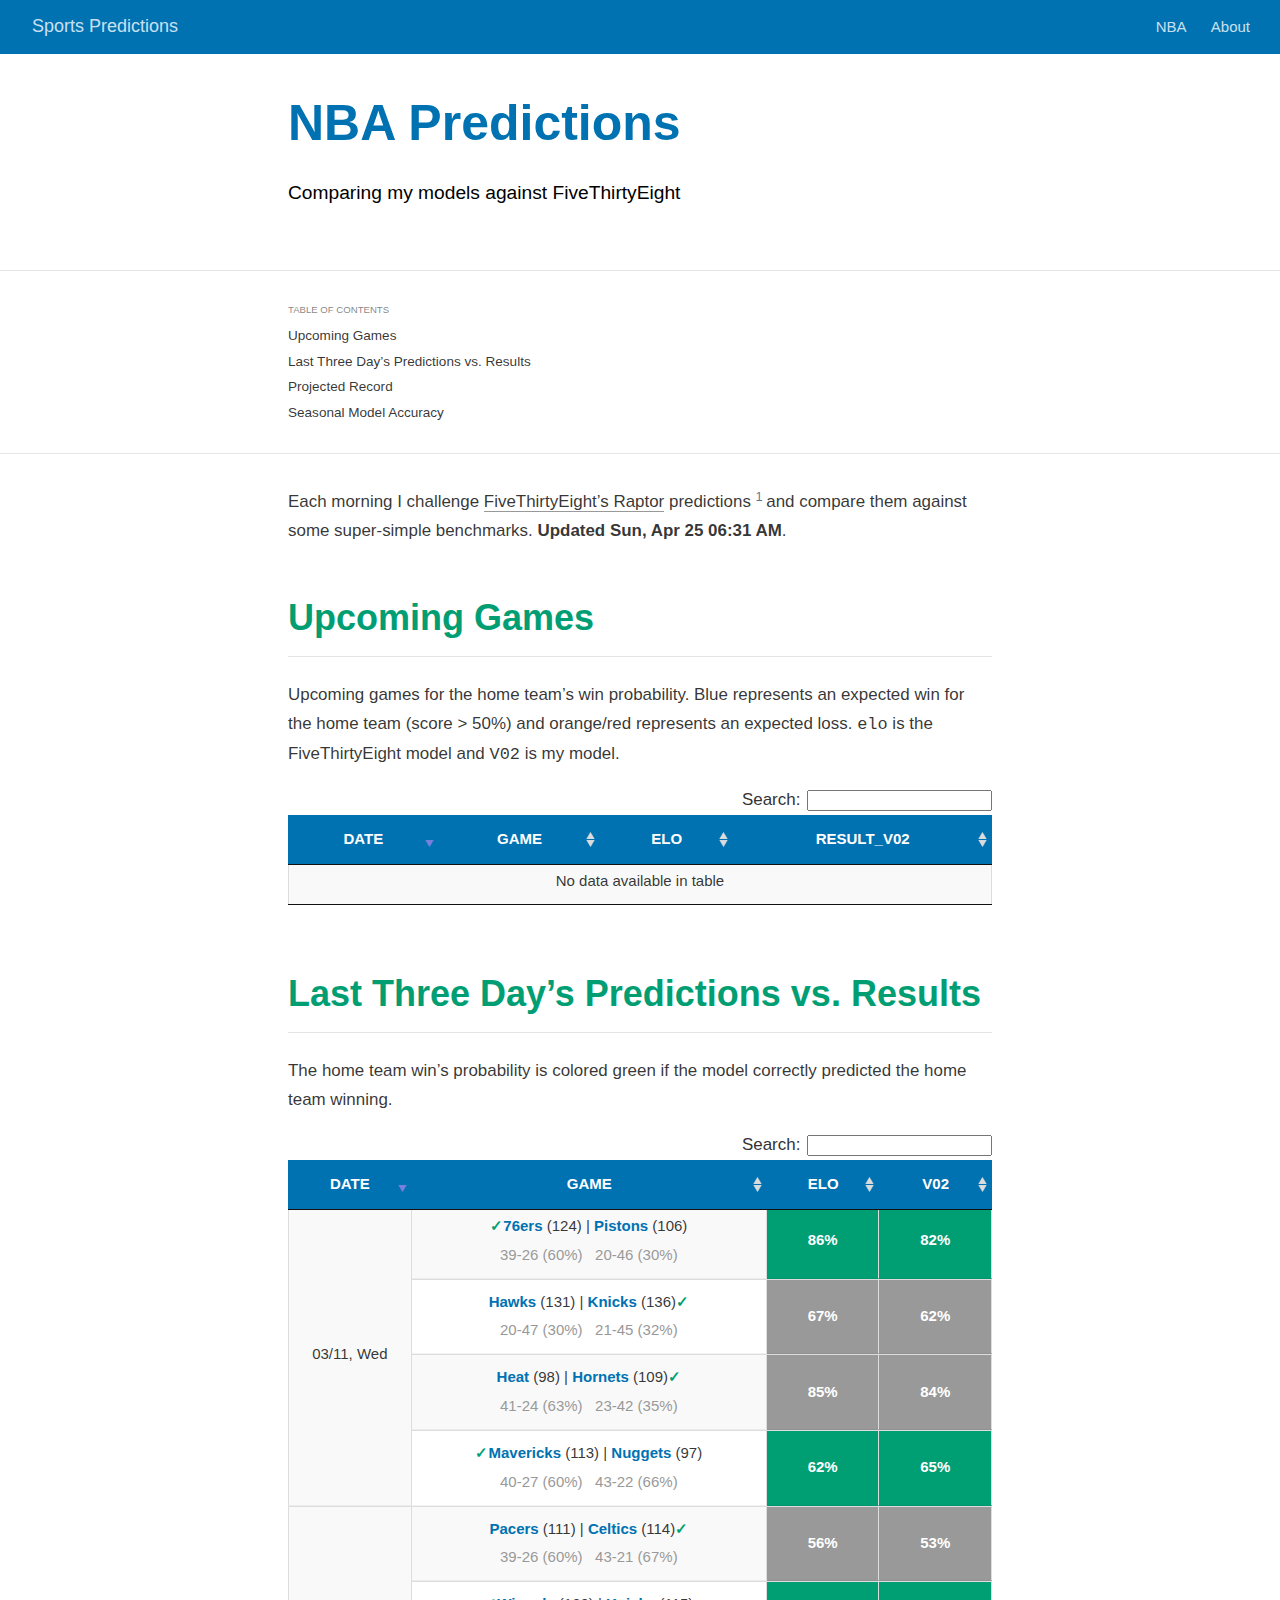
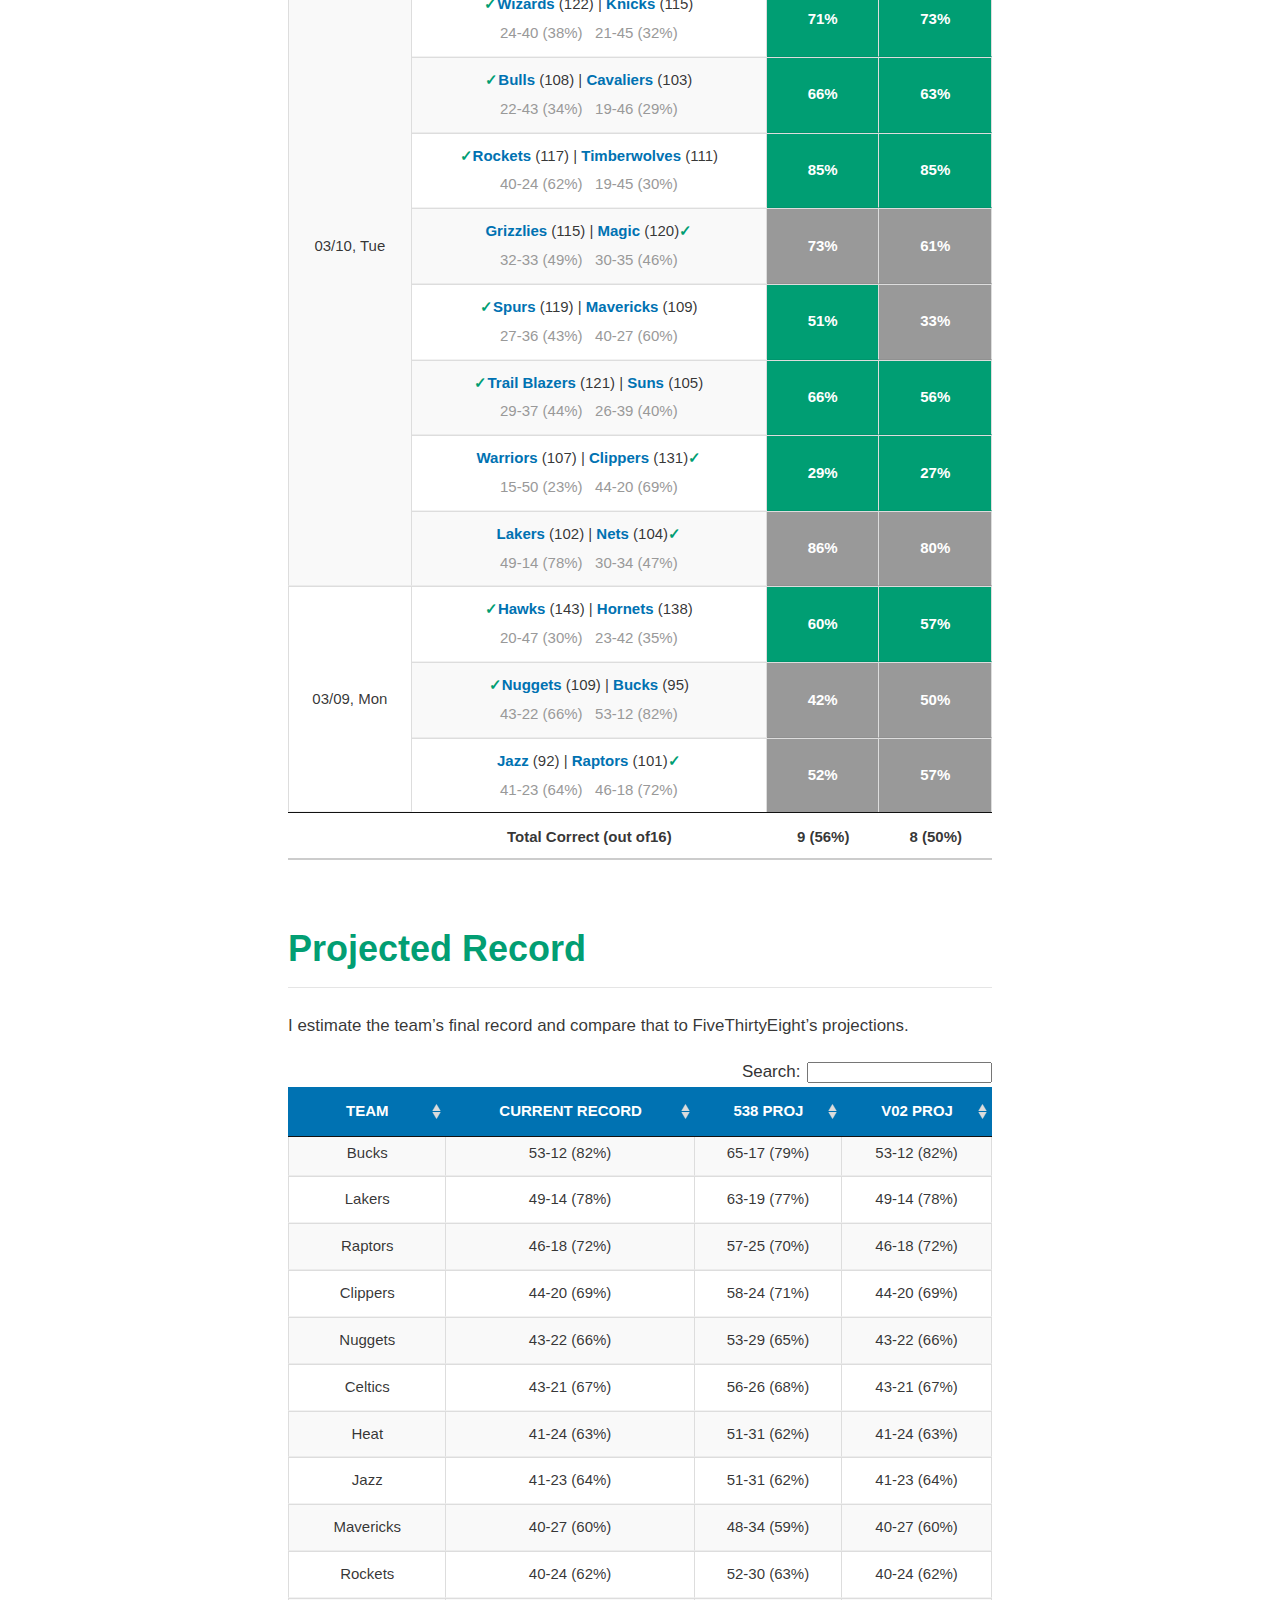
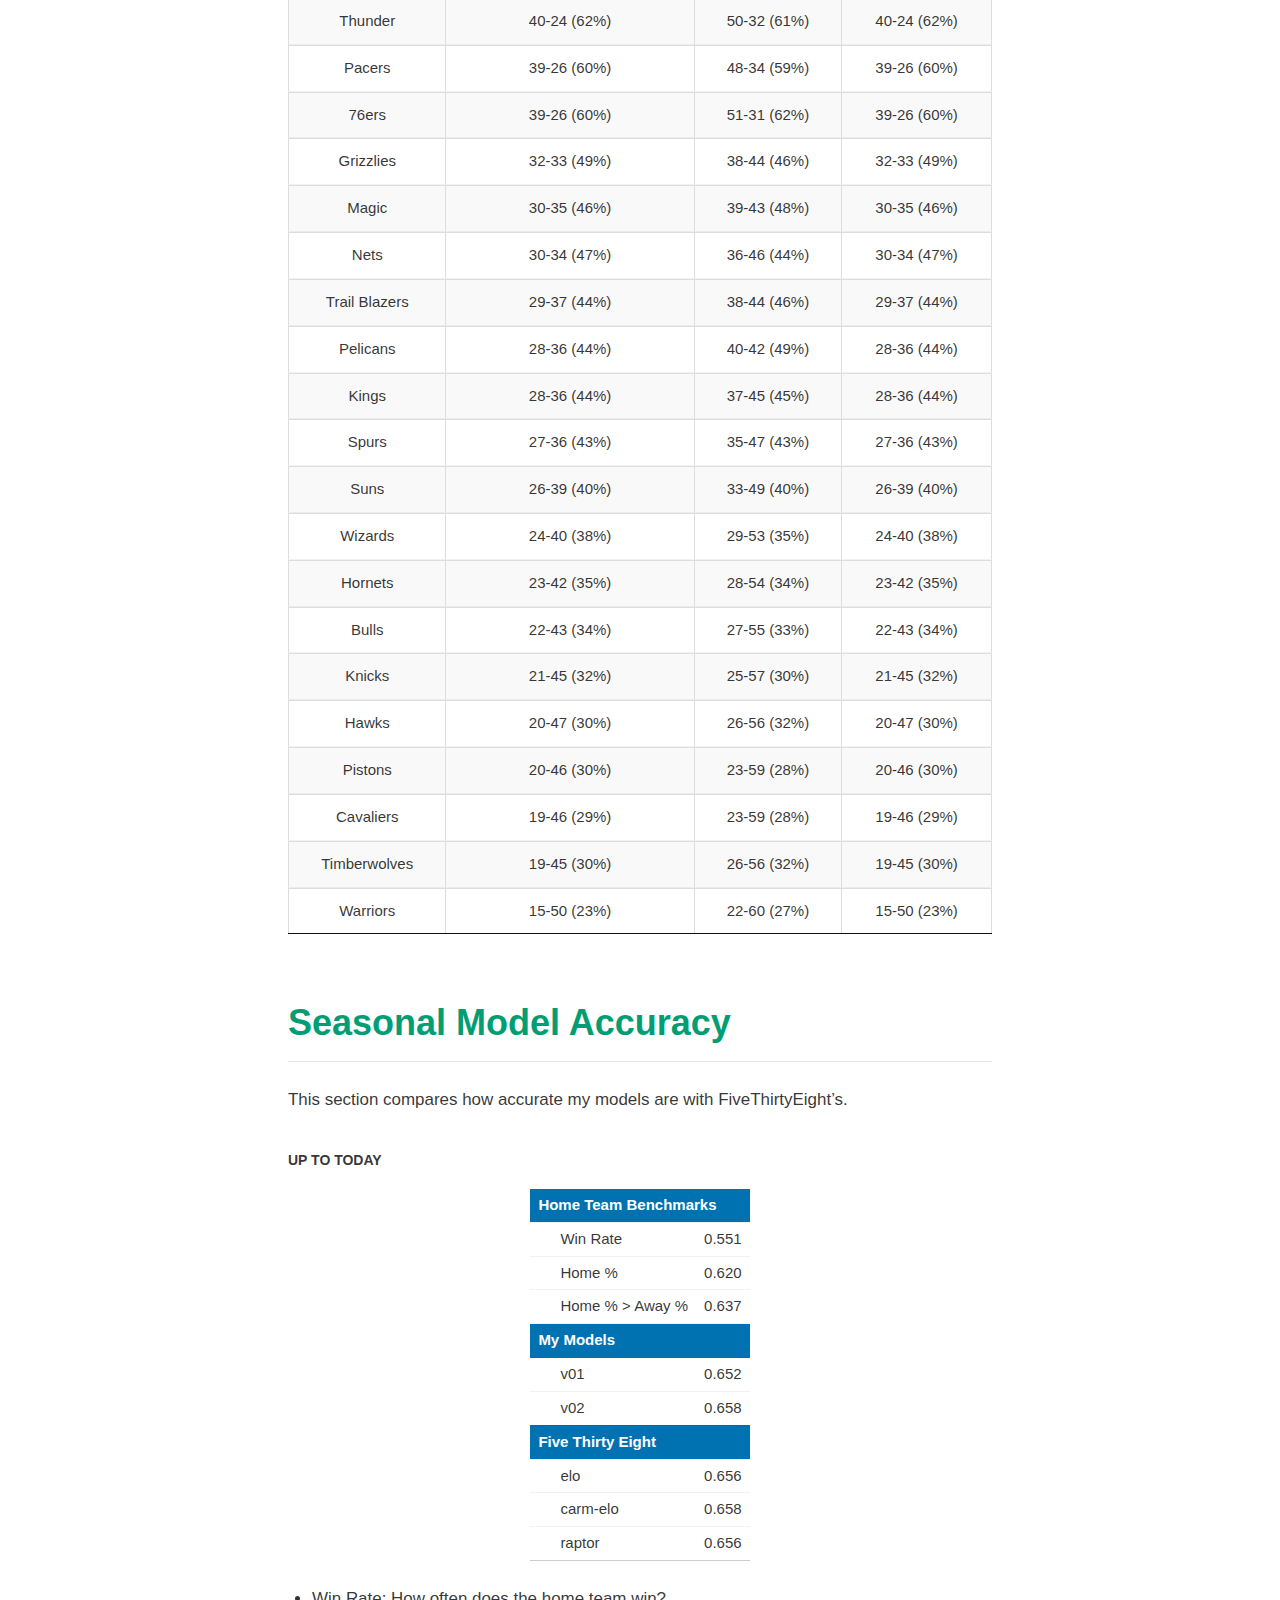
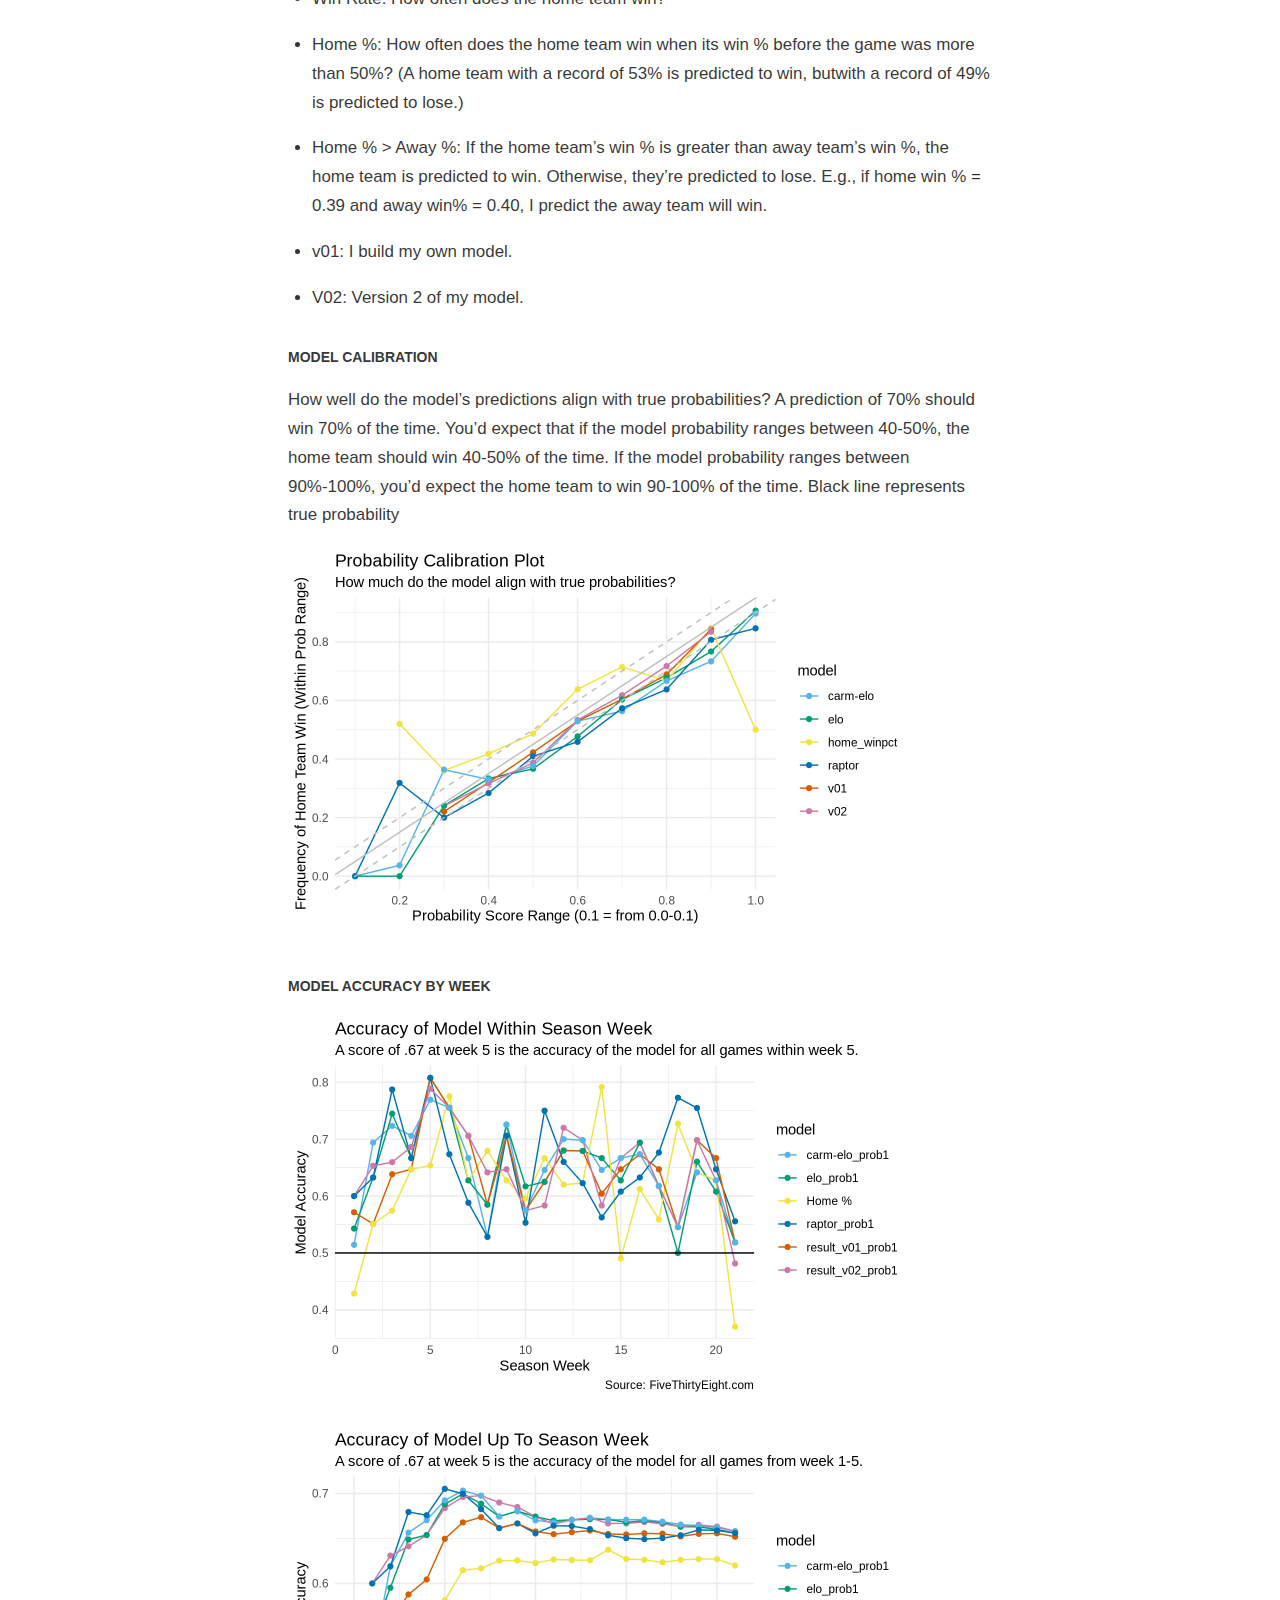
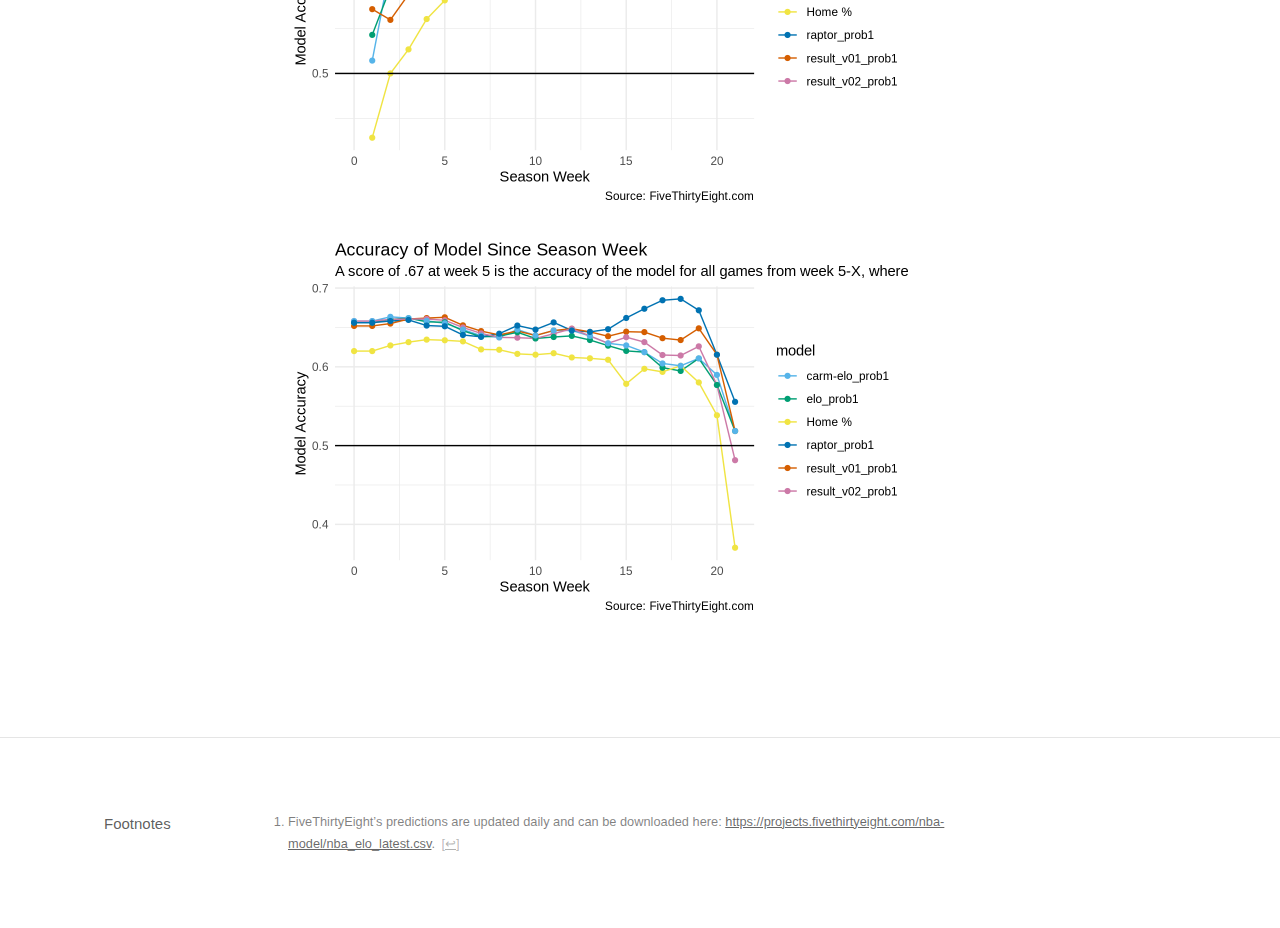
<file: docs/index.html>
<!DOCTYPE html>

<html xmlns="http://www.w3.org/1999/xhtml" lang="" xml:lang="">

<head>
  <meta charset="utf-8"/>
  <meta name="viewport" content="width=device-width, initial-scale=1"/>
  <meta http-equiv="X-UA-Compatible" content="IE=Edge,chrome=1"/>
  <meta name="generator" content="distill" />

  <style type="text/css">
  /* Hide doc at startup (prevent jankiness while JS renders/transforms) */
  body {
    visibility: hidden;
  }
  </style>

 <!--radix_placeholder_import_source-->
 <!--/radix_placeholder_import_source-->

  <!--radix_placeholder_meta_tags-->
  <title>Sports Predictions: NBA Predictions</title>
  
  <meta property="description" itemprop="description" content="Comparing my models against FiveThirtyEight"/>
  
  
  
  <!--  https://developers.facebook.com/docs/sharing/webmasters#markup -->
  <meta property="og:title" content="Sports Predictions: NBA Predictions"/>
  <meta property="og:type" content="article"/>
  <meta property="og:description" content="Comparing my models against FiveThirtyEight"/>
  <meta property="og:locale" content="en_US"/>
  <meta property="og:site_name" content="Sports Predictions"/>
  
  <!--  https://dev.twitter.com/cards/types/summary -->
  <meta property="twitter:card" content="summary"/>
  <meta property="twitter:title" content="Sports Predictions: NBA Predictions"/>
  <meta property="twitter:description" content="Comparing my models against FiveThirtyEight"/>
  
  <!--/radix_placeholder_meta_tags-->
  <!--radix_placeholder_rmarkdown_metadata-->
  
  <script type="text/json" id="radix-rmarkdown-metadata">
  {"type":"list","attributes":{"names":{"type":"character","attributes":{},"value":["title","description","site"]}},"value":[{"type":"character","attributes":{},"value":["NBA Predictions"]},{"type":"character","attributes":{},"value":["Comparing my models against FiveThirtyEight\n"]},{"type":"character","attributes":{},"value":["distill::distill_website"]}]}
  </script>
  <!--/radix_placeholder_rmarkdown_metadata-->
  <!--radix_placeholder_navigation_in_header-->
  
  <script type="application/javascript">
  
    window.headroom_prevent_pin = false;
  
    window.document.addEventListener("DOMContentLoaded", function (event) {
  
      // initialize headroom for banner
      var header = $('header').get(0);
      var headerHeight = header.offsetHeight;
      var headroom = new Headroom(header, {
        onPin : function() {
          if (window.headroom_prevent_pin) {
            window.headroom_prevent_pin = false;
            headroom.unpin();
          }
        }
      });
      headroom.init();
      if(window.location.hash)
        headroom.unpin();
      $(header).addClass('headroom--transition');
  
      // offset scroll location for banner on hash change
      // (see: https://github.com/WickyNilliams/headroom.js/issues/38)
      window.addEventListener("hashchange", function(event) {
        window.scrollTo(0, window.pageYOffset - (headerHeight + 25));
      });
  
      // responsive menu
      $('.distill-site-header').each(function(i, val) {
        var topnav = $(this);
        var toggle = topnav.find('.nav-toggle');
        toggle.on('click', function() {
          topnav.toggleClass('responsive');
        });
      });
  
      // nav dropdowns
      $('.nav-dropbtn').click(function(e) {
        $(this).next('.nav-dropdown-content').toggleClass('nav-dropdown-active');
        $(this).parent().siblings('.nav-dropdown')
           .children('.nav-dropdown-content').removeClass('nav-dropdown-active');
      });
      $("body").click(function(e){
        $('.nav-dropdown-content').removeClass('nav-dropdown-active');
      });
      $(".nav-dropdown").click(function(e){
        e.stopPropagation();
      });
    });
  </script>
  
  <style type="text/css">
  
  /* Theme (user-documented overrideables for nav appearance) */
  
  .distill-site-nav {
    color: rgba(255, 255, 255, 0.8);
    background-color: #455a64;
    font-size: 15px;
    font-weight: 300;
  }
  
  .distill-site-nav a {
    color: inherit;
    text-decoration: none;
  }
  
  .distill-site-nav a:hover {
    color: white;
  }
  
  @media print {
    .distill-site-nav {
      display: none;
    }
  }
  
  .distill-site-header {
  
  }
  
  .distill-site-footer {
  
  }
  
  
  /* Site Header */
  
  .distill-site-header {
    width: 100%;
    box-sizing: border-box;
    z-index: 3;
  }
  
  .distill-site-header .nav-left {
    display: inline-block;
    margin-left: 8px;
  }
  
  @media screen and (max-width: 768px) {
    .distill-site-header .nav-left {
      margin-left: 0;
    }
  }
  
  
  .distill-site-header .nav-right {
    float: right;
    margin-right: 8px;
  }
  
  .distill-site-header a,
  .distill-site-header .title {
    display: inline-block;
    text-align: center;
    padding: 14px 10px 14px 10px;
  }
  
  .distill-site-header .title {
    font-size: 18px;
  }
  
  .distill-site-header .logo {
    padding: 0;
  }
  
  .distill-site-header .logo img {
    display: none;
    max-height: 20px;
    width: auto;
    margin-bottom: -4px;
  }
  
  .distill-site-header .nav-image img {
    max-height: 18px;
    width: auto;
    display: inline-block;
    margin-bottom: -3px;
  }
  
  
  
  @media screen and (min-width: 1000px) {
    .distill-site-header .logo img {
      display: inline-block;
    }
    .distill-site-header .nav-left {
      margin-left: 20px;
    }
    .distill-site-header .nav-right {
      margin-right: 20px;
    }
    .distill-site-header .title {
      padding-left: 12px;
    }
  }
  
  
  .distill-site-header .nav-toggle {
    display: none;
  }
  
  .nav-dropdown {
    display: inline-block;
    position: relative;
  }
  
  .nav-dropdown .nav-dropbtn {
    border: none;
    outline: none;
    color: rgba(255, 255, 255, 0.8);
    padding: 16px 10px;
    background-color: transparent;
    font-family: inherit;
    font-size: inherit;
    font-weight: inherit;
    margin: 0;
    margin-top: 1px;
    z-index: 2;
  }
  
  .nav-dropdown-content {
    display: none;
    position: absolute;
    background-color: white;
    min-width: 200px;
    border: 1px solid rgba(0,0,0,0.15);
    border-radius: 4px;
    box-shadow: 0px 8px 16px 0px rgba(0,0,0,0.1);
    z-index: 1;
    margin-top: 2px;
    white-space: nowrap;
    padding-top: 4px;
    padding-bottom: 4px;
  }
  
  .nav-dropdown-content hr {
    margin-top: 4px;
    margin-bottom: 4px;
    border: none;
    border-bottom: 1px solid rgba(0, 0, 0, 0.1);
  }
  
  .nav-dropdown-active {
    display: block;
  }
  
  .nav-dropdown-content a, .nav-dropdown-content .nav-dropdown-header {
    color: black;
    padding: 6px 24px;
    text-decoration: none;
    display: block;
    text-align: left;
  }
  
  .nav-dropdown-content .nav-dropdown-header {
    display: block;
    padding: 5px 24px;
    padding-bottom: 0;
    text-transform: uppercase;
    font-size: 14px;
    color: #999999;
    white-space: nowrap;
  }
  
  .nav-dropdown:hover .nav-dropbtn {
    color: white;
  }
  
  .nav-dropdown-content a:hover {
    background-color: #ddd;
    color: black;
  }
  
  .nav-right .nav-dropdown-content {
    margin-left: -45%;
    right: 0;
  }
  
  @media screen and (max-width: 768px) {
    .distill-site-header a, .distill-site-header .nav-dropdown  {display: none;}
    .distill-site-header a.nav-toggle {
      float: right;
      display: block;
    }
    .distill-site-header .title {
      margin-left: 0;
    }
    .distill-site-header .nav-right {
      margin-right: 0;
    }
    .distill-site-header {
      overflow: hidden;
    }
    .nav-right .nav-dropdown-content {
      margin-left: 0;
    }
  }
  
  
  @media screen and (max-width: 768px) {
    .distill-site-header.responsive {position: relative;}
    .distill-site-header.responsive a.nav-toggle {
      position: absolute;
      right: 0;
      top: 0;
    }
    .distill-site-header.responsive a,
    .distill-site-header.responsive .nav-dropdown {
      display: block;
      text-align: left;
    }
    .distill-site-header.responsive .nav-left,
    .distill-site-header.responsive .nav-right {
      width: 100%;
    }
    .distill-site-header.responsive .nav-dropdown {float: none;}
    .distill-site-header.responsive .nav-dropdown-content {position: relative;}
    .distill-site-header.responsive .nav-dropdown .nav-dropbtn {
      display: block;
      width: 100%;
      text-align: left;
    }
  }
  
  /* Site Footer */
  
  .distill-site-footer {
    width: 100%;
    overflow: hidden;
    box-sizing: border-box;
    z-index: 3;
    margin-top: 30px;
    padding-top: 30px;
    padding-bottom: 30px;
    text-align: center;
  }
  
  /* Headroom */
  
  d-title {
    padding-top: 6rem;
  }
  
  @media print {
    d-title {
      padding-top: 4rem;
    }
  }
  
  .headroom {
    z-index: 1000;
    position: fixed;
    top: 0;
    left: 0;
    right: 0;
  }
  
  .headroom--transition {
    transition: all .4s ease-in-out;
  }
  
  .headroom--unpinned {
    top: -100px;
  }
  
  .headroom--pinned {
    top: 0;
  }
  
  </style>
  
  <link href="site_libs/font-awesome-5.1.0/css/all.css" rel="stylesheet"/>
  <link href="site_libs/font-awesome-5.1.0/css/v4-shims.css" rel="stylesheet"/>
  <script src="site_libs/headroom-0.9.4/headroom.min.js"></script>
  <!--/radix_placeholder_navigation_in_header-->
  <!--radix_placeholder_distill-->
  
  <style type="text/css">
  
  body {
    background-color: white;
  }
  
  .pandoc-table {
    width: 100%;
  }
  
  .pandoc-table>caption {
    margin-bottom: 10px;
  }
  
  .pandoc-table th:not([align]) {
    text-align: left;
  }
  
  .pagedtable-footer {
    font-size: 15px;
  }
  
  .html-widget {
    margin-bottom: 2.0em;
  }
  
  .l-screen-inset {
    padding-right: 16px;
  }
  
  .l-screen .caption {
    margin-left: 10px;
  }
  
  .shaded {
    background: rgb(247, 247, 247);
    padding-top: 20px;
    padding-bottom: 20px;
    border-top: 1px solid rgba(0, 0, 0, 0.1);
    border-bottom: 1px solid rgba(0, 0, 0, 0.1);
  }
  
  .shaded .html-widget {
    margin-bottom: 0;
    border: 1px solid rgba(0, 0, 0, 0.1);
  }
  
  .shaded .shaded-content {
    background: white;
  }
  
  .text-output {
    margin-top: 0;
    line-height: 1.5em;
  }
  
  .hidden {
    display: none !important;
  }
  
  d-article {
    padding-bottom: 30px;
  }
  
  d-appendix {
    padding-top: 30px;
  }
  
  d-article>p>img {
    width: 100%;
  }
  
  d-article iframe {
    border: 1px solid rgba(0, 0, 0, 0.1);
    margin-bottom: 2.0em;
    width: 100%;
  }
  
  figure img.external {
    background: white;
    border: 1px solid rgba(0, 0, 0, 0.1);
    box-shadow: 0 1px 8px rgba(0, 0, 0, 0.1);
    padding: 18px;
    box-sizing: border-box;
  }
  
  /* CSS for table of contents */
  
  .d-toc {
    color: rgba(0,0,0,0.8);
    font-size: 0.8em;
    line-height: 1em;
  }
  
  .d-toc-header {
    font-size: 0.6rem;
    font-weight: 400;
    color: rgba(0, 0, 0, 0.5);
    text-transform: uppercase;
    margin-top: 0;
    margin-bottom: 1.3em;
  }
  
  .d-toc a {
    border-bottom: none;
  }
  
  .d-toc ul {
    padding-left: 0;
  }
  
  .d-toc li>ul {
    padding-top: 0.8em;
    padding-left: 16px;
    margin-bottom: 0.6em;
  }
  
  .d-toc ul,
  .d-toc li {
    list-style-type: none;
  }
  
  .d-toc li {
    margin-bottom: 0.9em;
  }
  
  .d-toc-separator {
    margin-top: 20px;
    margin-bottom: 2em;
  }
  
  .d-article-with-toc {
    border-top: none;
    padding-top: 0;
  }
  
  
  
  /* Tweak code blocks (note that this CSS is repeated above in an injection
     into the d-code shadow dom) */
  
  d-code {
    overflow-x: auto !important;
  }
  
  pre.d-code code.d-code {
    padding-left: 10px;
    font-size: 12px;
    border-left: 2px solid rgba(0,0,0,0.1);
  }
  
  pre.text-output {
  
    font-size: 12px;
    color: black;
    background: none;
    font-family: Consolas, Monaco, 'Andale Mono', 'Ubuntu Mono', monospace;
    text-align: left;
    white-space: pre;
    word-spacing: normal;
    word-break: normal;
    word-wrap: normal;
    line-height: 1.5;
  
    -moz-tab-size: 4;
    -o-tab-size: 4;
    tab-size: 4;
  
    -webkit-hyphens: none;
    -moz-hyphens: none;
    -ms-hyphens: none;
    hyphens: none;
  }
  
  @media(min-width: 768px) {
  
  d-code {
    overflow-x: visible !important;
  }
  
  pre.d-code code.d-code  {
      padding-left: 18px;
      font-size: 14px;
  }
  pre.text-output {
    font-size: 14px;
  }
  }
  
  /* Figure */
  
  .figure {
    position: relative;
    margin-bottom: 2.5em;
    margin-top: 1.5em;
  }
  
  .figure img {
    width: 100%;
  }
  
  .figure .caption {
    color: rgba(0, 0, 0, 0.6);
    font-size: 12px;
    line-height: 1.5em;
  }
  
  .figure img.external {
    background: white;
    border: 1px solid rgba(0, 0, 0, 0.1);
    box-shadow: 0 1px 8px rgba(0, 0, 0, 0.1);
    padding: 18px;
    box-sizing: border-box;
  }
  
  .figure .caption a {
    color: rgba(0, 0, 0, 0.6);
  }
  
  .figure .caption b,
  .figure .caption strong, {
    font-weight: 600;
    color: rgba(0, 0, 0, 1.0);
  }
  
  
  
  /* Tweak 1000px media break to show more text */
  
  @media(min-width: 1000px) {
    .base-grid,
    distill-header,
    d-title,
    d-abstract,
    d-article,
    d-appendix,
    distill-appendix,
    d-byline,
    d-footnote-list,
    d-citation-list,
    distill-footer {
      grid-template-columns: [screen-start] 1fr [page-start kicker-start] 80px [middle-start] 50px [text-start kicker-end] 65px 65px 65px 65px 65px 65px 65px 65px [text-end gutter-start] 65px [middle-end] 65px [page-end gutter-end] 1fr [screen-end];
      grid-column-gap: 16px;
    }
  
    .grid {
      grid-column-gap: 16px;
    }
  
    d-article {
      font-size: 1.06rem;
      line-height: 1.7em;
    }
    figure .caption, .figure .caption, figure figcaption {
      font-size: 13px;
    }
  }
  
  @media(min-width: 1180px) {
    .base-grid,
    distill-header,
    d-title,
    d-abstract,
    d-article,
    d-appendix,
    distill-appendix,
    d-byline,
    d-footnote-list,
    d-citation-list,
    distill-footer {
      grid-template-columns: [screen-start] 1fr [page-start kicker-start] 60px [middle-start] 60px [text-start kicker-end] 60px 60px 60px 60px 60px 60px 60px 60px [text-end gutter-start] 60px [middle-end] 60px [page-end gutter-end] 1fr [screen-end];
      grid-column-gap: 32px;
    }
  
    .grid {
      grid-column-gap: 32px;
    }
  }
  
  
  /* Get the citation styles for the appendix (not auto-injected on render since
     we do our own rendering of the citation appendix) */
  
  d-appendix .citation-appendix,
  .d-appendix .citation-appendix {
    font-size: 11px;
    line-height: 15px;
    border-left: 1px solid rgba(0, 0, 0, 0.1);
    padding-left: 18px;
    border: 1px solid rgba(0,0,0,0.1);
    background: rgba(0, 0, 0, 0.02);
    padding: 10px 18px;
    border-radius: 3px;
    color: rgba(150, 150, 150, 1);
    overflow: hidden;
    margin-top: -12px;
    white-space: pre-wrap;
    word-wrap: break-word;
  }
  
  
  /* Social footer */
  
  .social_footer {
    margin-top: 30px;
    margin-bottom: 0;
    color: rgba(0,0,0,0.67);
  }
  
  .disqus-comments {
    margin-right: 30px;
  }
  
  .disqus-comment-count {
    border-bottom: 1px solid rgba(0, 0, 0, 0.4);
    cursor: pointer;
  }
  
  #disqus_thread {
    margin-top: 30px;
  }
  
  .article-sharing a {
    border-bottom: none;
    margin-right: 8px;
  }
  
  .article-sharing a:hover {
    border-bottom: none;
  }
  
  .sidebar-section.subscribe {
    font-size: 12px;
    line-height: 1.6em;
  }
  
  .subscribe p {
    margin-bottom: 0.5em;
  }
  
  
  .article-footer .subscribe {
    font-size: 15px;
    margin-top: 45px;
  }
  
  
  /* Improve display for browsers without grid (IE/Edge <= 15) */
  
  .downlevel {
    line-height: 1.6em;
    font-family: -apple-system, BlinkMacSystemFont, "Segoe UI", Roboto, Oxygen, Ubuntu, Cantarell, "Fira Sans", "Droid Sans", "Helvetica Neue", Arial, sans-serif;
    margin: 0;
  }
  
  .downlevel .d-title {
    padding-top: 6rem;
    padding-bottom: 1.5rem;
  }
  
  .downlevel .d-title h1 {
    font-size: 50px;
    font-weight: 700;
    line-height: 1.1em;
    margin: 0 0 0.5rem;
  }
  
  .downlevel .d-title p {
    font-weight: 300;
    font-size: 1.2rem;
    line-height: 1.55em;
    margin-top: 0;
  }
  
  .downlevel .d-byline {
    padding-top: 0.8em;
    padding-bottom: 0.8em;
    font-size: 0.8rem;
    line-height: 1.8em;
  }
  
  .downlevel .section-separator {
    border: none;
    border-top: 1px solid rgba(0, 0, 0, 0.1);
  }
  
  .downlevel .d-article {
    font-size: 1.06rem;
    line-height: 1.7em;
    padding-top: 1rem;
    padding-bottom: 2rem;
  }
  
  
  .downlevel .d-appendix {
    padding-left: 0;
    padding-right: 0;
    max-width: none;
    font-size: 0.8em;
    line-height: 1.7em;
    margin-bottom: 0;
    color: rgba(0,0,0,0.5);
    padding-top: 40px;
    padding-bottom: 48px;
  }
  
  .downlevel .footnotes ol {
    padding-left: 13px;
  }
  
  .downlevel .base-grid,
  .downlevel .distill-header,
  .downlevel .d-title,
  .downlevel .d-abstract,
  .downlevel .d-article,
  .downlevel .d-appendix,
  .downlevel .distill-appendix,
  .downlevel .d-byline,
  .downlevel .d-footnote-list,
  .downlevel .d-citation-list,
  .downlevel .distill-footer,
  .downlevel .appendix-bottom,
  .downlevel .posts-container {
    padding-left: 40px;
    padding-right: 40px;
  }
  
  @media(min-width: 768px) {
    .downlevel .base-grid,
    .downlevel .distill-header,
    .downlevel .d-title,
    .downlevel .d-abstract,
    .downlevel .d-article,
    .downlevel .d-appendix,
    .downlevel .distill-appendix,
    .downlevel .d-byline,
    .downlevel .d-footnote-list,
    .downlevel .d-citation-list,
    .downlevel .distill-footer,
    .downlevel .appendix-bottom,
    .downlevel .posts-container {
    padding-left: 150px;
    padding-right: 150px;
    max-width: 900px;
  }
  }
  
  .downlevel pre code {
    display: block;
    border-left: 2px solid rgba(0, 0, 0, .1);
    padding: 0 0 0 20px;
    font-size: 14px;
  }
  
  .downlevel code, .downlevel pre {
    color: black;
    background: none;
    font-family: Consolas, Monaco, 'Andale Mono', 'Ubuntu Mono', monospace;
    text-align: left;
    white-space: pre;
    word-spacing: normal;
    word-break: normal;
    word-wrap: normal;
    line-height: 1.5;
  
    -moz-tab-size: 4;
    -o-tab-size: 4;
    tab-size: 4;
  
    -webkit-hyphens: none;
    -moz-hyphens: none;
    -ms-hyphens: none;
    hyphens: none;
  }
  
  </style>
  
  <script type="application/javascript">
  
  function is_downlevel_browser() {
    if (bowser.isUnsupportedBrowser({ msie: "12", msedge: "16"},
                                   window.navigator.userAgent)) {
      return true;
    } else {
      return window.load_distill_framework === undefined;
    }
  }
  
  // show body when load is complete
  function on_load_complete() {
  
    // set body to visible
    document.body.style.visibility = 'visible';
  
    // force redraw for leaflet widgets
    if (window.HTMLWidgets) {
      var maps = window.HTMLWidgets.findAll(".leaflet");
      $.each(maps, function(i, el) {
        var map = this.getMap();
        map.invalidateSize();
        map.eachLayer(function(layer) {
          if (layer instanceof L.TileLayer)
            layer.redraw();
        });
      });
    }
  
    // trigger 'shown' so htmlwidgets resize
    $('d-article').trigger('shown');
  }
  
  function init_distill() {
  
    init_common();
  
    // create front matter
    var front_matter = $('<d-front-matter></d-front-matter>');
    $('#distill-front-matter').wrap(front_matter);
  
    // create d-title
    $('.d-title').changeElementType('d-title');
  
    // create d-byline
    var byline = $('<d-byline></d-byline>');
    $('.d-byline').replaceWith(byline);
  
    // create d-article
    var article = $('<d-article></d-article>');
    $('.d-article').wrap(article).children().unwrap();
  
    // move posts container into article
    $('.posts-container').appendTo($('d-article'));
  
    // create d-appendix
    $('.d-appendix').changeElementType('d-appendix');
  
    // create d-bibliography
    var bibliography = $('<d-bibliography></d-bibliography>');
    $('#distill-bibliography').wrap(bibliography);
  
    // flag indicating that we have appendix items
    var appendix = $('.appendix-bottom').children('h3').length > 0;
  
    // replace citations with <d-cite>
    $('.citation').each(function(i, val) {
      appendix = true;
      var cites = $(this).attr('data-cites').split(" ");
      var dt_cite = $('<d-cite></d-cite>');
      dt_cite.attr('key', cites.join());
      $(this).replaceWith(dt_cite);
    });
    // remove refs
    $('#refs').remove();
  
    // replace footnotes with <d-footnote>
    $('.footnote-ref').each(function(i, val) {
      appendix = true;
      var href = $(this).attr('href');
      var id = href.replace('#', '');
      var fn = $('#' + id);
      var fn_p = $('#' + id + '>p');
      fn_p.find('.footnote-back').remove();
      var text = fn_p.html();
      var dtfn = $('<d-footnote></d-footnote>');
      dtfn.html(text);
      $(this).replaceWith(dtfn);
    });
    // remove footnotes
    $('.footnotes').remove();
  
    $('h1.appendix, h2.appendix').each(function(i, val) {
      $(this).changeElementType('h3');
    });
    $('h3.appendix').each(function(i, val) {
      var id = $(this).attr('id');
      $('.d-toc a[href="#' + id + '"]').parent().remove();
      appendix = true;
      $(this).nextUntil($('h1, h2, h3')).addBack().appendTo($('d-appendix'));
    });
  
    // show d-appendix if we have appendix content
    $("d-appendix").css('display', appendix ? 'grid' : 'none');
  
    // replace code blocks with d-code
    $('pre>code').each(function(i, val) {
      var code = $(this);
      var pre = code.parent();
      var clz = "";
      var language = pre.attr('class');
      if (language) {
        // map unknown languages to "clike" (without this they just dissapear)
        if ($.inArray(language, ["bash", "clike", "css", "go", "html",
                                 "javascript", "js", "julia", "lua", "markdown",
                                 "markup", "mathml", "python", "svg", "xml"]) == -1)
          language = "clike";
        language = ' language="' + language + '"';
        var dt_code = $('<d-code block' + language + clz + '></d-code>');
        dt_code.text(code.text());
        pre.replaceWith(dt_code);
      } else {
        code.addClass('text-output').unwrap().changeElementType('pre');
      }
    });
  
    // localize layout chunks to just output
    $('.layout-chunk').each(function(i, val) {
  
      // capture layout
      var layout = $(this).attr('data-layout');
  
      // apply layout to markdown level block elements
      var elements = $(this).children().not('d-code, pre.text-output, script');
      elements.each(function(i, el) {
        var layout_div = $('<div class="' + layout + '"></div>');
        if (layout_div.hasClass('shaded')) {
          var shaded_content = $('<div class="shaded-content"></div>');
          $(this).wrap(shaded_content);
          $(this).parent().wrap(layout_div);
        } else {
          $(this).wrap(layout_div);
        }
      });
  
  
      // unwrap the layout-chunk div
      $(this).children().unwrap();
    });
  
    // load distill framework
    load_distill_framework();
  
    // wait for window.distillRunlevel == 4 to do post processing
    function distill_post_process() {
  
      if (!window.distillRunlevel || window.distillRunlevel < 4)
        return;
  
      // hide author/affiliations entirely if we have no authors
      var front_matter = JSON.parse($("#distill-front-matter").html());
      var have_authors = front_matter.authors && front_matter.authors.length > 0;
      if (!have_authors)
        $('d-byline').addClass('hidden');
  
      // table of contents
      if (have_authors) // adjust border if we are in authors
        $('.d-toc').parent().addClass('d-article-with-toc');
  
      // strip links that point to #
      $('.authors-affiliations').find('a[href="#"]').removeAttr('href');
  
      // hide elements of author/affiliations grid that have no value
      function hide_byline_column(caption) {
        $('d-byline').find('h3:contains("' + caption + '")').parent().css('visibility', 'hidden');
      }
  
      // affiliations
      var have_affiliations = false;
      for (var i = 0; i<front_matter.authors.length; ++i) {
        var author = front_matter.authors[i];
        if (author.affiliation !== "&nbsp;") {
          have_affiliations = true;
          break;
        }
      }
      if (!have_affiliations)
        $('d-byline').find('h3:contains("Affiliations")').css('visibility', 'hidden');
  
      // published date
      if (!front_matter.publishedDate)
        hide_byline_column("Published");
  
      // document object identifier
      var doi = $('d-byline').find('h3:contains("DOI")');
      var doi_p = doi.next().empty();
      if (!front_matter.doi) {
        // if we have a citation and valid citationText then link to that
        if ($('#citation').length > 0 && front_matter.citationText) {
          doi.html('Citation');
          $('<a href="#citation"></a>')
            .text(front_matter.citationText)
            .appendTo(doi_p);
        } else {
          hide_byline_column("DOI");
        }
      } else {
        $('<a></a>')
           .attr('href', "https://doi.org/" + front_matter.doi)
           .html(front_matter.doi)
           .appendTo(doi_p);
      }
  
       // change plural form of authors/affiliations
      if (front_matter.authors.length === 1) {
        var grid = $('.authors-affiliations');
        grid.children('h3:contains("Authors")').text('Author');
        grid.children('h3:contains("Affiliations")').text('Affiliation');
      }
  
      // inject pre code styles (can't do this with a global stylesheet b/c a shadow root is used)
      $('d-code').each(function(i, val) {
        var style = document.createElement('style');
        style.innerHTML = 'pre code { padding-left: 10px; font-size: 12px; border-left: 2px solid rgba(0,0,0,0.1); } ' +
                          '@media(min-width: 768px) { pre code { padding-left: 18px; font-size: 14px; } }';
        if (this.shadowRoot)
          this.shadowRoot.appendChild(style);
      });
  
      // move appendix-bottom entries to the bottom
      $('.appendix-bottom').appendTo('d-appendix').children().unwrap();
      $('.appendix-bottom').remove();
  
      // clear polling timer
      clearInterval(tid);
  
      // show body now that everything is ready
      on_load_complete();
    }
  
    var tid = setInterval(distill_post_process, 50);
    distill_post_process();
  
  }
  
  function init_downlevel() {
  
    init_common();
  
     // insert hr after d-title
    $('.d-title').after($('<hr class="section-separator"/>'));
  
    // check if we have authors
    var front_matter = JSON.parse($("#distill-front-matter").html());
    var have_authors = front_matter.authors && front_matter.authors.length > 0;
  
    // manage byline/border
    if (!have_authors)
      $('.d-byline').remove();
    $('.d-byline').after($('<hr class="section-separator"/>'));
    $('.d-byline a').remove();
  
    // remove toc
    $('.d-toc-header').remove();
    $('.d-toc').remove();
    $('.d-toc-separator').remove();
  
    // move appendix elements
    $('h1.appendix, h2.appendix').each(function(i, val) {
      $(this).changeElementType('h3');
    });
    $('h3.appendix').each(function(i, val) {
      $(this).nextUntil($('h1, h2, h3')).addBack().appendTo($('.d-appendix'));
    });
  
  
    // inject headers into references and footnotes
    var refs_header = $('<h3></h3>');
    refs_header.text('References');
    $('#refs').prepend(refs_header);
  
    var footnotes_header = $('<h3></h3');
    footnotes_header.text('Footnotes');
    $('.footnotes').children('hr').first().replaceWith(footnotes_header);
  
    // move appendix-bottom entries to the bottom
    $('.appendix-bottom').appendTo('.d-appendix').children().unwrap();
    $('.appendix-bottom').remove();
  
    // remove appendix if it's empty
    if ($('.d-appendix').children().length === 0)
      $('.d-appendix').remove();
  
    // prepend separator above appendix
    $('.d-appendix').before($('<hr class="section-separator" style="clear: both"/>'));
  
    // trim code
    $('pre>code').each(function(i, val) {
      $(this).html($.trim($(this).html()));
    });
  
    // move posts-container right before article
    $('.posts-container').insertBefore($('.d-article'));
  
    $('body').addClass('downlevel');
  
    on_load_complete();
  }
  
  
  function init_common() {
  
    // jquery plugin to change element types
    (function($) {
      $.fn.changeElementType = function(newType) {
        var attrs = {};
  
        $.each(this[0].attributes, function(idx, attr) {
          attrs[attr.nodeName] = attr.nodeValue;
        });
  
        this.replaceWith(function() {
          return $("<" + newType + "/>", attrs).append($(this).contents());
        });
      };
    })(jQuery);
  
    // prevent underline for linked images
    $('a > img').parent().css({'border-bottom' : 'none'});
  
    // mark non-body figures created by knitr chunks as 100% width
    $('.layout-chunk').each(function(i, val) {
      var figures = $(this).find('img, .html-widget');
      if ($(this).attr('data-layout') !== "l-body") {
        figures.css('width', '100%');
      } else {
        figures.css('max-width', '100%');
        figures.filter("[width]").each(function(i, val) {
          var fig = $(this);
          fig.css('width', fig.attr('width') + 'px');
        });
  
      }
    });
  
    // auto-append index.html to post-preview links in file: protocol
    // and in rstudio ide preview
    $('.post-preview').each(function(i, val) {
      if (window.location.protocol === "file:")
        $(this).attr('href', $(this).attr('href') + "index.html");
    });
  
    // get rid of index.html references in header
    if (window.location.protocol !== "file:") {
      $('.distill-site-header a[href]').each(function(i,val) {
        $(this).attr('href', $(this).attr('href').replace("index.html", "./"));
      });
    }
  
    // add class to pandoc style tables
    $('tr.header').parent('thead').parent('table').addClass('pandoc-table');
    $('.kable-table').children('table').addClass('pandoc-table');
  
    // add figcaption style to table captions
    $('caption').parent('table').addClass("figcaption");
  
    // initialize posts list
    if (window.init_posts_list)
      window.init_posts_list();
  
    // implmement disqus comment link
    $('.disqus-comment-count').click(function() {
      window.headroom_prevent_pin = true;
      $('#disqus_thread').toggleClass('hidden');
      if (!$('#disqus_thread').hasClass('hidden')) {
        var offset = $(this).offset();
        $(window).resize();
        $('html, body').animate({
          scrollTop: offset.top - 35
        });
      }
    });
  }
  
  document.addEventListener('DOMContentLoaded', function() {
    if (is_downlevel_browser())
      init_downlevel();
    else
      window.addEventListener('WebComponentsReady', init_distill);
  });
  
  </script>
  
  <!--/radix_placeholder_distill-->
  <script src="site_libs/htmlwidgets-1.5.1/htmlwidgets.js"></script>
  <script src="site_libs/jquery-1.12.4/jquery.min.js"></script>
  <link href="site_libs/datatables-css-0.0.0/datatables-crosstalk.css" rel="stylesheet" />
  <script src="site_libs/datatables-binding-0.11/datatables.js"></script>
  <link href="site_libs/dt-core-1.10.19/css/jquery.dataTables.min.css" rel="stylesheet" />
  <link href="site_libs/dt-core-1.10.19/css/jquery.dataTables.extra.css" rel="stylesheet" />
  <script src="site_libs/dt-core-1.10.19/js/jquery.dataTables.min.js"></script>
  <link href="site_libs/crosstalk-1.0.0/css/crosstalk.css" rel="stylesheet" />
  <script src="site_libs/crosstalk-1.0.0/js/crosstalk.min.js"></script>
  <script src="site_libs/RowsGroup-2.0.0/dataTables.rowsGroup.js"></script>
  <script src="site_libs/kePrint-0.0.1/kePrint.js"></script>
  <script src="site_libs/bowser-1.9.3/bowser.min.js"></script>
  <script src="site_libs/webcomponents-2.0.0/webcomponents.js"></script>
  <script src="site_libs/distill-2.2.21/template.v2.js"></script>
  <!--radix_placeholder_site_in_header-->
  <style type="text/css">
  .distill-site-nav {
    color: rgba(255, 255, 255, 0.8);
    background-color: #0072B2;
    font-size: 15px;
    font-weight: 300;
  }
  
  .distill-site-nav a {
    color: inherit;
    text-decoration: none;
  }
  
  .distill-site-nav a:hover {
    color: white;
  }
  
  .distill-site-header {
  }
  
  .distill-site-footer {
  }
  
  @media print {
    .distill-site-nav {
      display: none;
    }
  }
  
  h1 {
    color: #0072B2;
  }
  
  h2 {
    color: #029E73;
  }
  </style>
  <!--/radix_placeholder_site_in_header-->

  <link rel="stylesheet" href="styles.css" type="text/css"/>

</head>

<body>

<!--radix_placeholder_front_matter-->

<script id="distill-front-matter" type="text/json">
{"title":"NBA Predictions","description":"Comparing my models against FiveThirtyEight","authors":[]}
</script>

<!--/radix_placeholder_front_matter-->
<!--radix_placeholder_navigation_before_body-->
<header class="header header--fixed" role="banner">
<nav class="distill-site-nav distill-site-header">
<div class="nav-left">
<a href="index.html" class="title">Sports Predictions</a>
</div>
<div class="nav-right">
<a href="index.html">NBA</a>
<a href="about.html">About</a>
<a href="javascript:void(0);" class="nav-toggle">&#9776;</a>
</div>
</nav>
</header>
<!--/radix_placeholder_navigation_before_body-->
<!--radix_placeholder_site_before_body-->
<!--/radix_placeholder_site_before_body-->

<div class="d-title">
<h1>NBA Predictions</h1>
<p><p>Comparing my models against FiveThirtyEight</p></p>
</div>


<div class="d-article">
<h3 class="d-toc-header">Table of Contents</h3>
<nav class="d-toc" id="TOC">
<ul>
<li><a href="#upcoming-games">Upcoming Games</a></li>
<li><a href="#last-three-days-predictions-vs.-results">Last Three Day’s Predictions vs. Results</a></li>
<li><a href="#projected-record">Projected Record</a></li>
<li><a href="#seasonal-model-accuracy">Seasonal Model Accuracy</a></li>
</ul>
</nav>
<hr class="d-toc-separator"/>
<p>Each morning I challenge <a href="https://projects.fivethirtyeight.com/2020-nba-predictions/games/">FiveThirtyEight’s Raptor</a> predictions<a href="#fn1" class="footnote-ref" id="fnref1" role="doc-noteref"><sup>1</sup></a> and compare them against some super-simple benchmarks. <strong>Updated Sun, Apr 25 06:31 AM</strong>.</p>
<h2 id="upcoming-games">Upcoming Games</h2>
<p>Upcoming games for the home team’s win probability. Blue represents an expected win for the home team (score &gt; 50%) and orange/red represents an expected loss. <code>elo</code> is the FiveThirtyEight model and <code>V02</code> is my model.</p>
<div class="layout-chunk" data-layout="l-body">
<div id="htmlwidget-3c172b76da5a12639a39" style="width:100%;height:auto;" class="datatables html-widget"></div>
<script type="application/json" data-for="htmlwidget-3c172b76da5a12639a39">{"x":{"filter":"none","data":[[],[],[],[]],"container":"<table class=\"cell-border stripe\">\n  <thead>\n    <tr>\n      <th>DATE<\/th>\n      <th>GAME<\/th>\n      <th>ELO<\/th>\n      <th>RESULT_V02<\/th>\n    <\/tr>\n  <\/thead>\n<\/table>","options":{"initComplete":"function(settings, json) {\n$(this.api().table().header()).css({'font-size': '10pt', 'background-color': '#0072B2', 'color': '#fff'});\n}","pageLength":100,"dom":"ft","rowsGroup":[0],"columnDefs":[{"className":"dt-center","targets":[0,1,2,3]}],"order":[],"autoWidth":false,"orderClasses":false,"rowCallback":"function(row, data) {\nDTWidget.formatPercentage(this, row, data, 2, 0, 3, \",\", \".\");\nDTWidget.formatPercentage(this, row, data, 3, 0, 3, \",\", \".\");\nvar value=data[2]; $(this.api().cell(row, 2).node()).css({'font-weight':'bold','color':'white','background-color':isNaN(parseFloat(value)) ? '' : value <= 0.4 ? \"#D55E00\" : value <= 0.5 ? \"#E69F00\" : value <= 0.6 ? \"#56B4E9\" : \"#0072B2\"});\nvar value=data[3]; $(this.api().cell(row, 3).node()).css({'font-weight':'bold','color':'white','background-color':isNaN(parseFloat(value)) ? '' : value <= 0.4 ? \"#D55E00\" : value <= 0.5 ? \"#E69F00\" : value <= 0.6 ? \"#56B4E9\" : \"#0072B2\"});\n}"}},"evals":["options.initComplete","options.rowCallback"],"jsHooks":[]}</script>
</div>
<h2 id="last-three-days-predictions-vs.-results">Last Three Day’s Predictions vs. Results</h2>
<p>The home team win’s probability is colored green if the model correctly predicted the home team winning.</p>
<div class="layout-chunk" data-layout="l-body">
<div id="htmlwidget-e46ffc229bf741ca4bd9" style="width:100%;height:auto;" class="datatables html-widget"></div>
<script type="application/json" data-for="htmlwidget-e46ffc229bf741ca4bd9">{"x":{"filter":"none","class":"cell-border stripe","data":[["03/11, Wed","03/11, Wed","03/11, Wed","03/11, Wed","03/10, Tue","03/10, Tue","03/10, Tue","03/10, Tue","03/10, Tue","03/10, Tue","03/10, Tue","03/10, Tue","03/10, Tue","03/09, Mon","03/09, Mon","03/09, Mon"],["<font color=\"#009E73\"><strong>✓<\/strong><\/font><span style=\"font-weight:bold;color:#0072B2\">76ers<\/span> (124) | <span style=\"font-weight:bold;color:#0072B2\">Pistons<\/span> (106) <br><span style=\"color:#999999\">39-26 (60%)<\/span>&nbsp;&nbsp;&nbsp;<span style=\"color:#999999\">20-46 (30%)<\/span>"," <span style=\"font-weight:bold;color:#0072B2\">Hawks<\/span> (131) | <span style=\"font-weight:bold;color:#0072B2\">Knicks<\/span> (136)<font color=\"#009E73\"><strong>✓<\/strong><\/font><br><span style=\"color:#999999\">20-47 (30%)<\/span>&nbsp;&nbsp;&nbsp;<span style=\"color:#999999\">21-45 (32%)<\/span>"," <span style=\"font-weight:bold;color:#0072B2\">Heat<\/span> (98) | <span style=\"font-weight:bold;color:#0072B2\">Hornets<\/span> (109)<font color=\"#009E73\"><strong>✓<\/strong><\/font><br><span style=\"color:#999999\">41-24 (63%)<\/span>&nbsp;&nbsp;&nbsp;<span style=\"color:#999999\">23-42 (35%)<\/span>","<font color=\"#009E73\"><strong>✓<\/strong><\/font><span style=\"font-weight:bold;color:#0072B2\">Mavericks<\/span> (113) | <span style=\"font-weight:bold;color:#0072B2\">Nuggets<\/span> (97) <br><span style=\"color:#999999\">40-27 (60%)<\/span>&nbsp;&nbsp;&nbsp;<span style=\"color:#999999\">43-22 (66%)<\/span>"," <span style=\"font-weight:bold;color:#0072B2\">Pacers<\/span> (111) | <span style=\"font-weight:bold;color:#0072B2\">Celtics<\/span> (114)<font color=\"#009E73\"><strong>✓<\/strong><\/font><br><span style=\"color:#999999\">39-26 (60%)<\/span>&nbsp;&nbsp;&nbsp;<span style=\"color:#999999\">43-21 (67%)<\/span>","<font color=\"#009E73\"><strong>✓<\/strong><\/font><span style=\"font-weight:bold;color:#0072B2\">Wizards<\/span> (122) | <span style=\"font-weight:bold;color:#0072B2\">Knicks<\/span> (115) <br><span style=\"color:#999999\">24-40 (38%)<\/span>&nbsp;&nbsp;&nbsp;<span style=\"color:#999999\">21-45 (32%)<\/span>","<font color=\"#009E73\"><strong>✓<\/strong><\/font><span style=\"font-weight:bold;color:#0072B2\">Bulls<\/span> (108) | <span style=\"font-weight:bold;color:#0072B2\">Cavaliers<\/span> (103) <br><span style=\"color:#999999\">22-43 (34%)<\/span>&nbsp;&nbsp;&nbsp;<span style=\"color:#999999\">19-46 (29%)<\/span>","<font color=\"#009E73\"><strong>✓<\/strong><\/font><span style=\"font-weight:bold;color:#0072B2\">Rockets<\/span> (117) | <span style=\"font-weight:bold;color:#0072B2\">Timberwolves<\/span> (111) <br><span style=\"color:#999999\">40-24 (62%)<\/span>&nbsp;&nbsp;&nbsp;<span style=\"color:#999999\">19-45 (30%)<\/span>"," <span style=\"font-weight:bold;color:#0072B2\">Grizzlies<\/span> (115) | <span style=\"font-weight:bold;color:#0072B2\">Magic<\/span> (120)<font color=\"#009E73\"><strong>✓<\/strong><\/font><br><span style=\"color:#999999\">32-33 (49%)<\/span>&nbsp;&nbsp;&nbsp;<span style=\"color:#999999\">30-35 (46%)<\/span>","<font color=\"#009E73\"><strong>✓<\/strong><\/font><span style=\"font-weight:bold;color:#0072B2\">Spurs<\/span> (119) | <span style=\"font-weight:bold;color:#0072B2\">Mavericks<\/span> (109) <br><span style=\"color:#999999\">27-36 (43%)<\/span>&nbsp;&nbsp;&nbsp;<span style=\"color:#999999\">40-27 (60%)<\/span>","<font color=\"#009E73\"><strong>✓<\/strong><\/font><span style=\"font-weight:bold;color:#0072B2\">Trail Blazers<\/span> (121) | <span style=\"font-weight:bold;color:#0072B2\">Suns<\/span> (105) <br><span style=\"color:#999999\">29-37 (44%)<\/span>&nbsp;&nbsp;&nbsp;<span style=\"color:#999999\">26-39 (40%)<\/span>"," <span style=\"font-weight:bold;color:#0072B2\">Warriors<\/span> (107) | <span style=\"font-weight:bold;color:#0072B2\">Clippers<\/span> (131)<font color=\"#009E73\"><strong>✓<\/strong><\/font><br><span style=\"color:#999999\">15-50 (23%)<\/span>&nbsp;&nbsp;&nbsp;<span style=\"color:#999999\">44-20 (69%)<\/span>"," <span style=\"font-weight:bold;color:#0072B2\">Lakers<\/span> (102) | <span style=\"font-weight:bold;color:#0072B2\">Nets<\/span> (104)<font color=\"#009E73\"><strong>✓<\/strong><\/font><br><span style=\"color:#999999\">49-14 (78%)<\/span>&nbsp;&nbsp;&nbsp;<span style=\"color:#999999\">30-34 (47%)<\/span>","<font color=\"#009E73\"><strong>✓<\/strong><\/font><span style=\"font-weight:bold;color:#0072B2\">Hawks<\/span> (143) | <span style=\"font-weight:bold;color:#0072B2\">Hornets<\/span> (138) <br><span style=\"color:#999999\">20-47 (30%)<\/span>&nbsp;&nbsp;&nbsp;<span style=\"color:#999999\">23-42 (35%)<\/span>","<font color=\"#009E73\"><strong>✓<\/strong><\/font><span style=\"font-weight:bold;color:#0072B2\">Nuggets<\/span> (109) | <span style=\"font-weight:bold;color:#0072B2\">Bucks<\/span> (95) <br><span style=\"color:#999999\">43-22 (66%)<\/span>&nbsp;&nbsp;&nbsp;<span style=\"color:#999999\">53-12 (82%)<\/span>"," <span style=\"font-weight:bold;color:#0072B2\">Jazz<\/span> (92) | <span style=\"font-weight:bold;color:#0072B2\">Raptors<\/span> (101)<font color=\"#009E73\"><strong>✓<\/strong><\/font><br><span style=\"color:#999999\">41-23 (64%)<\/span>&nbsp;&nbsp;&nbsp;<span style=\"color:#999999\">46-18 (72%)<\/span>"],[0.860444762516316,0.668317598480003,0.853082146749273,0.619049080627984,0.564116941112799,0.707999374781941,0.6634159817702,0.852124734471218,0.730976257727826,0.506786390803858,0.664742840384548,0.286508211914139,0.864879419399398,0.603230070980393,0.417719384895992,0.521840559540563],[0.81637347,0.6166775,0.835682,0.653423,0.530666,0.7339432,0.6271387,0.8455588,0.6117676,0.32527518,0.5635565,0.27137616,0.80364823,0.56891406,0.49850738,0.56811094],[1,0,0,1,0,1,1,1,0,1,1,1,0,1,0,0],[1,0,0,1,0,1,1,1,0,0,1,1,0,1,0,0]],"container":"<table>\n  <thead>\n    <tr>\n      <th>DATE<\/th>\n      <th>GAME<\/th>\n      <th>ELO<\/th>\n      <th>V02<\/th>\n    <\/tr>\n  <\/thead>\n  <tfoot>\n    <tr>\n      <th><\/th>\n      <th>Total Correct (out of16)<\/th>\n      <th>9 (56%)<\/th>\n      <th>8 (50%)<\/th>\n    <\/tr>\n  <\/tfoot>\n<\/table>","options":{"initComplete":"function(settings, json) {\n$(this.api().table().header()).css({'font-size': '10pt', 'background-color': '#0072B2', 'color': '#fff'});\n}","pageLength":100,"dom":"ft","rowsGroup":[0],"columnDefs":[{"className":"dt-center","targets":[0,1,2,3,4]},{"targets":[4,5],"visible":false},{"className":"dt-right","targets":5}],"order":[],"autoWidth":false,"orderClasses":false,"rowCallback":"function(row, data) {\nDTWidget.formatPercentage(this, row, data, 2, 0, 3, \",\", \".\");\nDTWidget.formatPercentage(this, row, data, 3, 0, 3, \",\", \".\");\nvar value=data[4]; $(this.api().cell(row, 2).node()).css({'font-weight':'bold','color':'white','background-color':value == 0 ? \"#999999\" : value == 1 ? \"#009E73\" : value});\nvar value=data[5]; $(this.api().cell(row, 3).node()).css({'font-weight':'bold','color':'white','background-color':value == 0 ? \"#999999\" : value == 1 ? \"#009E73\" : value});\n}"}},"evals":["options.initComplete","options.rowCallback"],"jsHooks":[]}</script>
</div>
<h2 id="projected-record">Projected Record</h2>
<p>I estimate the team’s final record and compare that to FiveThirtyEight’s projections.</p>
<div class="layout-chunk" data-layout="l-body">
<div id="htmlwidget-8fcf65c80b31e5d0c3fa" style="width:100%;height:auto;" class="datatables html-widget"></div>
<script type="application/json" data-for="htmlwidget-8fcf65c80b31e5d0c3fa">{"x":{"filter":"none","class":"cell-border stripe","data":[["Bucks","Lakers","Raptors","Clippers","Nuggets","Celtics","Heat","Jazz","Mavericks","Rockets","Thunder","Pacers","76ers","Grizzlies","Magic","Nets","Trail Blazers","Pelicans","Kings","Spurs","Suns","Wizards","Hornets","Bulls","Knicks","Hawks","Pistons","Cavaliers","Timberwolves","Warriors"],["53-12 (82%)","49-14 (78%)","46-18 (72%)","44-20 (69%)","43-22 (66%)","43-21 (67%)","41-24 (63%)","41-23 (64%)","40-27 (60%)","40-24 (62%)","40-24 (62%)","39-26 (60%)","39-26 (60%)","32-33 (49%)","30-35 (46%)","30-34 (47%)","29-37 (44%)","28-36 (44%)","28-36 (44%)","27-36 (43%)","26-39 (40%)","24-40 (38%)","23-42 (35%)","22-43 (34%)","21-45 (32%)","20-47 (30%)","20-46 (30%)","19-46 (29%)","19-45 (30%)","15-50 (23%)"],["65-17 (79%)","63-19 (77%)","57-25 (70%)","58-24 (71%)","53-29 (65%)","56-26 (68%)","51-31 (62%)","51-31 (62%)","48-34 (59%)","52-30 (63%)","50-32 (61%)","48-34 (59%)","51-31 (62%)","38-44 (46%)","39-43 (48%)","36-46 (44%)","38-44 (46%)","40-42 (49%)","37-45 (45%)","35-47 (43%)","33-49 (40%)","29-53 (35%)","28-54 (34%)","27-55 (33%)","25-57 (30%)","26-56 (32%)","23-59 (28%)","23-59 (28%)","26-56 (32%)","22-60 (27%)"],["53-12 (82%)","49-14 (78%)","46-18 (72%)","44-20 (69%)","43-22 (66%)","43-21 (67%)","41-24 (63%)","41-23 (64%)","40-27 (60%)","40-24 (62%)","40-24 (62%)","39-26 (60%)","39-26 (60%)","32-33 (49%)","30-35 (46%)","30-34 (47%)","29-37 (44%)","28-36 (44%)","28-36 (44%)","27-36 (43%)","26-39 (40%)","24-40 (38%)","23-42 (35%)","22-43 (34%)","21-45 (32%)","20-47 (30%)","20-46 (30%)","19-46 (29%)","19-45 (30%)","15-50 (23%)"]],"container":"<table>\n  <thead>\n    <tr>\n      <th>TEAM<\/th>\n      <th>CURRENT RECORD<\/th>\n      <th>538 PROJ<\/th>\n      <th>V02 PROJ<\/th>\n    <\/tr>\n  <\/thead>\n<\/table>","options":{"initComplete":"function(settings, json) {\n$(this.api().table().header()).css({'font-size': '10pt', 'background-color': '#0072B2', 'color': '#fff'});\n}","pageLength":100,"dom":"ft","columnDefs":[{"className":"dt-center","targets":[0,1,2,3]}],"order":[],"autoWidth":false,"orderClasses":false}},"evals":["options.initComplete"],"jsHooks":[]}</script>
</div>
<h2 id="seasonal-model-accuracy">Seasonal Model Accuracy</h2>
<p>This section compares how accurate my models are with FiveThirtyEight’s.</p>
<h4 id="up-to-today">Up to Today</h4>
<div class="layout-chunk" data-layout="l-body">
<table class="table table-striped table-hover" style="width: auto !important; margin-left: auto; margin-right: auto;">
<tbody>
<tr grouplength="3">
<td colspan="2" style="background-color: #0072B2; color: #fff;">
<strong>Home Team Benchmarks</strong>
</td>
</tr>
<tr>
<td style="text-align:left; padding-left: 2em;" indentlevel="1">
Win Rate
</td>
<td style="text-align:right;">
0.551
</td>
</tr>
<tr>
<td style="text-align:left; padding-left: 2em;" indentlevel="1">
Home %
</td>
<td style="text-align:right;">
0.620
</td>
</tr>
<tr>
<td style="text-align:left; padding-left: 2em;" indentlevel="1">
Home % &gt; Away %
</td>
<td style="text-align:right;">
0.637
</td>
</tr>
<tr grouplength="2">
<td colspan="2" style="background-color: #0072B2; color: #fff;">
<strong>My Models</strong>
</td>
</tr>
<tr>
<td style="text-align:left; padding-left: 2em;" indentlevel="1">
v01
</td>
<td style="text-align:right;">
0.652
</td>
</tr>
<tr>
<td style="text-align:left; padding-left: 2em;" indentlevel="1">
v02
</td>
<td style="text-align:right;">
0.658
</td>
</tr>
<tr grouplength="3">
<td colspan="2" style="background-color: #0072B2; color: #fff;">
<strong>Five Thirty Eight</strong>
</td>
</tr>
<tr>
<td style="text-align:left; padding-left: 2em;" indentlevel="1">
elo
</td>
<td style="text-align:right;">
0.656
</td>
</tr>
<tr>
<td style="text-align:left; padding-left: 2em;" indentlevel="1">
carm-elo
</td>
<td style="text-align:right;">
0.658
</td>
</tr>
<tr>
<td style="text-align:left; padding-left: 2em;" indentlevel="1">
raptor
</td>
<td style="text-align:right;">
0.656
</td>
</tr>
</tbody>
</table>
</div>
<ul>
<li>Win Rate: How often does the home team win?</li>
<li>Home %: How often does the home team win when its win % before the game was more than 50%? (A home team with a record of 53% is predicted to win, butwith a record of 49% is predicted to lose.)</li>
<li>Home % &gt; Away %: If the home team’s win % is greater than away team’s win %, the home team is predicted to win. Otherwise, they’re predicted to lose. E.g., if home win % = 0.39 and away win% = 0.40, I predict the away team will win.</li>
<li>v01: I build my own model.</li>
<li>V02: Version 2 of my model.</li>
</ul>
<h4 id="model-calibration">Model Calibration</h4>
<p>How well do the model’s predictions align with true probabilities? A prediction of 70% should win 70% of the time. You’d expect that if the model probability ranges between 40-50%, the home team should win 40-50% of the time. If the model probability ranges between 90%-100%, you’d expect the home team to win 90-100% of the time. Black line represents true probability</p>
<div class="layout-chunk" data-layout="l-body">
<p><img src="index_files/figure-html5/calib-1.png" width="624" /></p>
</div>
<h4 id="model-accuracy-by-week">Model Accuracy By Week</h4>
<div class="layout-chunk" data-layout="l-body">
<p><img src="index_files/figure-html5/accwithin-1.png" width="624" /></p>
</div>
<div class="layout-chunk" data-layout="l-body">
<p><img src="index_files/figure-html5/accupto-1.png" width="624" /></p>
</div>
<div class="layout-chunk" data-layout="l-body">
<p><img src="index_files/figure-html5/accsince-1.png" width="624" /></p>
</div>
<section class="footnotes" role="doc-endnotes">
<hr />
<ol>
<li id="fn1" role="doc-endnote"><p>FiveThirtyEight’s predictions are updated daily and can be downloaded here: <a href="https://projects.fivethirtyeight.com/nba-model/nba_elo_latest.csv" class="uri">https://projects.fivethirtyeight.com/nba-model/nba_elo_latest.csv</a>.<a href="#fnref1" class="footnote-back" role="doc-backlink">↩︎</a></p></li>
</ol>
</section>
<!--radix_placeholder_article_footer-->
<!--/radix_placeholder_article_footer-->
</div>

<div class="d-appendix">
</div>


<!--radix_placeholder_site_after_body-->
<!--/radix_placeholder_site_after_body-->
<!--radix_placeholder_appendices-->
<div class="appendix-bottom"></div>
<!--/radix_placeholder_appendices-->
<!--radix_placeholder_navigation_after_body-->
<!--/radix_placeholder_navigation_after_body-->

</body>

</html>
</file>
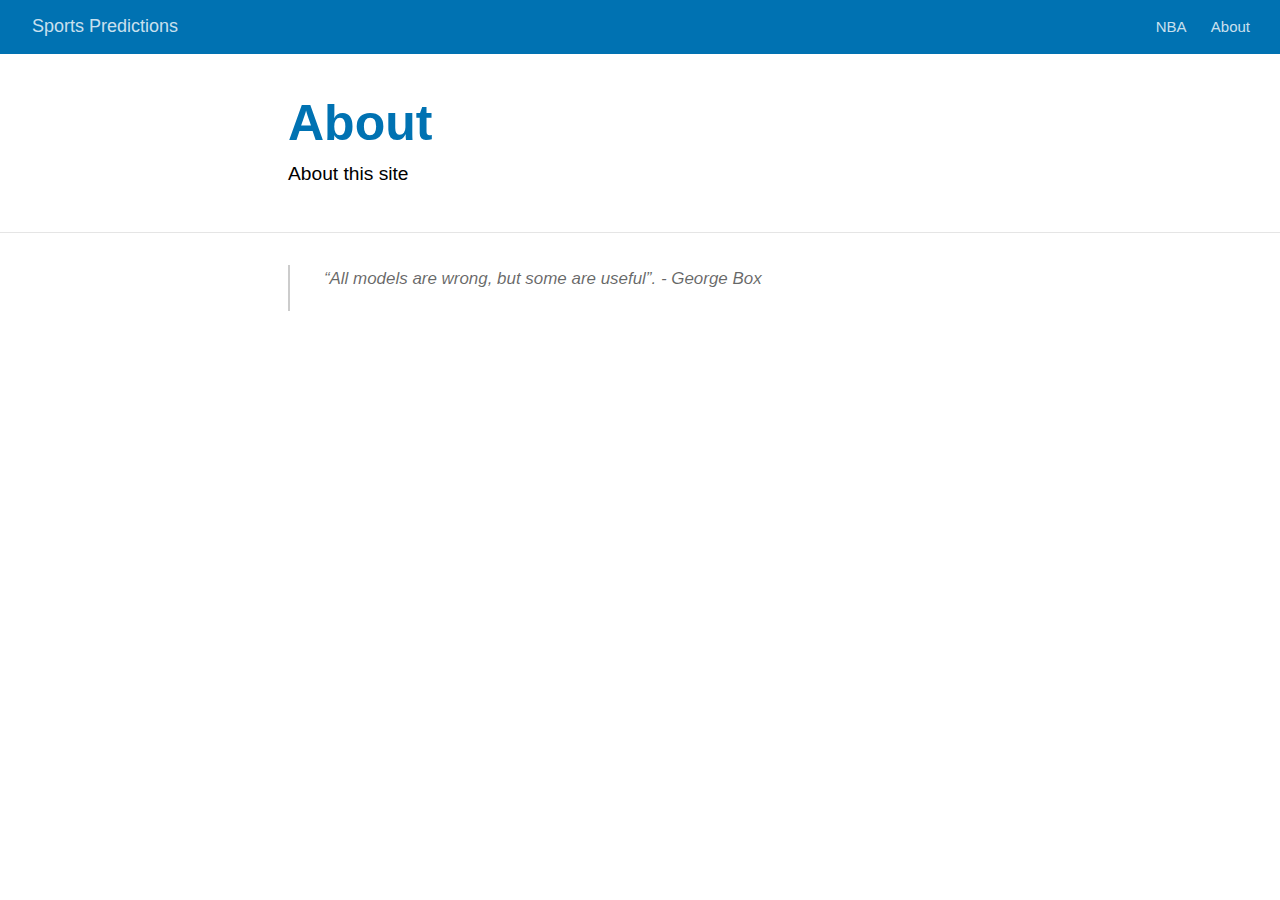
<file: docs/about.html>
<!DOCTYPE html>

<html xmlns="http://www.w3.org/1999/xhtml" lang="" xml:lang="">

<head>
  <meta charset="utf-8"/>
  <meta name="viewport" content="width=device-width, initial-scale=1"/>
  <meta http-equiv="X-UA-Compatible" content="IE=Edge,chrome=1"/>
  <meta name="generator" content="distill" />

  <style type="text/css">
  /* Hide doc at startup (prevent jankiness while JS renders/transforms) */
  body {
    visibility: hidden;
  }
  </style>

 <!--radix_placeholder_import_source-->
 <!--/radix_placeholder_import_source-->

  <!--radix_placeholder_meta_tags-->
  <title>Sports Predictions: About</title>
  
  <meta property="description" itemprop="description" content="About this site"/>
  
  
  
  <!--  https://developers.facebook.com/docs/sharing/webmasters#markup -->
  <meta property="og:title" content="Sports Predictions: About"/>
  <meta property="og:type" content="article"/>
  <meta property="og:description" content="About this site"/>
  <meta property="og:locale" content="en_US"/>
  <meta property="og:site_name" content="Sports Predictions"/>
  
  <!--  https://dev.twitter.com/cards/types/summary -->
  <meta property="twitter:card" content="summary"/>
  <meta property="twitter:title" content="Sports Predictions: About"/>
  <meta property="twitter:description" content="About this site"/>
  
  <!--/radix_placeholder_meta_tags-->
  <!--radix_placeholder_rmarkdown_metadata-->
  
  <script type="text/json" id="radix-rmarkdown-metadata">
  {"type":"list","attributes":{"names":{"type":"character","attributes":{},"value":["title","description"]}},"value":[{"type":"character","attributes":{},"value":["About"]},{"type":"character","attributes":{},"value":["About this site"]}]}
  </script>
  <!--/radix_placeholder_rmarkdown_metadata-->
  <!--radix_placeholder_navigation_in_header-->
  
  <script type="application/javascript">
  
    window.headroom_prevent_pin = false;
  
    window.document.addEventListener("DOMContentLoaded", function (event) {
  
      // initialize headroom for banner
      var header = $('header').get(0);
      var headerHeight = header.offsetHeight;
      var headroom = new Headroom(header, {
        onPin : function() {
          if (window.headroom_prevent_pin) {
            window.headroom_prevent_pin = false;
            headroom.unpin();
          }
        }
      });
      headroom.init();
      if(window.location.hash)
        headroom.unpin();
      $(header).addClass('headroom--transition');
  
      // offset scroll location for banner on hash change
      // (see: https://github.com/WickyNilliams/headroom.js/issues/38)
      window.addEventListener("hashchange", function(event) {
        window.scrollTo(0, window.pageYOffset - (headerHeight + 25));
      });
  
      // responsive menu
      $('.distill-site-header').each(function(i, val) {
        var topnav = $(this);
        var toggle = topnav.find('.nav-toggle');
        toggle.on('click', function() {
          topnav.toggleClass('responsive');
        });
      });
  
      // nav dropdowns
      $('.nav-dropbtn').click(function(e) {
        $(this).next('.nav-dropdown-content').toggleClass('nav-dropdown-active');
        $(this).parent().siblings('.nav-dropdown')
           .children('.nav-dropdown-content').removeClass('nav-dropdown-active');
      });
      $("body").click(function(e){
        $('.nav-dropdown-content').removeClass('nav-dropdown-active');
      });
      $(".nav-dropdown").click(function(e){
        e.stopPropagation();
      });
    });
  </script>
  
  <style type="text/css">
  
  /* Theme (user-documented overrideables for nav appearance) */
  
  .distill-site-nav {
    color: rgba(255, 255, 255, 0.8);
    background-color: #455a64;
    font-size: 15px;
    font-weight: 300;
  }
  
  .distill-site-nav a {
    color: inherit;
    text-decoration: none;
  }
  
  .distill-site-nav a:hover {
    color: white;
  }
  
  @media print {
    .distill-site-nav {
      display: none;
    }
  }
  
  .distill-site-header {
  
  }
  
  .distill-site-footer {
  
  }
  
  
  /* Site Header */
  
  .distill-site-header {
    width: 100%;
    box-sizing: border-box;
    z-index: 3;
  }
  
  .distill-site-header .nav-left {
    display: inline-block;
    margin-left: 8px;
  }
  
  @media screen and (max-width: 768px) {
    .distill-site-header .nav-left {
      margin-left: 0;
    }
  }
  
  
  .distill-site-header .nav-right {
    float: right;
    margin-right: 8px;
  }
  
  .distill-site-header a,
  .distill-site-header .title {
    display: inline-block;
    text-align: center;
    padding: 14px 10px 14px 10px;
  }
  
  .distill-site-header .title {
    font-size: 18px;
  }
  
  .distill-site-header .logo {
    padding: 0;
  }
  
  .distill-site-header .logo img {
    display: none;
    max-height: 20px;
    width: auto;
    margin-bottom: -4px;
  }
  
  .distill-site-header .nav-image img {
    max-height: 18px;
    width: auto;
    display: inline-block;
    margin-bottom: -3px;
  }
  
  
  
  @media screen and (min-width: 1000px) {
    .distill-site-header .logo img {
      display: inline-block;
    }
    .distill-site-header .nav-left {
      margin-left: 20px;
    }
    .distill-site-header .nav-right {
      margin-right: 20px;
    }
    .distill-site-header .title {
      padding-left: 12px;
    }
  }
  
  
  .distill-site-header .nav-toggle {
    display: none;
  }
  
  .nav-dropdown {
    display: inline-block;
    position: relative;
  }
  
  .nav-dropdown .nav-dropbtn {
    border: none;
    outline: none;
    color: rgba(255, 255, 255, 0.8);
    padding: 16px 10px;
    background-color: transparent;
    font-family: inherit;
    font-size: inherit;
    font-weight: inherit;
    margin: 0;
    margin-top: 1px;
    z-index: 2;
  }
  
  .nav-dropdown-content {
    display: none;
    position: absolute;
    background-color: white;
    min-width: 200px;
    border: 1px solid rgba(0,0,0,0.15);
    border-radius: 4px;
    box-shadow: 0px 8px 16px 0px rgba(0,0,0,0.1);
    z-index: 1;
    margin-top: 2px;
    white-space: nowrap;
    padding-top: 4px;
    padding-bottom: 4px;
  }
  
  .nav-dropdown-content hr {
    margin-top: 4px;
    margin-bottom: 4px;
    border: none;
    border-bottom: 1px solid rgba(0, 0, 0, 0.1);
  }
  
  .nav-dropdown-active {
    display: block;
  }
  
  .nav-dropdown-content a, .nav-dropdown-content .nav-dropdown-header {
    color: black;
    padding: 6px 24px;
    text-decoration: none;
    display: block;
    text-align: left;
  }
  
  .nav-dropdown-content .nav-dropdown-header {
    display: block;
    padding: 5px 24px;
    padding-bottom: 0;
    text-transform: uppercase;
    font-size: 14px;
    color: #999999;
    white-space: nowrap;
  }
  
  .nav-dropdown:hover .nav-dropbtn {
    color: white;
  }
  
  .nav-dropdown-content a:hover {
    background-color: #ddd;
    color: black;
  }
  
  .nav-right .nav-dropdown-content {
    margin-left: -45%;
    right: 0;
  }
  
  @media screen and (max-width: 768px) {
    .distill-site-header a, .distill-site-header .nav-dropdown  {display: none;}
    .distill-site-header a.nav-toggle {
      float: right;
      display: block;
    }
    .distill-site-header .title {
      margin-left: 0;
    }
    .distill-site-header .nav-right {
      margin-right: 0;
    }
    .distill-site-header {
      overflow: hidden;
    }
    .nav-right .nav-dropdown-content {
      margin-left: 0;
    }
  }
  
  
  @media screen and (max-width: 768px) {
    .distill-site-header.responsive {position: relative;}
    .distill-site-header.responsive a.nav-toggle {
      position: absolute;
      right: 0;
      top: 0;
    }
    .distill-site-header.responsive a,
    .distill-site-header.responsive .nav-dropdown {
      display: block;
      text-align: left;
    }
    .distill-site-header.responsive .nav-left,
    .distill-site-header.responsive .nav-right {
      width: 100%;
    }
    .distill-site-header.responsive .nav-dropdown {float: none;}
    .distill-site-header.responsive .nav-dropdown-content {position: relative;}
    .distill-site-header.responsive .nav-dropdown .nav-dropbtn {
      display: block;
      width: 100%;
      text-align: left;
    }
  }
  
  /* Site Footer */
  
  .distill-site-footer {
    width: 100%;
    overflow: hidden;
    box-sizing: border-box;
    z-index: 3;
    margin-top: 30px;
    padding-top: 30px;
    padding-bottom: 30px;
    text-align: center;
  }
  
  /* Headroom */
  
  d-title {
    padding-top: 6rem;
  }
  
  @media print {
    d-title {
      padding-top: 4rem;
    }
  }
  
  .headroom {
    z-index: 1000;
    position: fixed;
    top: 0;
    left: 0;
    right: 0;
  }
  
  .headroom--transition {
    transition: all .4s ease-in-out;
  }
  
  .headroom--unpinned {
    top: -100px;
  }
  
  .headroom--pinned {
    top: 0;
  }
  
  </style>
  
  <link href="site_libs/font-awesome-5.1.0/css/all.css" rel="stylesheet"/>
  <link href="site_libs/font-awesome-5.1.0/css/v4-shims.css" rel="stylesheet"/>
  <script src="site_libs/headroom-0.9.4/headroom.min.js"></script>
  <!--/radix_placeholder_navigation_in_header-->
  <!--radix_placeholder_distill-->
  
  <style type="text/css">
  
  body {
    background-color: white;
  }
  
  .pandoc-table {
    width: 100%;
  }
  
  .pandoc-table>caption {
    margin-bottom: 10px;
  }
  
  .pandoc-table th:not([align]) {
    text-align: left;
  }
  
  .pagedtable-footer {
    font-size: 15px;
  }
  
  .html-widget {
    margin-bottom: 2.0em;
  }
  
  .l-screen-inset {
    padding-right: 16px;
  }
  
  .l-screen .caption {
    margin-left: 10px;
  }
  
  .shaded {
    background: rgb(247, 247, 247);
    padding-top: 20px;
    padding-bottom: 20px;
    border-top: 1px solid rgba(0, 0, 0, 0.1);
    border-bottom: 1px solid rgba(0, 0, 0, 0.1);
  }
  
  .shaded .html-widget {
    margin-bottom: 0;
    border: 1px solid rgba(0, 0, 0, 0.1);
  }
  
  .shaded .shaded-content {
    background: white;
  }
  
  .text-output {
    margin-top: 0;
    line-height: 1.5em;
  }
  
  .hidden {
    display: none !important;
  }
  
  d-article {
    padding-bottom: 30px;
  }
  
  d-appendix {
    padding-top: 30px;
  }
  
  d-article>p>img {
    width: 100%;
  }
  
  d-article iframe {
    border: 1px solid rgba(0, 0, 0, 0.1);
    margin-bottom: 2.0em;
    width: 100%;
  }
  
  figure img.external {
    background: white;
    border: 1px solid rgba(0, 0, 0, 0.1);
    box-shadow: 0 1px 8px rgba(0, 0, 0, 0.1);
    padding: 18px;
    box-sizing: border-box;
  }
  
  /* CSS for table of contents */
  
  .d-toc {
    color: rgba(0,0,0,0.8);
    font-size: 0.8em;
    line-height: 1em;
  }
  
  .d-toc-header {
    font-size: 0.6rem;
    font-weight: 400;
    color: rgba(0, 0, 0, 0.5);
    text-transform: uppercase;
    margin-top: 0;
    margin-bottom: 1.3em;
  }
  
  .d-toc a {
    border-bottom: none;
  }
  
  .d-toc ul {
    padding-left: 0;
  }
  
  .d-toc li>ul {
    padding-top: 0.8em;
    padding-left: 16px;
    margin-bottom: 0.6em;
  }
  
  .d-toc ul,
  .d-toc li {
    list-style-type: none;
  }
  
  .d-toc li {
    margin-bottom: 0.9em;
  }
  
  .d-toc-separator {
    margin-top: 20px;
    margin-bottom: 2em;
  }
  
  .d-article-with-toc {
    border-top: none;
    padding-top: 0;
  }
  
  
  
  /* Tweak code blocks (note that this CSS is repeated above in an injection
     into the d-code shadow dom) */
  
  d-code {
    overflow-x: auto !important;
  }
  
  pre.d-code code.d-code {
    padding-left: 10px;
    font-size: 12px;
    border-left: 2px solid rgba(0,0,0,0.1);
  }
  
  pre.text-output {
  
    font-size: 12px;
    color: black;
    background: none;
    font-family: Consolas, Monaco, 'Andale Mono', 'Ubuntu Mono', monospace;
    text-align: left;
    white-space: pre;
    word-spacing: normal;
    word-break: normal;
    word-wrap: normal;
    line-height: 1.5;
  
    -moz-tab-size: 4;
    -o-tab-size: 4;
    tab-size: 4;
  
    -webkit-hyphens: none;
    -moz-hyphens: none;
    -ms-hyphens: none;
    hyphens: none;
  }
  
  @media(min-width: 768px) {
  
  d-code {
    overflow-x: visible !important;
  }
  
  pre.d-code code.d-code  {
      padding-left: 18px;
      font-size: 14px;
  }
  pre.text-output {
    font-size: 14px;
  }
  }
  
  /* Figure */
  
  .figure {
    position: relative;
    margin-bottom: 2.5em;
    margin-top: 1.5em;
  }
  
  .figure img {
    width: 100%;
  }
  
  .figure .caption {
    color: rgba(0, 0, 0, 0.6);
    font-size: 12px;
    line-height: 1.5em;
  }
  
  .figure img.external {
    background: white;
    border: 1px solid rgba(0, 0, 0, 0.1);
    box-shadow: 0 1px 8px rgba(0, 0, 0, 0.1);
    padding: 18px;
    box-sizing: border-box;
  }
  
  .figure .caption a {
    color: rgba(0, 0, 0, 0.6);
  }
  
  .figure .caption b,
  .figure .caption strong, {
    font-weight: 600;
    color: rgba(0, 0, 0, 1.0);
  }
  
  
  
  /* Tweak 1000px media break to show more text */
  
  @media(min-width: 1000px) {
    .base-grid,
    distill-header,
    d-title,
    d-abstract,
    d-article,
    d-appendix,
    distill-appendix,
    d-byline,
    d-footnote-list,
    d-citation-list,
    distill-footer {
      grid-template-columns: [screen-start] 1fr [page-start kicker-start] 80px [middle-start] 50px [text-start kicker-end] 65px 65px 65px 65px 65px 65px 65px 65px [text-end gutter-start] 65px [middle-end] 65px [page-end gutter-end] 1fr [screen-end];
      grid-column-gap: 16px;
    }
  
    .grid {
      grid-column-gap: 16px;
    }
  
    d-article {
      font-size: 1.06rem;
      line-height: 1.7em;
    }
    figure .caption, .figure .caption, figure figcaption {
      font-size: 13px;
    }
  }
  
  @media(min-width: 1180px) {
    .base-grid,
    distill-header,
    d-title,
    d-abstract,
    d-article,
    d-appendix,
    distill-appendix,
    d-byline,
    d-footnote-list,
    d-citation-list,
    distill-footer {
      grid-template-columns: [screen-start] 1fr [page-start kicker-start] 60px [middle-start] 60px [text-start kicker-end] 60px 60px 60px 60px 60px 60px 60px 60px [text-end gutter-start] 60px [middle-end] 60px [page-end gutter-end] 1fr [screen-end];
      grid-column-gap: 32px;
    }
  
    .grid {
      grid-column-gap: 32px;
    }
  }
  
  
  /* Get the citation styles for the appendix (not auto-injected on render since
     we do our own rendering of the citation appendix) */
  
  d-appendix .citation-appendix,
  .d-appendix .citation-appendix {
    font-size: 11px;
    line-height: 15px;
    border-left: 1px solid rgba(0, 0, 0, 0.1);
    padding-left: 18px;
    border: 1px solid rgba(0,0,0,0.1);
    background: rgba(0, 0, 0, 0.02);
    padding: 10px 18px;
    border-radius: 3px;
    color: rgba(150, 150, 150, 1);
    overflow: hidden;
    margin-top: -12px;
    white-space: pre-wrap;
    word-wrap: break-word;
  }
  
  
  /* Social footer */
  
  .social_footer {
    margin-top: 30px;
    margin-bottom: 0;
    color: rgba(0,0,0,0.67);
  }
  
  .disqus-comments {
    margin-right: 30px;
  }
  
  .disqus-comment-count {
    border-bottom: 1px solid rgba(0, 0, 0, 0.4);
    cursor: pointer;
  }
  
  #disqus_thread {
    margin-top: 30px;
  }
  
  .article-sharing a {
    border-bottom: none;
    margin-right: 8px;
  }
  
  .article-sharing a:hover {
    border-bottom: none;
  }
  
  .sidebar-section.subscribe {
    font-size: 12px;
    line-height: 1.6em;
  }
  
  .subscribe p {
    margin-bottom: 0.5em;
  }
  
  
  .article-footer .subscribe {
    font-size: 15px;
    margin-top: 45px;
  }
  
  
  /* Improve display for browsers without grid (IE/Edge <= 15) */
  
  .downlevel {
    line-height: 1.6em;
    font-family: -apple-system, BlinkMacSystemFont, "Segoe UI", Roboto, Oxygen, Ubuntu, Cantarell, "Fira Sans", "Droid Sans", "Helvetica Neue", Arial, sans-serif;
    margin: 0;
  }
  
  .downlevel .d-title {
    padding-top: 6rem;
    padding-bottom: 1.5rem;
  }
  
  .downlevel .d-title h1 {
    font-size: 50px;
    font-weight: 700;
    line-height: 1.1em;
    margin: 0 0 0.5rem;
  }
  
  .downlevel .d-title p {
    font-weight: 300;
    font-size: 1.2rem;
    line-height: 1.55em;
    margin-top: 0;
  }
  
  .downlevel .d-byline {
    padding-top: 0.8em;
    padding-bottom: 0.8em;
    font-size: 0.8rem;
    line-height: 1.8em;
  }
  
  .downlevel .section-separator {
    border: none;
    border-top: 1px solid rgba(0, 0, 0, 0.1);
  }
  
  .downlevel .d-article {
    font-size: 1.06rem;
    line-height: 1.7em;
    padding-top: 1rem;
    padding-bottom: 2rem;
  }
  
  
  .downlevel .d-appendix {
    padding-left: 0;
    padding-right: 0;
    max-width: none;
    font-size: 0.8em;
    line-height: 1.7em;
    margin-bottom: 0;
    color: rgba(0,0,0,0.5);
    padding-top: 40px;
    padding-bottom: 48px;
  }
  
  .downlevel .footnotes ol {
    padding-left: 13px;
  }
  
  .downlevel .base-grid,
  .downlevel .distill-header,
  .downlevel .d-title,
  .downlevel .d-abstract,
  .downlevel .d-article,
  .downlevel .d-appendix,
  .downlevel .distill-appendix,
  .downlevel .d-byline,
  .downlevel .d-footnote-list,
  .downlevel .d-citation-list,
  .downlevel .distill-footer,
  .downlevel .appendix-bottom,
  .downlevel .posts-container {
    padding-left: 40px;
    padding-right: 40px;
  }
  
  @media(min-width: 768px) {
    .downlevel .base-grid,
    .downlevel .distill-header,
    .downlevel .d-title,
    .downlevel .d-abstract,
    .downlevel .d-article,
    .downlevel .d-appendix,
    .downlevel .distill-appendix,
    .downlevel .d-byline,
    .downlevel .d-footnote-list,
    .downlevel .d-citation-list,
    .downlevel .distill-footer,
    .downlevel .appendix-bottom,
    .downlevel .posts-container {
    padding-left: 150px;
    padding-right: 150px;
    max-width: 900px;
  }
  }
  
  .downlevel pre code {
    display: block;
    border-left: 2px solid rgba(0, 0, 0, .1);
    padding: 0 0 0 20px;
    font-size: 14px;
  }
  
  .downlevel code, .downlevel pre {
    color: black;
    background: none;
    font-family: Consolas, Monaco, 'Andale Mono', 'Ubuntu Mono', monospace;
    text-align: left;
    white-space: pre;
    word-spacing: normal;
    word-break: normal;
    word-wrap: normal;
    line-height: 1.5;
  
    -moz-tab-size: 4;
    -o-tab-size: 4;
    tab-size: 4;
  
    -webkit-hyphens: none;
    -moz-hyphens: none;
    -ms-hyphens: none;
    hyphens: none;
  }
  
  </style>
  
  <script type="application/javascript">
  
  function is_downlevel_browser() {
    if (bowser.isUnsupportedBrowser({ msie: "12", msedge: "16"},
                                   window.navigator.userAgent)) {
      return true;
    } else {
      return window.load_distill_framework === undefined;
    }
  }
  
  // show body when load is complete
  function on_load_complete() {
  
    // set body to visible
    document.body.style.visibility = 'visible';
  
    // force redraw for leaflet widgets
    if (window.HTMLWidgets) {
      var maps = window.HTMLWidgets.findAll(".leaflet");
      $.each(maps, function(i, el) {
        var map = this.getMap();
        map.invalidateSize();
        map.eachLayer(function(layer) {
          if (layer instanceof L.TileLayer)
            layer.redraw();
        });
      });
    }
  
    // trigger 'shown' so htmlwidgets resize
    $('d-article').trigger('shown');
  }
  
  function init_distill() {
  
    init_common();
  
    // create front matter
    var front_matter = $('<d-front-matter></d-front-matter>');
    $('#distill-front-matter').wrap(front_matter);
  
    // create d-title
    $('.d-title').changeElementType('d-title');
  
    // create d-byline
    var byline = $('<d-byline></d-byline>');
    $('.d-byline').replaceWith(byline);
  
    // create d-article
    var article = $('<d-article></d-article>');
    $('.d-article').wrap(article).children().unwrap();
  
    // move posts container into article
    $('.posts-container').appendTo($('d-article'));
  
    // create d-appendix
    $('.d-appendix').changeElementType('d-appendix');
  
    // create d-bibliography
    var bibliography = $('<d-bibliography></d-bibliography>');
    $('#distill-bibliography').wrap(bibliography);
  
    // flag indicating that we have appendix items
    var appendix = $('.appendix-bottom').children('h3').length > 0;
  
    // replace citations with <d-cite>
    $('.citation').each(function(i, val) {
      appendix = true;
      var cites = $(this).attr('data-cites').split(" ");
      var dt_cite = $('<d-cite></d-cite>');
      dt_cite.attr('key', cites.join());
      $(this).replaceWith(dt_cite);
    });
    // remove refs
    $('#refs').remove();
  
    // replace footnotes with <d-footnote>
    $('.footnote-ref').each(function(i, val) {
      appendix = true;
      var href = $(this).attr('href');
      var id = href.replace('#', '');
      var fn = $('#' + id);
      var fn_p = $('#' + id + '>p');
      fn_p.find('.footnote-back').remove();
      var text = fn_p.html();
      var dtfn = $('<d-footnote></d-footnote>');
      dtfn.html(text);
      $(this).replaceWith(dtfn);
    });
    // remove footnotes
    $('.footnotes').remove();
  
    $('h1.appendix, h2.appendix').each(function(i, val) {
      $(this).changeElementType('h3');
    });
    $('h3.appendix').each(function(i, val) {
      var id = $(this).attr('id');
      $('.d-toc a[href="#' + id + '"]').parent().remove();
      appendix = true;
      $(this).nextUntil($('h1, h2, h3')).addBack().appendTo($('d-appendix'));
    });
  
    // show d-appendix if we have appendix content
    $("d-appendix").css('display', appendix ? 'grid' : 'none');
  
    // replace code blocks with d-code
    $('pre>code').each(function(i, val) {
      var code = $(this);
      var pre = code.parent();
      var clz = "";
      var language = pre.attr('class');
      if (language) {
        // map unknown languages to "clike" (without this they just dissapear)
        if ($.inArray(language, ["bash", "clike", "css", "go", "html",
                                 "javascript", "js", "julia", "lua", "markdown",
                                 "markup", "mathml", "python", "svg", "xml"]) == -1)
          language = "clike";
        language = ' language="' + language + '"';
        var dt_code = $('<d-code block' + language + clz + '></d-code>');
        dt_code.text(code.text());
        pre.replaceWith(dt_code);
      } else {
        code.addClass('text-output').unwrap().changeElementType('pre');
      }
    });
  
    // localize layout chunks to just output
    $('.layout-chunk').each(function(i, val) {
  
      // capture layout
      var layout = $(this).attr('data-layout');
  
      // apply layout to markdown level block elements
      var elements = $(this).children().not('d-code, pre.text-output, script');
      elements.each(function(i, el) {
        var layout_div = $('<div class="' + layout + '"></div>');
        if (layout_div.hasClass('shaded')) {
          var shaded_content = $('<div class="shaded-content"></div>');
          $(this).wrap(shaded_content);
          $(this).parent().wrap(layout_div);
        } else {
          $(this).wrap(layout_div);
        }
      });
  
  
      // unwrap the layout-chunk div
      $(this).children().unwrap();
    });
  
    // load distill framework
    load_distill_framework();
  
    // wait for window.distillRunlevel == 4 to do post processing
    function distill_post_process() {
  
      if (!window.distillRunlevel || window.distillRunlevel < 4)
        return;
  
      // hide author/affiliations entirely if we have no authors
      var front_matter = JSON.parse($("#distill-front-matter").html());
      var have_authors = front_matter.authors && front_matter.authors.length > 0;
      if (!have_authors)
        $('d-byline').addClass('hidden');
  
      // table of contents
      if (have_authors) // adjust border if we are in authors
        $('.d-toc').parent().addClass('d-article-with-toc');
  
      // strip links that point to #
      $('.authors-affiliations').find('a[href="#"]').removeAttr('href');
  
      // hide elements of author/affiliations grid that have no value
      function hide_byline_column(caption) {
        $('d-byline').find('h3:contains("' + caption + '")').parent().css('visibility', 'hidden');
      }
  
      // affiliations
      var have_affiliations = false;
      for (var i = 0; i<front_matter.authors.length; ++i) {
        var author = front_matter.authors[i];
        if (author.affiliation !== "&nbsp;") {
          have_affiliations = true;
          break;
        }
      }
      if (!have_affiliations)
        $('d-byline').find('h3:contains("Affiliations")').css('visibility', 'hidden');
  
      // published date
      if (!front_matter.publishedDate)
        hide_byline_column("Published");
  
      // document object identifier
      var doi = $('d-byline').find('h3:contains("DOI")');
      var doi_p = doi.next().empty();
      if (!front_matter.doi) {
        // if we have a citation and valid citationText then link to that
        if ($('#citation').length > 0 && front_matter.citationText) {
          doi.html('Citation');
          $('<a href="#citation"></a>')
            .text(front_matter.citationText)
            .appendTo(doi_p);
        } else {
          hide_byline_column("DOI");
        }
      } else {
        $('<a></a>')
           .attr('href', "https://doi.org/" + front_matter.doi)
           .html(front_matter.doi)
           .appendTo(doi_p);
      }
  
       // change plural form of authors/affiliations
      if (front_matter.authors.length === 1) {
        var grid = $('.authors-affiliations');
        grid.children('h3:contains("Authors")').text('Author');
        grid.children('h3:contains("Affiliations")').text('Affiliation');
      }
  
      // inject pre code styles (can't do this with a global stylesheet b/c a shadow root is used)
      $('d-code').each(function(i, val) {
        var style = document.createElement('style');
        style.innerHTML = 'pre code { padding-left: 10px; font-size: 12px; border-left: 2px solid rgba(0,0,0,0.1); } ' +
                          '@media(min-width: 768px) { pre code { padding-left: 18px; font-size: 14px; } }';
        if (this.shadowRoot)
          this.shadowRoot.appendChild(style);
      });
  
      // move appendix-bottom entries to the bottom
      $('.appendix-bottom').appendTo('d-appendix').children().unwrap();
      $('.appendix-bottom').remove();
  
      // clear polling timer
      clearInterval(tid);
  
      // show body now that everything is ready
      on_load_complete();
    }
  
    var tid = setInterval(distill_post_process, 50);
    distill_post_process();
  
  }
  
  function init_downlevel() {
  
    init_common();
  
     // insert hr after d-title
    $('.d-title').after($('<hr class="section-separator"/>'));
  
    // check if we have authors
    var front_matter = JSON.parse($("#distill-front-matter").html());
    var have_authors = front_matter.authors && front_matter.authors.length > 0;
  
    // manage byline/border
    if (!have_authors)
      $('.d-byline').remove();
    $('.d-byline').after($('<hr class="section-separator"/>'));
    $('.d-byline a').remove();
  
    // remove toc
    $('.d-toc-header').remove();
    $('.d-toc').remove();
    $('.d-toc-separator').remove();
  
    // move appendix elements
    $('h1.appendix, h2.appendix').each(function(i, val) {
      $(this).changeElementType('h3');
    });
    $('h3.appendix').each(function(i, val) {
      $(this).nextUntil($('h1, h2, h3')).addBack().appendTo($('.d-appendix'));
    });
  
  
    // inject headers into references and footnotes
    var refs_header = $('<h3></h3>');
    refs_header.text('References');
    $('#refs').prepend(refs_header);
  
    var footnotes_header = $('<h3></h3');
    footnotes_header.text('Footnotes');
    $('.footnotes').children('hr').first().replaceWith(footnotes_header);
  
    // move appendix-bottom entries to the bottom
    $('.appendix-bottom').appendTo('.d-appendix').children().unwrap();
    $('.appendix-bottom').remove();
  
    // remove appendix if it's empty
    if ($('.d-appendix').children().length === 0)
      $('.d-appendix').remove();
  
    // prepend separator above appendix
    $('.d-appendix').before($('<hr class="section-separator" style="clear: both"/>'));
  
    // trim code
    $('pre>code').each(function(i, val) {
      $(this).html($.trim($(this).html()));
    });
  
    // move posts-container right before article
    $('.posts-container').insertBefore($('.d-article'));
  
    $('body').addClass('downlevel');
  
    on_load_complete();
  }
  
  
  function init_common() {
  
    // jquery plugin to change element types
    (function($) {
      $.fn.changeElementType = function(newType) {
        var attrs = {};
  
        $.each(this[0].attributes, function(idx, attr) {
          attrs[attr.nodeName] = attr.nodeValue;
        });
  
        this.replaceWith(function() {
          return $("<" + newType + "/>", attrs).append($(this).contents());
        });
      };
    })(jQuery);
  
    // prevent underline for linked images
    $('a > img').parent().css({'border-bottom' : 'none'});
  
    // mark non-body figures created by knitr chunks as 100% width
    $('.layout-chunk').each(function(i, val) {
      var figures = $(this).find('img, .html-widget');
      if ($(this).attr('data-layout') !== "l-body") {
        figures.css('width', '100%');
      } else {
        figures.css('max-width', '100%');
        figures.filter("[width]").each(function(i, val) {
          var fig = $(this);
          fig.css('width', fig.attr('width') + 'px');
        });
  
      }
    });
  
    // auto-append index.html to post-preview links in file: protocol
    // and in rstudio ide preview
    $('.post-preview').each(function(i, val) {
      if (window.location.protocol === "file:")
        $(this).attr('href', $(this).attr('href') + "index.html");
    });
  
    // get rid of index.html references in header
    if (window.location.protocol !== "file:") {
      $('.distill-site-header a[href]').each(function(i,val) {
        $(this).attr('href', $(this).attr('href').replace("index.html", "./"));
      });
    }
  
    // add class to pandoc style tables
    $('tr.header').parent('thead').parent('table').addClass('pandoc-table');
    $('.kable-table').children('table').addClass('pandoc-table');
  
    // add figcaption style to table captions
    $('caption').parent('table').addClass("figcaption");
  
    // initialize posts list
    if (window.init_posts_list)
      window.init_posts_list();
  
    // implmement disqus comment link
    $('.disqus-comment-count').click(function() {
      window.headroom_prevent_pin = true;
      $('#disqus_thread').toggleClass('hidden');
      if (!$('#disqus_thread').hasClass('hidden')) {
        var offset = $(this).offset();
        $(window).resize();
        $('html, body').animate({
          scrollTop: offset.top - 35
        });
      }
    });
  }
  
  document.addEventListener('DOMContentLoaded', function() {
    if (is_downlevel_browser())
      init_downlevel();
    else
      window.addEventListener('WebComponentsReady', init_distill);
  });
  
  </script>
  
  <!--/radix_placeholder_distill-->
  <script src="site_libs/jquery-1.11.3/jquery.min.js"></script>
  <script src="site_libs/bowser-1.9.3/bowser.min.js"></script>
  <script src="site_libs/webcomponents-2.0.0/webcomponents.js"></script>
  <script src="site_libs/distill-2.2.21/template.v2.js"></script>
  <!--radix_placeholder_site_in_header-->
  <style type="text/css">
  .distill-site-nav {
    color: rgba(255, 255, 255, 0.8);
    background-color: #0072B2;
    font-size: 15px;
    font-weight: 300;
  }
  
  .distill-site-nav a {
    color: inherit;
    text-decoration: none;
  }
  
  .distill-site-nav a:hover {
    color: white;
  }
  
  .distill-site-header {
  }
  
  .distill-site-footer {
  }
  
  @media print {
    .distill-site-nav {
      display: none;
    }
  }
  
  h1 {
    color: #0072B2;
  }
  
  h2 {
    color: #029E73;
  }
  </style>
  <!--/radix_placeholder_site_in_header-->

  <link rel="stylesheet" href="styles.css" type="text/css"/>

</head>

<body>

<!--radix_placeholder_front_matter-->

<script id="distill-front-matter" type="text/json">
{"title":"About","description":"About this site","authors":[]}
</script>

<!--/radix_placeholder_front_matter-->
<!--radix_placeholder_navigation_before_body-->
<header class="header header--fixed" role="banner">
<nav class="distill-site-nav distill-site-header">
<div class="nav-left">
<a href="index.html" class="title">Sports Predictions</a>
</div>
<div class="nav-right">
<a href="index.html">NBA</a>
<a href="about.html">About</a>
<a href="javascript:void(0);" class="nav-toggle">&#9776;</a>
</div>
</nav>
</header>
<!--/radix_placeholder_navigation_before_body-->
<!--radix_placeholder_site_before_body-->
<!--/radix_placeholder_site_before_body-->

<div class="d-title">
<h1>About</h1>
<p>About this site</p>
</div>


<div class="d-article">
<blockquote>
<p>“All models are wrong, but some are useful”. - George Box</p>
</blockquote>
<!--radix_placeholder_article_footer-->
<!--/radix_placeholder_article_footer-->
</div>

<div class="d-appendix">
</div>


<!--radix_placeholder_site_after_body-->
<!--/radix_placeholder_site_after_body-->
<!--radix_placeholder_appendices-->
<div class="appendix-bottom"></div>
<!--/radix_placeholder_appendices-->
<!--radix_placeholder_navigation_after_body-->
<!--/radix_placeholder_navigation_after_body-->

</body>

</html>
</file>
<file: docs/site_libs/datatables-css-0.0.0/datatables-crosstalk.css>
.dt-crosstalk-fade {
  opacity: 0.2;
}

html body div.DTS div.dataTables_scrollBody {
  background: none;
}
</file>
<file: docs/site_libs/crosstalk-1.0.0/css/crosstalk.css>
/* Adjust margins outwards, so column contents line up with the edges of the
   parent of container-fluid. */
.container-fluid.crosstalk-bscols {
  margin-left: -30px;
  margin-right: -30px;
  white-space: normal;
}

/* But don't adjust the margins outwards if we're directly under the body,
   i.e. we were the top-level of something at the console. */
body > .container-fluid.crosstalk-bscols {
  margin-left: auto;
  margin-right: auto;
}

.crosstalk-input-checkboxgroup .crosstalk-options-group .crosstalk-options-column {
  display: inline-block;
  padding-right: 12px;
  vertical-align: top;
}

@media only screen and (max-width:480px) {
  .crosstalk-input-checkboxgroup .crosstalk-options-group .crosstalk-options-column {
    display: block;
    padding-right: inherit;
  }
}
</file>
<file: docs/styles.css>
.distill-site-nav {
  color: rgba(255, 255, 255, 0.8);
  background-color: #0072B2;
  font-size: 15px;
  font-weight: 300;
}

.distill-site-nav a {
  color: inherit;
  text-decoration: none;
}

.distill-site-nav a:hover {
  color: white;
}

.distill-site-header {
}

.distill-site-footer {
}

@media print {
  .distill-site-nav {
    display: none;
  }
}

h1 {
  color: #0072B2;
}

h2 {
  color: #029E73;
}
</file>
<file: docs/site_libs/font-awesome-5.1.0/css/all.css>
/*!
 * Font Awesome Free 5.1.0 by @fontawesome - https://fontawesome.com
 * License - https://fontawesome.com/license (Icons: CC BY 4.0, Fonts: SIL OFL 1.1, Code: MIT License)
 */
.fa,.fab,.fal,.far,.fas{-moz-osx-font-smoothing:grayscale;-webkit-font-smoothing:antialiased;display:inline-block;font-style:normal;font-variant:normal;text-rendering:auto;line-height:1}.fa-lg{font-size:1.33333em;line-height:.75em;vertical-align:-.0667em}.fa-xs{font-size:.75em}.fa-sm{font-size:.875em}.fa-1x{font-size:1em}.fa-2x{font-size:2em}.fa-3x{font-size:3em}.fa-4x{font-size:4em}.fa-5x{font-size:5em}.fa-6x{font-size:6em}.fa-7x{font-size:7em}.fa-8x{font-size:8em}.fa-9x{font-size:9em}.fa-10x{font-size:10em}.fa-fw{text-align:center;width:1.25em}.fa-ul{list-style-type:none;margin-left:2.5em;padding-left:0}.fa-ul>li{position:relative}.fa-li{left:-2em;position:absolute;text-align:center;width:2em;line-height:inherit}.fa-border{border:.08em solid #eee;border-radius:.1em;padding:.2em .25em .15em}.fa-pull-left{float:left}.fa-pull-right{float:right}.fa.fa-pull-left,.fab.fa-pull-left,.fal.fa-pull-left,.far.fa-pull-left,.fas.fa-pull-left{margin-right:.3em}.fa.fa-pull-right,.fab.fa-pull-right,.fal.fa-pull-right,.far.fa-pull-right,.fas.fa-pull-right{margin-left:.3em}.fa-spin{animation:a 2s infinite linear}.fa-pulse{animation:a 1s infinite steps(8)}@keyframes a{0%{transform:rotate(0deg)}to{transform:rotate(1turn)}}.fa-rotate-90{-ms-filter:"progid:DXImageTransform.Microsoft.BasicImage(rotation=1)";transform:rotate(90deg)}.fa-rotate-180{-ms-filter:"progid:DXImageTransform.Microsoft.BasicImage(rotation=2)";transform:rotate(180deg)}.fa-rotate-270{-ms-filter:"progid:DXImageTransform.Microsoft.BasicImage(rotation=3)";transform:rotate(270deg)}.fa-flip-horizontal{-ms-filter:"progid:DXImageTransform.Microsoft.BasicImage(rotation=0, mirror=1)";transform:scaleX(-1)}.fa-flip-vertical{transform:scaleY(-1)}.fa-flip-horizontal.fa-flip-vertical,.fa-flip-vertical{-ms-filter:"progid:DXImageTransform.Microsoft.BasicImage(rotation=2, mirror=1)"}.fa-flip-horizontal.fa-flip-vertical{transform:scale(-1)}:root .fa-flip-horizontal,:root .fa-flip-vertical,:root .fa-rotate-90,:root .fa-rotate-180,:root .fa-rotate-270{-webkit-filter:none;filter:none}.fa-stack{display:inline-block;height:2em;line-height:2em;position:relative;vertical-align:middle;width:2em}.fa-stack-1x,.fa-stack-2x{left:0;position:absolute;text-align:center;width:100%}.fa-stack-1x{line-height:inherit}.fa-stack-2x{font-size:2em}.fa-inverse{color:#fff}.fa-500px:before{content:"\f26e"}.fa-accessible-icon:before{content:"\f368"}.fa-accusoft:before{content:"\f369"}.fa-address-book:before{content:"\f2b9"}.fa-address-card:before{content:"\f2bb"}.fa-adjust:before{content:"\f042"}.fa-adn:before{content:"\f170"}.fa-adversal:before{content:"\f36a"}.fa-affiliatetheme:before{content:"\f36b"}.fa-algolia:before{content:"\f36c"}.fa-align-center:before{content:"\f037"}.fa-align-justify:before{content:"\f039"}.fa-align-left:before{content:"\f036"}.fa-align-right:before{content:"\f038"}.fa-allergies:before{content:"\f461"}.fa-amazon:before{content:"\f270"}.fa-amazon-pay:before{content:"\f42c"}.fa-ambulance:before{content:"\f0f9"}.fa-american-sign-language-interpreting:before{content:"\f2a3"}.fa-amilia:before{content:"\f36d"}.fa-anchor:before{content:"\f13d"}.fa-android:before{content:"\f17b"}.fa-angellist:before{content:"\f209"}.fa-angle-double-down:before{content:"\f103"}.fa-angle-double-left:before{content:"\f100"}.fa-angle-double-right:before{content:"\f101"}.fa-angle-double-up:before{content:"\f102"}.fa-angle-down:before{content:"\f107"}.fa-angle-left:before{content:"\f104"}.fa-angle-right:before{content:"\f105"}.fa-angle-up:before{content:"\f106"}.fa-angry:before{content:"\f556"}.fa-angrycreative:before{content:"\f36e"}.fa-angular:before{content:"\f420"}.fa-app-store:before{content:"\f36f"}.fa-app-store-ios:before{content:"\f370"}.fa-apper:before{content:"\f371"}.fa-apple:before{content:"\f179"}.fa-apple-pay:before{content:"\f415"}.fa-archive:before{content:"\f187"}.fa-archway:before{content:"\f557"}.fa-arrow-alt-circle-down:before{content:"\f358"}.fa-arrow-alt-circle-left:before{content:"\f359"}.fa-arrow-alt-circle-right:before{content:"\f35a"}.fa-arrow-alt-circle-up:before{content:"\f35b"}.fa-arrow-circle-down:before{content:"\f0ab"}.fa-arrow-circle-left:before{content:"\f0a8"}.fa-arrow-circle-right:before{content:"\f0a9"}.fa-arrow-circle-up:before{content:"\f0aa"}.fa-arrow-down:before{content:"\f063"}.fa-arrow-left:before{content:"\f060"}.fa-arrow-right:before{content:"\f061"}.fa-arrow-up:before{content:"\f062"}.fa-arrows-alt:before{content:"\f0b2"}.fa-arrows-alt-h:before{content:"\f337"}.fa-arrows-alt-v:before{content:"\f338"}.fa-assistive-listening-systems:before{content:"\f2a2"}.fa-asterisk:before{content:"\f069"}.fa-asymmetrik:before{content:"\f372"}.fa-at:before{content:"\f1fa"}.fa-atlas:before{content:"\f558"}.fa-audible:before{content:"\f373"}.fa-audio-description:before{content:"\f29e"}.fa-autoprefixer:before{content:"\f41c"}.fa-avianex:before{content:"\f374"}.fa-aviato:before{content:"\f421"}.fa-award:before{content:"\f559"}.fa-aws:before{content:"\f375"}.fa-backspace:before{content:"\f55a"}.fa-backward:before{content:"\f04a"}.fa-balance-scale:before{content:"\f24e"}.fa-ban:before{content:"\f05e"}.fa-band-aid:before{content:"\f462"}.fa-bandcamp:before{content:"\f2d5"}.fa-barcode:before{content:"\f02a"}.fa-bars:before{content:"\f0c9"}.fa-baseball-ball:before{content:"\f433"}.fa-basketball-ball:before{content:"\f434"}.fa-bath:before{content:"\f2cd"}.fa-battery-empty:before{content:"\f244"}.fa-battery-full:before{content:"\f240"}.fa-battery-half:before{content:"\f242"}.fa-battery-quarter:before{content:"\f243"}.fa-battery-three-quarters:before{content:"\f241"}.fa-bed:before{content:"\f236"}.fa-beer:before{content:"\f0fc"}.fa-behance:before{content:"\f1b4"}.fa-behance-square:before{content:"\f1b5"}.fa-bell:before{content:"\f0f3"}.fa-bell-slash:before{content:"\f1f6"}.fa-bezier-curve:before{content:"\f55b"}.fa-bicycle:before{content:"\f206"}.fa-bimobject:before{content:"\f378"}.fa-binoculars:before{content:"\f1e5"}.fa-birthday-cake:before{content:"\f1fd"}.fa-bitbucket:before{content:"\f171"}.fa-bitcoin:before{content:"\f379"}.fa-bity:before{content:"\f37a"}.fa-black-tie:before{content:"\f27e"}.fa-blackberry:before{content:"\f37b"}.fa-blender:before{content:"\f517"}.fa-blind:before{content:"\f29d"}.fa-blogger:before{content:"\f37c"}.fa-blogger-b:before{content:"\f37d"}.fa-bluetooth:before{content:"\f293"}.fa-bluetooth-b:before{content:"\f294"}.fa-bold:before{content:"\f032"}.fa-bolt:before{content:"\f0e7"}.fa-bomb:before{content:"\f1e2"}.fa-bong:before{content:"\f55c"}.fa-book:before{content:"\f02d"}.fa-book-open:before{content:"\f518"}.fa-bookmark:before{content:"\f02e"}.fa-bowling-ball:before{content:"\f436"}.fa-box:before{content:"\f466"}.fa-box-open:before{content:"\f49e"}.fa-boxes:before{content:"\f468"}.fa-braille:before{content:"\f2a1"}.fa-briefcase:before{content:"\f0b1"}.fa-briefcase-medical:before{content:"\f469"}.fa-broadcast-tower:before{content:"\f519"}.fa-broom:before{content:"\f51a"}.fa-brush:before{content:"\f55d"}.fa-btc:before{content:"\f15a"}.fa-bug:before{content:"\f188"}.fa-building:before{content:"\f1ad"}.fa-bullhorn:before{content:"\f0a1"}.fa-bullseye:before{content:"\f140"}.fa-burn:before{content:"\f46a"}.fa-buromobelexperte:before{content:"\f37f"}.fa-bus:before{content:"\f207"}.fa-bus-alt:before{content:"\f55e"}.fa-buysellads:before{content:"\f20d"}.fa-calculator:before{content:"\f1ec"}.fa-calendar:before{content:"\f133"}.fa-calendar-alt:before{content:"\f073"}.fa-calendar-check:before{content:"\f274"}.fa-calendar-minus:before{content:"\f272"}.fa-calendar-plus:before{content:"\f271"}.fa-calendar-times:before{content:"\f273"}.fa-camera:before{content:"\f030"}.fa-camera-retro:before{content:"\f083"}.fa-cannabis:before{content:"\f55f"}.fa-capsules:before{content:"\f46b"}.fa-car:before{content:"\f1b9"}.fa-caret-down:before{content:"\f0d7"}.fa-caret-left:before{content:"\f0d9"}.fa-caret-right:before{content:"\f0da"}.fa-caret-square-down:before{content:"\f150"}.fa-caret-square-left:before{content:"\f191"}.fa-caret-square-right:before{content:"\f152"}.fa-caret-square-up:before{content:"\f151"}.fa-caret-up:before{content:"\f0d8"}.fa-cart-arrow-down:before{content:"\f218"}.fa-cart-plus:before{content:"\f217"}.fa-cc-amazon-pay:before{content:"\f42d"}.fa-cc-amex:before{content:"\f1f3"}.fa-cc-apple-pay:before{content:"\f416"}.fa-cc-diners-club:before{content:"\f24c"}.fa-cc-discover:before{content:"\f1f2"}.fa-cc-jcb:before{content:"\f24b"}.fa-cc-mastercard:before{content:"\f1f1"}.fa-cc-paypal:before{content:"\f1f4"}.fa-cc-stripe:before{content:"\f1f5"}.fa-cc-visa:before{content:"\f1f0"}.fa-centercode:before{content:"\f380"}.fa-certificate:before{content:"\f0a3"}.fa-chalkboard:before{content:"\f51b"}.fa-chalkboard-teacher:before{content:"\f51c"}.fa-chart-area:before{content:"\f1fe"}.fa-chart-bar:before{content:"\f080"}.fa-chart-line:before{content:"\f201"}.fa-chart-pie:before{content:"\f200"}.fa-check:before{content:"\f00c"}.fa-check-circle:before{content:"\f058"}.fa-check-double:before{content:"\f560"}.fa-check-square:before{content:"\f14a"}.fa-chess:before{content:"\f439"}.fa-chess-bishop:before{content:"\f43a"}.fa-chess-board:before{content:"\f43c"}.fa-chess-king:before{content:"\f43f"}.fa-chess-knight:before{content:"\f441"}.fa-chess-pawn:before{content:"\f443"}.fa-chess-queen:before{content:"\f445"}.fa-chess-rook:before{content:"\f447"}.fa-chevron-circle-down:before{content:"\f13a"}.fa-chevron-circle-left:before{content:"\f137"}.fa-chevron-circle-right:before{content:"\f138"}.fa-chevron-circle-up:before{content:"\f139"}.fa-chevron-down:before{content:"\f078"}.fa-chevron-left:before{content:"\f053"}.fa-chevron-right:before{content:"\f054"}.fa-chevron-up:before{content:"\f077"}.fa-child:before{content:"\f1ae"}.fa-chrome:before{content:"\f268"}.fa-church:before{content:"\f51d"}.fa-circle:before{content:"\f111"}.fa-circle-notch:before{content:"\f1ce"}.fa-clipboard:before{content:"\f328"}.fa-clipboard-check:before{content:"\f46c"}.fa-clipboard-list:before{content:"\f46d"}.fa-clock:before{content:"\f017"}.fa-clone:before{content:"\f24d"}.fa-closed-captioning:before{content:"\f20a"}.fa-cloud:before{content:"\f0c2"}.fa-cloud-download-alt:before{content:"\f381"}.fa-cloud-upload-alt:before{content:"\f382"}.fa-cloudscale:before{content:"\f383"}.fa-cloudsmith:before{content:"\f384"}.fa-cloudversify:before{content:"\f385"}.fa-cocktail:before{content:"\f561"}.fa-code:before{content:"\f121"}.fa-code-branch:before{content:"\f126"}.fa-codepen:before{content:"\f1cb"}.fa-codiepie:before{content:"\f284"}.fa-coffee:before{content:"\f0f4"}.fa-cog:before{content:"\f013"}.fa-cogs:before{content:"\f085"}.fa-coins:before{content:"\f51e"}.fa-columns:before{content:"\f0db"}.fa-comment:before{content:"\f075"}.fa-comment-alt:before{content:"\f27a"}.fa-comment-dots:before{content:"\f4ad"}.fa-comment-slash:before{content:"\f4b3"}.fa-comments:before{content:"\f086"}.fa-compact-disc:before{content:"\f51f"}.fa-compass:before{content:"\f14e"}.fa-compress:before{content:"\f066"}.fa-concierge-bell:before{content:"\f562"}.fa-connectdevelop:before{content:"\f20e"}.fa-contao:before{content:"\f26d"}.fa-cookie:before{content:"\f563"}.fa-cookie-bite:before{content:"\f564"}.fa-copy:before{content:"\f0c5"}.fa-copyright:before{content:"\f1f9"}.fa-couch:before{content:"\f4b8"}.fa-cpanel:before{content:"\f388"}.fa-creative-commons:before{content:"\f25e"}.fa-creative-commons-by:before{content:"\f4e7"}.fa-creative-commons-nc:before{content:"\f4e8"}.fa-creative-commons-nc-eu:before{content:"\f4e9"}.fa-creative-commons-nc-jp:before{content:"\f4ea"}.fa-creative-commons-nd:before{content:"\f4eb"}.fa-creative-commons-pd:before{content:"\f4ec"}.fa-creative-commons-pd-alt:before{content:"\f4ed"}.fa-creative-commons-remix:before{content:"\f4ee"}.fa-creative-commons-sa:before{content:"\f4ef"}.fa-creative-commons-sampling:before{content:"\f4f0"}.fa-creative-commons-sampling-plus:before{content:"\f4f1"}.fa-creative-commons-share:before{content:"\f4f2"}.fa-credit-card:before{content:"\f09d"}.fa-crop:before{content:"\f125"}.fa-crop-alt:before{content:"\f565"}.fa-crosshairs:before{content:"\f05b"}.fa-crow:before{content:"\f520"}.fa-crown:before{content:"\f521"}.fa-css3:before{content:"\f13c"}.fa-css3-alt:before{content:"\f38b"}.fa-cube:before{content:"\f1b2"}.fa-cubes:before{content:"\f1b3"}.fa-cut:before{content:"\f0c4"}.fa-cuttlefish:before{content:"\f38c"}.fa-d-and-d:before{content:"\f38d"}.fa-dashcube:before{content:"\f210"}.fa-database:before{content:"\f1c0"}.fa-deaf:before{content:"\f2a4"}.fa-delicious:before{content:"\f1a5"}.fa-deploydog:before{content:"\f38e"}.fa-deskpro:before{content:"\f38f"}.fa-desktop:before{content:"\f108"}.fa-deviantart:before{content:"\f1bd"}.fa-diagnoses:before{content:"\f470"}.fa-dice:before{content:"\f522"}.fa-dice-five:before{content:"\f523"}.fa-dice-four:before{content:"\f524"}.fa-dice-one:before{content:"\f525"}.fa-dice-six:before{content:"\f526"}.fa-dice-three:before{content:"\f527"}.fa-dice-two:before{content:"\f528"}.fa-digg:before{content:"\f1a6"}.fa-digital-ocean:before{content:"\f391"}.fa-digital-tachograph:before{content:"\f566"}.fa-discord:before{content:"\f392"}.fa-discourse:before{content:"\f393"}.fa-divide:before{content:"\f529"}.fa-dizzy:before{content:"\f567"}.fa-dna:before{content:"\f471"}.fa-dochub:before{content:"\f394"}.fa-docker:before{content:"\f395"}.fa-dollar-sign:before{content:"\f155"}.fa-dolly:before{content:"\f472"}.fa-dolly-flatbed:before{content:"\f474"}.fa-donate:before{content:"\f4b9"}.fa-door-closed:before{content:"\f52a"}.fa-door-open:before{content:"\f52b"}.fa-dot-circle:before{content:"\f192"}.fa-dove:before{content:"\f4ba"}.fa-download:before{content:"\f019"}.fa-draft2digital:before{content:"\f396"}.fa-drafting-compass:before{content:"\f568"}.fa-dribbble:before{content:"\f17d"}.fa-dribbble-square:before{content:"\f397"}.fa-dropbox:before{content:"\f16b"}.fa-drum:before{content:"\f569"}.fa-drum-steelpan:before{content:"\f56a"}.fa-drupal:before{content:"\f1a9"}.fa-dumbbell:before{content:"\f44b"}.fa-dyalog:before{content:"\f399"}.fa-earlybirds:before{content:"\f39a"}.fa-ebay:before{content:"\f4f4"}.fa-edge:before{content:"\f282"}.fa-edit:before{content:"\f044"}.fa-eject:before{content:"\f052"}.fa-elementor:before{content:"\f430"}.fa-ellipsis-h:before{content:"\f141"}.fa-ellipsis-v:before{content:"\f142"}.fa-ember:before{content:"\f423"}.fa-empire:before{content:"\f1d1"}.fa-envelope:before{content:"\f0e0"}.fa-envelope-open:before{content:"\f2b6"}.fa-envelope-square:before{content:"\f199"}.fa-envira:before{content:"\f299"}.fa-equals:before{content:"\f52c"}.fa-eraser:before{content:"\f12d"}.fa-erlang:before{content:"\f39d"}.fa-ethereum:before{content:"\f42e"}.fa-etsy:before{content:"\f2d7"}.fa-euro-sign:before{content:"\f153"}.fa-exchange-alt:before{content:"\f362"}.fa-exclamation:before{content:"\f12a"}.fa-exclamation-circle:before{content:"\f06a"}.fa-exclamation-triangle:before{content:"\f071"}.fa-expand:before{content:"\f065"}.fa-expand-arrows-alt:before{content:"\f31e"}.fa-expeditedssl:before{content:"\f23e"}.fa-external-link-alt:before{content:"\f35d"}.fa-external-link-square-alt:before{content:"\f360"}.fa-eye:before{content:"\f06e"}.fa-eye-dropper:before{content:"\f1fb"}.fa-eye-slash:before{content:"\f070"}.fa-facebook:before{content:"\f09a"}.fa-facebook-f:before{content:"\f39e"}.fa-facebook-messenger:before{content:"\f39f"}.fa-facebook-square:before{content:"\f082"}.fa-fast-backward:before{content:"\f049"}.fa-fast-forward:before{content:"\f050"}.fa-fax:before{content:"\f1ac"}.fa-feather:before{content:"\f52d"}.fa-feather-alt:before{content:"\f56b"}.fa-female:before{content:"\f182"}.fa-fighter-jet:before{content:"\f0fb"}.fa-file:before{content:"\f15b"}.fa-file-alt:before{content:"\f15c"}.fa-file-archive:before{content:"\f1c6"}.fa-file-audio:before{content:"\f1c7"}.fa-file-code:before{content:"\f1c9"}.fa-file-contract:before{content:"\f56c"}.fa-file-download:before{content:"\f56d"}.fa-file-excel:before{content:"\f1c3"}.fa-file-export:before{content:"\f56e"}.fa-file-image:before{content:"\f1c5"}.fa-file-import:before{content:"\f56f"}.fa-file-invoice:before{content:"\f570"}.fa-file-invoice-dollar:before{content:"\f571"}.fa-file-medical:before{content:"\f477"}.fa-file-medical-alt:before{content:"\f478"}.fa-file-pdf:before{content:"\f1c1"}.fa-file-powerpoint:before{content:"\f1c4"}.fa-file-prescription:before{content:"\f572"}.fa-file-signature:before{content:"\f573"}.fa-file-upload:before{content:"\f574"}.fa-file-video:before{content:"\f1c8"}.fa-file-word:before{content:"\f1c2"}.fa-fill:before{content:"\f575"}.fa-fill-drip:before{content:"\f576"}.fa-film:before{content:"\f008"}.fa-filter:before{content:"\f0b0"}.fa-fingerprint:before{content:"\f577"}.fa-fire:before{content:"\f06d"}.fa-fire-extinguisher:before{content:"\f134"}.fa-firefox:before{content:"\f269"}.fa-first-aid:before{content:"\f479"}.fa-first-order:before{content:"\f2b0"}.fa-first-order-alt:before{content:"\f50a"}.fa-firstdraft:before{content:"\f3a1"}.fa-fish:before{content:"\f578"}.fa-flag:before{content:"\f024"}.fa-flag-checkered:before{content:"\f11e"}.fa-flask:before{content:"\f0c3"}.fa-flickr:before{content:"\f16e"}.fa-flipboard:before{content:"\f44d"}.fa-flushed:before{content:"\f579"}.fa-fly:before{content:"\f417"}.fa-folder:before{content:"\f07b"}.fa-folder-open:before{content:"\f07c"}.fa-font:before{content:"\f031"}.fa-font-awesome:before{content:"\f2b4"}.fa-font-awesome-alt:before{content:"\f35c"}.fa-font-awesome-flag:before{content:"\f425"}.fa-font-awesome-logo-full:before{content:"\f4e6"}.fa-fonticons:before{content:"\f280"}.fa-fonticons-fi:before{content:"\f3a2"}.fa-football-ball:before{content:"\f44e"}.fa-fort-awesome:before{content:"\f286"}.fa-fort-awesome-alt:before{content:"\f3a3"}.fa-forumbee:before{content:"\f211"}.fa-forward:before{content:"\f04e"}.fa-foursquare:before{content:"\f180"}.fa-free-code-camp:before{content:"\f2c5"}.fa-freebsd:before{content:"\f3a4"}.fa-frog:before{content:"\f52e"}.fa-frown:before{content:"\f119"}.fa-frown-open:before{content:"\f57a"}.fa-fulcrum:before{content:"\f50b"}.fa-futbol:before{content:"\f1e3"}.fa-galactic-republic:before{content:"\f50c"}.fa-galactic-senate:before{content:"\f50d"}.fa-gamepad:before{content:"\f11b"}.fa-gas-pump:before{content:"\f52f"}.fa-gavel:before{content:"\f0e3"}.fa-gem:before{content:"\f3a5"}.fa-genderless:before{content:"\f22d"}.fa-get-pocket:before{content:"\f265"}.fa-gg:before{content:"\f260"}.fa-gg-circle:before{content:"\f261"}.fa-gift:before{content:"\f06b"}.fa-git:before{content:"\f1d3"}.fa-git-square:before{content:"\f1d2"}.fa-github:before{content:"\f09b"}.fa-github-alt:before{content:"\f113"}.fa-github-square:before{content:"\f092"}.fa-gitkraken:before{content:"\f3a6"}.fa-gitlab:before{content:"\f296"}.fa-gitter:before{content:"\f426"}.fa-glass-martini:before{content:"\f000"}.fa-glass-martini-alt:before{content:"\f57b"}.fa-glasses:before{content:"\f530"}.fa-glide:before{content:"\f2a5"}.fa-glide-g:before{content:"\f2a6"}.fa-globe:before{content:"\f0ac"}.fa-globe-africa:before{content:"\f57c"}.fa-globe-americas:before{content:"\f57d"}.fa-globe-asia:before{content:"\f57e"}.fa-gofore:before{content:"\f3a7"}.fa-golf-ball:before{content:"\f450"}.fa-goodreads:before{content:"\f3a8"}.fa-goodreads-g:before{content:"\f3a9"}.fa-google:before{content:"\f1a0"}.fa-google-drive:before{content:"\f3aa"}.fa-google-play:before{content:"\f3ab"}.fa-google-plus:before{content:"\f2b3"}.fa-google-plus-g:before{content:"\f0d5"}.fa-google-plus-square:before{content:"\f0d4"}.fa-google-wallet:before{content:"\f1ee"}.fa-graduation-cap:before{content:"\f19d"}.fa-gratipay:before{content:"\f184"}.fa-grav:before{content:"\f2d6"}.fa-greater-than:before{content:"\f531"}.fa-greater-than-equal:before{content:"\f532"}.fa-grimace:before{content:"\f57f"}.fa-grin:before{content:"\f580"}.fa-grin-alt:before{content:"\f581"}.fa-grin-beam:before{content:"\f582"}.fa-grin-beam-sweat:before{content:"\f583"}.fa-grin-hearts:before{content:"\f584"}.fa-grin-squint:before{content:"\f585"}.fa-grin-squint-tears:before{content:"\f586"}.fa-grin-stars:before{content:"\f587"}.fa-grin-tears:before{content:"\f588"}.fa-grin-tongue:before{content:"\f589"}.fa-grin-tongue-squint:before{content:"\f58a"}.fa-grin-tongue-wink:before{content:"\f58b"}.fa-grin-wink:before{content:"\f58c"}.fa-grip-horizontal:before{content:"\f58d"}.fa-grip-vertical:before{content:"\f58e"}.fa-gripfire:before{content:"\f3ac"}.fa-grunt:before{content:"\f3ad"}.fa-gulp:before{content:"\f3ae"}.fa-h-square:before{content:"\f0fd"}.fa-hacker-news:before{content:"\f1d4"}.fa-hacker-news-square:before{content:"\f3af"}.fa-hand-holding:before{content:"\f4bd"}.fa-hand-holding-heart:before{content:"\f4be"}.fa-hand-holding-usd:before{content:"\f4c0"}.fa-hand-lizard:before{content:"\f258"}.fa-hand-paper:before{content:"\f256"}.fa-hand-peace:before{content:"\f25b"}.fa-hand-point-down:before{content:"\f0a7"}.fa-hand-point-left:before{content:"\f0a5"}.fa-hand-point-right:before{content:"\f0a4"}.fa-hand-point-up:before{content:"\f0a6"}.fa-hand-pointer:before{content:"\f25a"}.fa-hand-rock:before{content:"\f255"}.fa-hand-scissors:before{content:"\f257"}.fa-hand-spock:before{content:"\f259"}.fa-hands:before{content:"\f4c2"}.fa-hands-helping:before{content:"\f4c4"}.fa-handshake:before{content:"\f2b5"}.fa-hashtag:before{content:"\f292"}.fa-hdd:before{content:"\f0a0"}.fa-heading:before{content:"\f1dc"}.fa-headphones:before{content:"\f025"}.fa-headphones-alt:before{content:"\f58f"}.fa-headset:before{content:"\f590"}.fa-heart:before{content:"\f004"}.fa-heartbeat:before{content:"\f21e"}.fa-helicopter:before{content:"\f533"}.fa-highlighter:before{content:"\f591"}.fa-hips:before{content:"\f452"}.fa-hire-a-helper:before{content:"\f3b0"}.fa-history:before{content:"\f1da"}.fa-hockey-puck:before{content:"\f453"}.fa-home:before{content:"\f015"}.fa-hooli:before{content:"\f427"}.fa-hornbill:before{content:"\f592"}.fa-hospital:before{content:"\f0f8"}.fa-hospital-alt:before{content:"\f47d"}.fa-hospital-symbol:before{content:"\f47e"}.fa-hot-tub:before{content:"\f593"}.fa-hotel:before{content:"\f594"}.fa-hotjar:before{content:"\f3b1"}.fa-hourglass:before{content:"\f254"}.fa-hourglass-end:before{content:"\f253"}.fa-hourglass-half:before{content:"\f252"}.fa-hourglass-start:before{content:"\f251"}.fa-houzz:before{content:"\f27c"}.fa-html5:before{content:"\f13b"}.fa-hubspot:before{content:"\f3b2"}.fa-i-cursor:before{content:"\f246"}.fa-id-badge:before{content:"\f2c1"}.fa-id-card:before{content:"\f2c2"}.fa-id-card-alt:before{content:"\f47f"}.fa-image:before{content:"\f03e"}.fa-images:before{content:"\f302"}.fa-imdb:before{content:"\f2d8"}.fa-inbox:before{content:"\f01c"}.fa-indent:before{content:"\f03c"}.fa-industry:before{content:"\f275"}.fa-infinity:before{content:"\f534"}.fa-info:before{content:"\f129"}.fa-info-circle:before{content:"\f05a"}.fa-instagram:before{content:"\f16d"}.fa-internet-explorer:before{content:"\f26b"}.fa-ioxhost:before{content:"\f208"}.fa-italic:before{content:"\f033"}.fa-itunes:before{content:"\f3b4"}.fa-itunes-note:before{content:"\f3b5"}.fa-java:before{content:"\f4e4"}.fa-jedi-order:before{content:"\f50e"}.fa-jenkins:before{content:"\f3b6"}.fa-joget:before{content:"\f3b7"}.fa-joint:before{content:"\f595"}.fa-joomla:before{content:"\f1aa"}.fa-js:before{content:"\f3b8"}.fa-js-square:before{content:"\f3b9"}.fa-jsfiddle:before{content:"\f1cc"}.fa-key:before{content:"\f084"}.fa-keybase:before{content:"\f4f5"}.fa-keyboard:before{content:"\f11c"}.fa-keycdn:before{content:"\f3ba"}.fa-kickstarter:before{content:"\f3bb"}.fa-kickstarter-k:before{content:"\f3bc"}.fa-kiss:before{content:"\f596"}.fa-kiss-beam:before{content:"\f597"}.fa-kiss-wink-heart:before{content:"\f598"}.fa-kiwi-bird:before{content:"\f535"}.fa-korvue:before{content:"\f42f"}.fa-language:before{content:"\f1ab"}.fa-laptop:before{content:"\f109"}.fa-laravel:before{content:"\f3bd"}.fa-lastfm:before{content:"\f202"}.fa-lastfm-square:before{content:"\f203"}.fa-laugh:before{content:"\f599"}.fa-laugh-beam:before{content:"\f59a"}.fa-laugh-squint:before{content:"\f59b"}.fa-laugh-wink:before{content:"\f59c"}.fa-leaf:before{content:"\f06c"}.fa-leanpub:before{content:"\f212"}.fa-lemon:before{content:"\f094"}.fa-less:before{content:"\f41d"}.fa-less-than:before{content:"\f536"}.fa-less-than-equal:before{content:"\f537"}.fa-level-down-alt:before{content:"\f3be"}.fa-level-up-alt:before{content:"\f3bf"}.fa-life-ring:before{content:"\f1cd"}.fa-lightbulb:before{content:"\f0eb"}.fa-line:before{content:"\f3c0"}.fa-link:before{content:"\f0c1"}.fa-linkedin:before{content:"\f08c"}.fa-linkedin-in:before{content:"\f0e1"}.fa-linode:before{content:"\f2b8"}.fa-linux:before{content:"\f17c"}.fa-lira-sign:before{content:"\f195"}.fa-list:before{content:"\f03a"}.fa-list-alt:before{content:"\f022"}.fa-list-ol:before{content:"\f0cb"}.fa-list-ul:before{content:"\f0ca"}.fa-location-arrow:before{content:"\f124"}.fa-lock:before{content:"\f023"}.fa-lock-open:before{content:"\f3c1"}.fa-long-arrow-alt-down:before{content:"\f309"}.fa-long-arrow-alt-left:before{content:"\f30a"}.fa-long-arrow-alt-right:before{content:"\f30b"}.fa-long-arrow-alt-up:before{content:"\f30c"}.fa-low-vision:before{content:"\f2a8"}.fa-luggage-cart:before{content:"\f59d"}.fa-lyft:before{content:"\f3c3"}.fa-magento:before{content:"\f3c4"}.fa-magic:before{content:"\f0d0"}.fa-magnet:before{content:"\f076"}.fa-mailchimp:before{content:"\f59e"}.fa-male:before{content:"\f183"}.fa-mandalorian:before{content:"\f50f"}.fa-map:before{content:"\f279"}.fa-map-marked:before{content:"\f59f"}.fa-map-marked-alt:before{content:"\f5a0"}.fa-map-marker:before{content:"\f041"}.fa-map-marker-alt:before{content:"\f3c5"}.fa-map-pin:before{content:"\f276"}.fa-map-signs:before{content:"\f277"}.fa-marker:before{content:"\f5a1"}.fa-mars:before{content:"\f222"}.fa-mars-double:before{content:"\f227"}.fa-mars-stroke:before{content:"\f229"}.fa-mars-stroke-h:before{content:"\f22b"}.fa-mars-stroke-v:before{content:"\f22a"}.fa-mastodon:before{content:"\f4f6"}.fa-maxcdn:before{content:"\f136"}.fa-medal:before{content:"\f5a2"}.fa-medapps:before{content:"\f3c6"}.fa-medium:before{content:"\f23a"}.fa-medium-m:before{content:"\f3c7"}.fa-medkit:before{content:"\f0fa"}.fa-medrt:before{content:"\f3c8"}.fa-meetup:before{content:"\f2e0"}.fa-megaport:before{content:"\f5a3"}.fa-meh:before{content:"\f11a"}.fa-meh-blank:before{content:"\f5a4"}.fa-meh-rolling-eyes:before{content:"\f5a5"}.fa-memory:before{content:"\f538"}.fa-mercury:before{content:"\f223"}.fa-microchip:before{content:"\f2db"}.fa-microphone:before{content:"\f130"}.fa-microphone-alt:before{content:"\f3c9"}.fa-microphone-alt-slash:before{content:"\f539"}.fa-microphone-slash:before{content:"\f131"}.fa-microsoft:before{content:"\f3ca"}.fa-minus:before{content:"\f068"}.fa-minus-circle:before{content:"\f056"}.fa-minus-square:before{content:"\f146"}.fa-mix:before{content:"\f3cb"}.fa-mixcloud:before{content:"\f289"}.fa-mizuni:before{content:"\f3cc"}.fa-mobile:before{content:"\f10b"}.fa-mobile-alt:before{content:"\f3cd"}.fa-modx:before{content:"\f285"}.fa-monero:before{content:"\f3d0"}.fa-money-bill:before{content:"\f0d6"}.fa-money-bill-alt:before{content:"\f3d1"}.fa-money-bill-wave:before{content:"\f53a"}.fa-money-bill-wave-alt:before{content:"\f53b"}.fa-money-check:before{content:"\f53c"}.fa-money-check-alt:before{content:"\f53d"}.fa-monument:before{content:"\f5a6"}.fa-moon:before{content:"\f186"}.fa-mortar-pestle:before{content:"\f5a7"}.fa-motorcycle:before{content:"\f21c"}.fa-mouse-pointer:before{content:"\f245"}.fa-music:before{content:"\f001"}.fa-napster:before{content:"\f3d2"}.fa-neuter:before{content:"\f22c"}.fa-newspaper:before{content:"\f1ea"}.fa-nimblr:before{content:"\f5a8"}.fa-nintendo-switch:before{content:"\f418"}.fa-node:before{content:"\f419"}.fa-node-js:before{content:"\f3d3"}.fa-not-equal:before{content:"\f53e"}.fa-notes-medical:before{content:"\f481"}.fa-npm:before{content:"\f3d4"}.fa-ns8:before{content:"\f3d5"}.fa-nutritionix:before{content:"\f3d6"}.fa-object-group:before{content:"\f247"}.fa-object-ungroup:before{content:"\f248"}.fa-odnoklassniki:before{content:"\f263"}.fa-odnoklassniki-square:before{content:"\f264"}.fa-old-republic:before{content:"\f510"}.fa-opencart:before{content:"\f23d"}.fa-openid:before{content:"\f19b"}.fa-opera:before{content:"\f26a"}.fa-optin-monster:before{content:"\f23c"}.fa-osi:before{content:"\f41a"}.fa-outdent:before{content:"\f03b"}.fa-page4:before{content:"\f3d7"}.fa-pagelines:before{content:"\f18c"}.fa-paint-brush:before{content:"\f1fc"}.fa-paint-roller:before{content:"\f5aa"}.fa-palette:before{content:"\f53f"}.fa-palfed:before{content:"\f3d8"}.fa-pallet:before{content:"\f482"}.fa-paper-plane:before{content:"\f1d8"}.fa-paperclip:before{content:"\f0c6"}.fa-parachute-box:before{content:"\f4cd"}.fa-paragraph:before{content:"\f1dd"}.fa-parking:before{content:"\f540"}.fa-passport:before{content:"\f5ab"}.fa-paste:before{content:"\f0ea"}.fa-patreon:before{content:"\f3d9"}.fa-pause:before{content:"\f04c"}.fa-pause-circle:before{content:"\f28b"}.fa-paw:before{content:"\f1b0"}.fa-paypal:before{content:"\f1ed"}.fa-pen:before{content:"\f304"}.fa-pen-alt:before{content:"\f305"}.fa-pen-fancy:before{content:"\f5ac"}.fa-pen-nib:before{content:"\f5ad"}.fa-pen-square:before{content:"\f14b"}.fa-pencil-alt:before{content:"\f303"}.fa-pencil-ruler:before{content:"\f5ae"}.fa-people-carry:before{content:"\f4ce"}.fa-percent:before{content:"\f295"}.fa-percentage:before{content:"\f541"}.fa-periscope:before{content:"\f3da"}.fa-phabricator:before{content:"\f3db"}.fa-phoenix-framework:before{content:"\f3dc"}.fa-phoenix-squadron:before{content:"\f511"}.fa-phone:before{content:"\f095"}.fa-phone-slash:before{content:"\f3dd"}.fa-phone-square:before{content:"\f098"}.fa-phone-volume:before{content:"\f2a0"}.fa-php:before{content:"\f457"}.fa-pied-piper:before{content:"\f2ae"}.fa-pied-piper-alt:before{content:"\f1a8"}.fa-pied-piper-hat:before{content:"\f4e5"}.fa-pied-piper-pp:before{content:"\f1a7"}.fa-piggy-bank:before{content:"\f4d3"}.fa-pills:before{content:"\f484"}.fa-pinterest:before{content:"\f0d2"}.fa-pinterest-p:before{content:"\f231"}.fa-pinterest-square:before{content:"\f0d3"}.fa-plane:before{content:"\f072"}.fa-plane-arrival:before{content:"\f5af"}.fa-plane-departure:before{content:"\f5b0"}.fa-play:before{content:"\f04b"}.fa-play-circle:before{content:"\f144"}.fa-playstation:before{content:"\f3df"}.fa-plug:before{content:"\f1e6"}.fa-plus:before{content:"\f067"}.fa-plus-circle:before{content:"\f055"}.fa-plus-square:before{content:"\f0fe"}.fa-podcast:before{content:"\f2ce"}.fa-poo:before{content:"\f2fe"}.fa-portrait:before{content:"\f3e0"}.fa-pound-sign:before{content:"\f154"}.fa-power-off:before{content:"\f011"}.fa-prescription:before{content:"\f5b1"}.fa-prescription-bottle:before{content:"\f485"}.fa-prescription-bottle-alt:before{content:"\f486"}.fa-print:before{content:"\f02f"}.fa-procedures:before{content:"\f487"}.fa-product-hunt:before{content:"\f288"}.fa-project-diagram:before{content:"\f542"}.fa-pushed:before{content:"\f3e1"}.fa-puzzle-piece:before{content:"\f12e"}.fa-python:before{content:"\f3e2"}.fa-qq:before{content:"\f1d6"}.fa-qrcode:before{content:"\f029"}.fa-question:before{content:"\f128"}.fa-question-circle:before{content:"\f059"}.fa-quidditch:before{content:"\f458"}.fa-quinscape:before{content:"\f459"}.fa-quora:before{content:"\f2c4"}.fa-quote-left:before{content:"\f10d"}.fa-quote-right:before{content:"\f10e"}.fa-r-project:before{content:"\f4f7"}.fa-random:before{content:"\f074"}.fa-ravelry:before{content:"\f2d9"}.fa-react:before{content:"\f41b"}.fa-readme:before{content:"\f4d5"}.fa-rebel:before{content:"\f1d0"}.fa-receipt:before{content:"\f543"}.fa-recycle:before{content:"\f1b8"}.fa-red-river:before{content:"\f3e3"}.fa-reddit:before{content:"\f1a1"}.fa-reddit-alien:before{content:"\f281"}.fa-reddit-square:before{content:"\f1a2"}.fa-redo:before{content:"\f01e"}.fa-redo-alt:before{content:"\f2f9"}.fa-registered:before{content:"\f25d"}.fa-rendact:before{content:"\f3e4"}.fa-renren:before{content:"\f18b"}.fa-reply:before{content:"\f3e5"}.fa-reply-all:before{content:"\f122"}.fa-replyd:before{content:"\f3e6"}.fa-researchgate:before{content:"\f4f8"}.fa-resolving:before{content:"\f3e7"}.fa-retweet:before{content:"\f079"}.fa-ribbon:before{content:"\f4d6"}.fa-road:before{content:"\f018"}.fa-robot:before{content:"\f544"}.fa-rocket:before{content:"\f135"}.fa-rocketchat:before{content:"\f3e8"}.fa-rockrms:before{content:"\f3e9"}.fa-rss:before{content:"\f09e"}.fa-rss-square:before{content:"\f143"}.fa-ruble-sign:before{content:"\f158"}.fa-ruler:before{content:"\f545"}.fa-ruler-combined:before{content:"\f546"}.fa-ruler-horizontal:before{content:"\f547"}.fa-ruler-vertical:before{content:"\f548"}.fa-rupee-sign:before{content:"\f156"}.fa-sad-cry:before{content:"\f5b3"}.fa-sad-tear:before{content:"\f5b4"}.fa-safari:before{content:"\f267"}.fa-sass:before{content:"\f41e"}.fa-save:before{content:"\f0c7"}.fa-schlix:before{content:"\f3ea"}.fa-school:before{content:"\f549"}.fa-screwdriver:before{content:"\f54a"}.fa-scribd:before{content:"\f28a"}.fa-search:before{content:"\f002"}.fa-search-minus:before{content:"\f010"}.fa-search-plus:before{content:"\f00e"}.fa-searchengin:before{content:"\f3eb"}.fa-seedling:before{content:"\f4d8"}.fa-sellcast:before{content:"\f2da"}.fa-sellsy:before{content:"\f213"}.fa-server:before{content:"\f233"}.fa-servicestack:before{content:"\f3ec"}.fa-share:before{content:"\f064"}.fa-share-alt:before{content:"\f1e0"}.fa-share-alt-square:before{content:"\f1e1"}.fa-share-square:before{content:"\f14d"}.fa-shekel-sign:before{content:"\f20b"}.fa-shield-alt:before{content:"\f3ed"}.fa-ship:before{content:"\f21a"}.fa-shipping-fast:before{content:"\f48b"}.fa-shirtsinbulk:before{content:"\f214"}.fa-shoe-prints:before{content:"\f54b"}.fa-shopping-bag:before{content:"\f290"}.fa-shopping-basket:before{content:"\f291"}.fa-shopping-cart:before{content:"\f07a"}.fa-shopware:before{content:"\f5b5"}.fa-shower:before{content:"\f2cc"}.fa-shuttle-van:before{content:"\f5b6"}.fa-sign:before{content:"\f4d9"}.fa-sign-in-alt:before{content:"\f2f6"}.fa-sign-language:before{content:"\f2a7"}.fa-sign-out-alt:before{content:"\f2f5"}.fa-signal:before{content:"\f012"}.fa-signature:before{content:"\f5b7"}.fa-simplybuilt:before{content:"\f215"}.fa-sistrix:before{content:"\f3ee"}.fa-sitemap:before{content:"\f0e8"}.fa-sith:before{content:"\f512"}.fa-skull:before{content:"\f54c"}.fa-skyatlas:before{content:"\f216"}.fa-skype:before{content:"\f17e"}.fa-slack:before{content:"\f198"}.fa-slack-hash:before{content:"\f3ef"}.fa-sliders-h:before{content:"\f1de"}.fa-slideshare:before{content:"\f1e7"}.fa-smile:before{content:"\f118"}.fa-smile-beam:before{content:"\f5b8"}.fa-smile-wink:before{content:"\f4da"}.fa-smoking:before{content:"\f48d"}.fa-smoking-ban:before{content:"\f54d"}.fa-snapchat:before{content:"\f2ab"}.fa-snapchat-ghost:before{content:"\f2ac"}.fa-snapchat-square:before{content:"\f2ad"}.fa-snowflake:before{content:"\f2dc"}.fa-solar-panel:before{content:"\f5ba"}.fa-sort:before{content:"\f0dc"}.fa-sort-alpha-down:before{content:"\f15d"}.fa-sort-alpha-up:before{content:"\f15e"}.fa-sort-amount-down:before{content:"\f160"}.fa-sort-amount-up:before{content:"\f161"}.fa-sort-down:before{content:"\f0dd"}.fa-sort-numeric-down:before{content:"\f162"}.fa-sort-numeric-up:before{content:"\f163"}.fa-sort-up:before{content:"\f0de"}.fa-soundcloud:before{content:"\f1be"}.fa-spa:before{content:"\f5bb"}.fa-space-shuttle:before{content:"\f197"}.fa-speakap:before{content:"\f3f3"}.fa-spinner:before{content:"\f110"}.fa-splotch:before{content:"\f5bc"}.fa-spotify:before{content:"\f1bc"}.fa-spray-can:before{content:"\f5bd"}.fa-square:before{content:"\f0c8"}.fa-square-full:before{content:"\f45c"}.fa-squarespace:before{content:"\f5be"}.fa-stack-exchange:before{content:"\f18d"}.fa-stack-overflow:before{content:"\f16c"}.fa-stamp:before{content:"\f5bf"}.fa-star:before{content:"\f005"}.fa-star-half:before{content:"\f089"}.fa-star-half-alt:before{content:"\f5c0"}.fa-staylinked:before{content:"\f3f5"}.fa-steam:before{content:"\f1b6"}.fa-steam-square:before{content:"\f1b7"}.fa-steam-symbol:before{content:"\f3f6"}.fa-step-backward:before{content:"\f048"}.fa-step-forward:before{content:"\f051"}.fa-stethoscope:before{content:"\f0f1"}.fa-sticker-mule:before{content:"\f3f7"}.fa-sticky-note:before{content:"\f249"}.fa-stop:before{content:"\f04d"}.fa-stop-circle:before{content:"\f28d"}.fa-stopwatch:before{content:"\f2f2"}.fa-store:before{content:"\f54e"}.fa-store-alt:before{content:"\f54f"}.fa-strava:before{content:"\f428"}.fa-stream:before{content:"\f550"}.fa-street-view:before{content:"\f21d"}.fa-strikethrough:before{content:"\f0cc"}.fa-stripe:before{content:"\f429"}.fa-stripe-s:before{content:"\f42a"}.fa-stroopwafel:before{content:"\f551"}.fa-studiovinari:before{content:"\f3f8"}.fa-stumbleupon:before{content:"\f1a4"}.fa-stumbleupon-circle:before{content:"\f1a3"}.fa-subscript:before{content:"\f12c"}.fa-subway:before{content:"\f239"}.fa-suitcase:before{content:"\f0f2"}.fa-suitcase-rolling:before{content:"\f5c1"}.fa-sun:before{content:"\f185"}.fa-superpowers:before{content:"\f2dd"}.fa-superscript:before{content:"\f12b"}.fa-supple:before{content:"\f3f9"}.fa-surprise:before{content:"\f5c2"}.fa-swatchbook:before{content:"\f5c3"}.fa-swimmer:before{content:"\f5c4"}.fa-swimming-pool:before{content:"\f5c5"}.fa-sync:before{content:"\f021"}.fa-sync-alt:before{content:"\f2f1"}.fa-syringe:before{content:"\f48e"}.fa-table:before{content:"\f0ce"}.fa-table-tennis:before{content:"\f45d"}.fa-tablet:before{content:"\f10a"}.fa-tablet-alt:before{content:"\f3fa"}.fa-tablets:before{content:"\f490"}.fa-tachometer-alt:before{content:"\f3fd"}.fa-tag:before{content:"\f02b"}.fa-tags:before{content:"\f02c"}.fa-tape:before{content:"\f4db"}.fa-tasks:before{content:"\f0ae"}.fa-taxi:before{content:"\f1ba"}.fa-teamspeak:before{content:"\f4f9"}.fa-telegram:before{content:"\f2c6"}.fa-telegram-plane:before{content:"\f3fe"}.fa-tencent-weibo:before{content:"\f1d5"}.fa-terminal:before{content:"\f120"}.fa-text-height:before{content:"\f034"}.fa-text-width:before{content:"\f035"}.fa-th:before{content:"\f00a"}.fa-th-large:before{content:"\f009"}.fa-th-list:before{content:"\f00b"}.fa-themeco:before{content:"\f5c6"}.fa-themeisle:before{content:"\f2b2"}.fa-thermometer:before{content:"\f491"}.fa-thermometer-empty:before{content:"\f2cb"}.fa-thermometer-full:before{content:"\f2c7"}.fa-thermometer-half:before{content:"\f2c9"}.fa-thermometer-quarter:before{content:"\f2ca"}.fa-thermometer-three-quarters:before{content:"\f2c8"}.fa-thumbs-down:before{content:"\f165"}.fa-thumbs-up:before{content:"\f164"}.fa-thumbtack:before{content:"\f08d"}.fa-ticket-alt:before{content:"\f3ff"}.fa-times:before{content:"\f00d"}.fa-times-circle:before{content:"\f057"}.fa-tint:before{content:"\f043"}.fa-tint-slash:before{content:"\f5c7"}.fa-tired:before{content:"\f5c8"}.fa-toggle-off:before{content:"\f204"}.fa-toggle-on:before{content:"\f205"}.fa-toolbox:before{content:"\f552"}.fa-tooth:before{content:"\f5c9"}.fa-trade-federation:before{content:"\f513"}.fa-trademark:before{content:"\f25c"}.fa-train:before{content:"\f238"}.fa-transgender:before{content:"\f224"}.fa-transgender-alt:before{content:"\f225"}.fa-trash:before{content:"\f1f8"}.fa-trash-alt:before{content:"\f2ed"}.fa-tree:before{content:"\f1bb"}.fa-trello:before{content:"\f181"}.fa-tripadvisor:before{content:"\f262"}.fa-trophy:before{content:"\f091"}.fa-truck:before{content:"\f0d1"}.fa-truck-loading:before{content:"\f4de"}.fa-truck-moving:before{content:"\f4df"}.fa-tshirt:before{content:"\f553"}.fa-tty:before{content:"\f1e4"}.fa-tumblr:before{content:"\f173"}.fa-tumblr-square:before{content:"\f174"}.fa-tv:before{content:"\f26c"}.fa-twitch:before{content:"\f1e8"}.fa-twitter:before{content:"\f099"}.fa-twitter-square:before{content:"\f081"}.fa-typo3:before{content:"\f42b"}.fa-uber:before{content:"\f402"}.fa-uikit:before{content:"\f403"}.fa-umbrella:before{content:"\f0e9"}.fa-umbrella-beach:before{content:"\f5ca"}.fa-underline:before{content:"\f0cd"}.fa-undo:before{content:"\f0e2"}.fa-undo-alt:before{content:"\f2ea"}.fa-uniregistry:before{content:"\f404"}.fa-universal-access:before{content:"\f29a"}.fa-university:before{content:"\f19c"}.fa-unlink:before{content:"\f127"}.fa-unlock:before{content:"\f09c"}.fa-unlock-alt:before{content:"\f13e"}.fa-untappd:before{content:"\f405"}.fa-upload:before{content:"\f093"}.fa-usb:before{content:"\f287"}.fa-user:before{content:"\f007"}.fa-user-alt:before{content:"\f406"}.fa-user-alt-slash:before{content:"\f4fa"}.fa-user-astronaut:before{content:"\f4fb"}.fa-user-check:before{content:"\f4fc"}.fa-user-circle:before{content:"\f2bd"}.fa-user-clock:before{content:"\f4fd"}.fa-user-cog:before{content:"\f4fe"}.fa-user-edit:before{content:"\f4ff"}.fa-user-friends:before{content:"\f500"}.fa-user-graduate:before{content:"\f501"}.fa-user-lock:before{content:"\f502"}.fa-user-md:before{content:"\f0f0"}.fa-user-minus:before{content:"\f503"}.fa-user-ninja:before{content:"\f504"}.fa-user-plus:before{content:"\f234"}.fa-user-secret:before{content:"\f21b"}.fa-user-shield:before{content:"\f505"}.fa-user-slash:before{content:"\f506"}.fa-user-tag:before{content:"\f507"}.fa-user-tie:before{content:"\f508"}.fa-user-times:before{content:"\f235"}.fa-users:before{content:"\f0c0"}.fa-users-cog:before{content:"\f509"}.fa-ussunnah:before{content:"\f407"}.fa-utensil-spoon:before{content:"\f2e5"}.fa-utensils:before{content:"\f2e7"}.fa-vaadin:before{content:"\f408"}.fa-vector-square:before{content:"\f5cb"}.fa-venus:before{content:"\f221"}.fa-venus-double:before{content:"\f226"}.fa-venus-mars:before{content:"\f228"}.fa-viacoin:before{content:"\f237"}.fa-viadeo:before{content:"\f2a9"}.fa-viadeo-square:before{content:"\f2aa"}.fa-vial:before{content:"\f492"}.fa-vials:before{content:"\f493"}.fa-viber:before{content:"\f409"}.fa-video:before{content:"\f03d"}.fa-video-slash:before{content:"\f4e2"}.fa-vimeo:before{content:"\f40a"}.fa-vimeo-square:before{content:"\f194"}.fa-vimeo-v:before{content:"\f27d"}.fa-vine:before{content:"\f1ca"}.fa-vk:before{content:"\f189"}.fa-vnv:before{content:"\f40b"}.fa-volleyball-ball:before{content:"\f45f"}.fa-volume-down:before{content:"\f027"}.fa-volume-off:before{content:"\f026"}.fa-volume-up:before{content:"\f028"}.fa-vuejs:before{content:"\f41f"}.fa-walking:before{content:"\f554"}.fa-wallet:before{content:"\f555"}.fa-warehouse:before{content:"\f494"}.fa-weebly:before{content:"\f5cc"}.fa-weibo:before{content:"\f18a"}.fa-weight:before{content:"\f496"}.fa-weight-hanging:before{content:"\f5cd"}.fa-weixin:before{content:"\f1d7"}.fa-whatsapp:before{content:"\f232"}.fa-whatsapp-square:before{content:"\f40c"}.fa-wheelchair:before{content:"\f193"}.fa-whmcs:before{content:"\f40d"}.fa-wifi:before{content:"\f1eb"}.fa-wikipedia-w:before{content:"\f266"}.fa-window-close:before{content:"\f410"}.fa-window-maximize:before{content:"\f2d0"}.fa-window-minimize:before{content:"\f2d1"}.fa-window-restore:before{content:"\f2d2"}.fa-windows:before{content:"\f17a"}.fa-wine-glass:before{content:"\f4e3"}.fa-wine-glass-alt:before{content:"\f5ce"}.fa-wix:before{content:"\f5cf"}.fa-wolf-pack-battalion:before{content:"\f514"}.fa-won-sign:before{content:"\f159"}.fa-wordpress:before{content:"\f19a"}.fa-wordpress-simple:before{content:"\f411"}.fa-wpbeginner:before{content:"\f297"}.fa-wpexplorer:before{content:"\f2de"}.fa-wpforms:before{content:"\f298"}.fa-wrench:before{content:"\f0ad"}.fa-x-ray:before{content:"\f497"}.fa-xbox:before{content:"\f412"}.fa-xing:before{content:"\f168"}.fa-xing-square:before{content:"\f169"}.fa-y-combinator:before{content:"\f23b"}.fa-yahoo:before{content:"\f19e"}.fa-yandex:before{content:"\f413"}.fa-yandex-international:before{content:"\f414"}.fa-yelp:before{content:"\f1e9"}.fa-yen-sign:before{content:"\f157"}.fa-yoast:before{content:"\f2b1"}.fa-youtube:before{content:"\f167"}.fa-youtube-square:before{content:"\f431"}.sr-only{border:0;clip:rect(0,0,0,0);height:1px;margin:-1px;overflow:hidden;padding:0;position:absolute;width:1px}.sr-only-focusable:active,.sr-only-focusable:focus{clip:auto;height:auto;margin:0;overflow:visible;position:static;width:auto}@font-face{font-family:"Font Awesome 5 Brands";font-style:normal;font-weight:normal;src:url(../webfonts/fa-brands-400.eot);src:url(../webfonts/fa-brands-400.eot?#iefix) format("embedded-opentype"),url(../webfonts/fa-brands-400.woff2) format("woff2"),url(../webfonts/fa-brands-400.woff) format("woff"),url(../webfonts/fa-brands-400.ttf) format("truetype"),url(../webfonts/fa-brands-400.svg#fontawesome) format("svg")}.fab{font-family:"Font Awesome 5 Brands"}@font-face{font-family:"Font Awesome 5 Free";font-style:normal;font-weight:400;src:url(../webfonts/fa-regular-400.eot);src:url(../webfonts/fa-regular-400.eot?#iefix) format("embedded-opentype"),url(../webfonts/fa-regular-400.woff2) format("woff2"),url(../webfonts/fa-regular-400.woff) format("woff"),url(../webfonts/fa-regular-400.ttf) format("truetype"),url(../webfonts/fa-regular-400.svg#fontawesome) format("svg")}.far{font-weight:400}@font-face{font-family:"Font Awesome 5 Free";font-style:normal;font-weight:900;src:url(../webfonts/fa-solid-900.eot);src:url(../webfonts/fa-solid-900.eot?#iefix) format("embedded-opentype"),url(../webfonts/fa-solid-900.woff2) format("woff2"),url(../webfonts/fa-solid-900.woff) format("woff"),url(../webfonts/fa-solid-900.ttf) format("truetype"),url(../webfonts/fa-solid-900.svg#fontawesome) format("svg")}.fa,.far,.fas{font-family:"Font Awesome 5 Free"}.fa,.fas{font-weight:900}
</file>
<file: docs/site_libs/font-awesome-5.1.0/css/v4-shims.css>
/*!
 * Font Awesome Free 5.1.0 by @fontawesome - https://fontawesome.com
 * License - https://fontawesome.com/license (Icons: CC BY 4.0, Fonts: SIL OFL 1.1, Code: MIT License)
 */
.fa.fa-glass:before {
  content: "\f000"; }

.fa.fa-meetup {
  font-family: 'Font Awesome 5 Brands';
  font-weight: 400; }

.fa.fa-star-o {
  font-family: 'Font Awesome 5 Free';
  font-weight: 400; }

.fa.fa-star-o:before {
  content: "\f005"; }

.fa.fa-remove:before {
  content: "\f00d"; }

.fa.fa-close:before {
  content: "\f00d"; }

.fa.fa-gear:before {
  content: "\f013"; }

.fa.fa-trash-o {
  font-family: 'Font Awesome 5 Free';
  font-weight: 400; }

.fa.fa-trash-o:before {
  content: "\f2ed"; }

.fa.fa-file-o {
  font-family: 'Font Awesome 5 Free';
  font-weight: 400; }

.fa.fa-file-o:before {
  content: "\f15b"; }

.fa.fa-clock-o {
  font-family: 'Font Awesome 5 Free';
  font-weight: 400; }

.fa.fa-clock-o:before {
  content: "\f017"; }

.fa.fa-arrow-circle-o-down {
  font-family: 'Font Awesome 5 Free';
  font-weight: 400; }

.fa.fa-arrow-circle-o-down:before {
  content: "\f358"; }

.fa.fa-arrow-circle-o-up {
  font-family: 'Font Awesome 5 Free';
  font-weight: 400; }

.fa.fa-arrow-circle-o-up:before {
  content: "\f35b"; }

.fa.fa-play-circle-o {
  font-family: 'Font Awesome 5 Free';
  font-weight: 400; }

.fa.fa-play-circle-o:before {
  content: "\f144"; }

.fa.fa-repeat:before {
  content: "\f01e"; }

.fa.fa-rotate-right:before {
  content: "\f01e"; }

.fa.fa-refresh:before {
  content: "\f021"; }

.fa.fa-list-alt {
  font-family: 'Font Awesome 5 Free';
  font-weight: 400; }

.fa.fa-dedent:before {
  content: "\f03b"; }

.fa.fa-video-camera:before {
  content: "\f03d"; }

.fa.fa-picture-o {
  font-family: 'Font Awesome 5 Free';
  font-weight: 400; }

.fa.fa-picture-o:before {
  content: "\f03e"; }

.fa.fa-photo {
  font-family: 'Font Awesome 5 Free';
  font-weight: 400; }

.fa.fa-photo:before {
  content: "\f03e"; }

.fa.fa-image {
  font-family: 'Font Awesome 5 Free';
  font-weight: 400; }

.fa.fa-image:before {
  content: "\f03e"; }

.fa.fa-pencil:before {
  content: "\f303"; }

.fa.fa-map-marker:before {
  content: "\f3c5"; }

.fa.fa-pencil-square-o {
  font-family: 'Font Awesome 5 Free';
  font-weight: 400; }

.fa.fa-pencil-square-o:before {
  content: "\f044"; }

.fa.fa-share-square-o {
  font-family: 'Font Awesome 5 Free';
  font-weight: 400; }

.fa.fa-share-square-o:before {
  content: "\f14d"; }

.fa.fa-check-square-o {
  font-family: 'Font Awesome 5 Free';
  font-weight: 400; }

.fa.fa-check-square-o:before {
  content: "\f14a"; }

.fa.fa-arrows:before {
  content: "\f0b2"; }

.fa.fa-times-circle-o {
  font-family: 'Font Awesome 5 Free';
  font-weight: 400; }

.fa.fa-times-circle-o:before {
  content: "\f057"; }

.fa.fa-check-circle-o {
  font-family: 'Font Awesome 5 Free';
  font-weight: 400; }

.fa.fa-check-circle-o:before {
  content: "\f058"; }

.fa.fa-mail-forward:before {
  content: "\f064"; }

.fa.fa-eye {
  font-family: 'Font Awesome 5 Free';
  font-weight: 400; }

.fa.fa-eye-slash {
  font-family: 'Font Awesome 5 Free';
  font-weight: 400; }

.fa.fa-warning:before {
  content: "\f071"; }

.fa.fa-calendar:before {
  content: "\f073"; }

.fa.fa-arrows-v:before {
  content: "\f338"; }

.fa.fa-arrows-h:before {
  content: "\f337"; }

.fa.fa-bar-chart {
  font-family: 'Font Awesome 5 Free';
  font-weight: 400; }

.fa.fa-bar-chart:before {
  content: "\f080"; }

.fa.fa-bar-chart-o {
  font-family: 'Font Awesome 5 Free';
  font-weight: 400; }

.fa.fa-bar-chart-o:before {
  content: "\f080"; }

.fa.fa-twitter-square {
  font-family: 'Font Awesome 5 Brands';
  font-weight: 400; }

.fa.fa-facebook-square {
  font-family: 'Font Awesome 5 Brands';
  font-weight: 400; }

.fa.fa-gears:before {
  content: "\f085"; }

.fa.fa-thumbs-o-up {
  font-family: 'Font Awesome 5 Free';
  font-weight: 400; }

.fa.fa-thumbs-o-up:before {
  content: "\f164"; }

.fa.fa-thumbs-o-down {
  font-family: 'Font Awesome 5 Free';
  font-weight: 400; }

.fa.fa-thumbs-o-down:before {
  content: "\f165"; }

.fa.fa-heart-o {
  font-family: 'Font Awesome 5 Free';
  font-weight: 400; }

.fa.fa-heart-o:before {
  content: "\f004"; }

.fa.fa-sign-out:before {
  content: "\f2f5"; }

.fa.fa-linkedin-square {
  font-family: 'Font Awesome 5 Brands';
  font-weight: 400; }

.fa.fa-linkedin-square:before {
  content: "\f08c"; }

.fa.fa-thumb-tack:before {
  content: "\f08d"; }

.fa.fa-external-link:before {
  content: "\f35d"; }

.fa.fa-sign-in:before {
  content: "\f2f6"; }

.fa.fa-github-square {
  font-family: 'Font Awesome 5 Brands';
  font-weight: 400; }

.fa.fa-lemon-o {
  font-family: 'Font Awesome 5 Free';
  font-weight: 400; }

.fa.fa-lemon-o:before {
  content: "\f094"; }

.fa.fa-square-o {
  font-family: 'Font Awesome 5 Free';
  font-weight: 400; }

.fa.fa-square-o:before {
  content: "\f0c8"; }

.fa.fa-bookmark-o {
  font-family: 'Font Awesome 5 Free';
  font-weight: 400; }

.fa.fa-bookmark-o:before {
  content: "\f02e"; }

.fa.fa-twitter {
  font-family: 'Font Awesome 5 Brands';
  font-weight: 400; }

.fa.fa-facebook {
  font-family: 'Font Awesome 5 Brands';
  font-weight: 400; }

.fa.fa-facebook:before {
  content: "\f39e"; }

.fa.fa-facebook-f {
  font-family: 'Font Awesome 5 Brands';
  font-weight: 400; }

.fa.fa-facebook-f:before {
  content: "\f39e"; }

.fa.fa-github {
  font-family: 'Font Awesome 5 Brands';
  font-weight: 400; }

.fa.fa-credit-card {
  font-family: 'Font Awesome 5 Free';
  font-weight: 400; }

.fa.fa-feed:before {
  content: "\f09e"; }

.fa.fa-hdd-o {
  font-family: 'Font Awesome 5 Free';
  font-weight: 400; }

.fa.fa-hdd-o:before {
  content: "\f0a0"; }

.fa.fa-hand-o-right {
  font-family: 'Font Awesome 5 Free';
  font-weight: 400; }

.fa.fa-hand-o-right:before {
  content: "\f0a4"; }

.fa.fa-hand-o-left {
  font-family: 'Font Awesome 5 Free';
  font-weight: 400; }

.fa.fa-hand-o-left:before {
  content: "\f0a5"; }

.fa.fa-hand-o-up {
  font-family: 'Font Awesome 5 Free';
  font-weight: 400; }

.fa.fa-hand-o-up:before {
  content: "\f0a6"; }

.fa.fa-hand-o-down {
  font-family: 'Font Awesome 5 Free';
  font-weight: 400; }

.fa.fa-hand-o-down:before {
  content: "\f0a7"; }

.fa.fa-arrows-alt:before {
  content: "\f31e"; }

.fa.fa-group:before {
  content: "\f0c0"; }

.fa.fa-chain:before {
  content: "\f0c1"; }

.fa.fa-scissors:before {
  content: "\f0c4"; }

.fa.fa-files-o {
  font-family: 'Font Awesome 5 Free';
  font-weight: 400; }

.fa.fa-files-o:before {
  content: "\f0c5"; }

.fa.fa-floppy-o {
  font-family: 'Font Awesome 5 Free';
  font-weight: 400; }

.fa.fa-floppy-o:before {
  content: "\f0c7"; }

.fa.fa-navicon:before {
  content: "\f0c9"; }

.fa.fa-reorder:before {
  content: "\f0c9"; }

.fa.fa-pinterest {
  font-family: 'Font Awesome 5 Brands';
  font-weight: 400; }

.fa.fa-pinterest-square {
  font-family: 'Font Awesome 5 Brands';
  font-weight: 400; }

.fa.fa-google-plus-square {
  font-family: 'Font Awesome 5 Brands';
  font-weight: 400; }

.fa.fa-google-plus {
  font-family: 'Font Awesome 5 Brands';
  font-weight: 400; }

.fa.fa-google-plus:before {
  content: "\f0d5"; }

.fa.fa-money {
  font-family: 'Font Awesome 5 Free';
  font-weight: 400; }

.fa.fa-money:before {
  content: "\f3d1"; }

.fa.fa-unsorted:before {
  content: "\f0dc"; }

.fa.fa-sort-desc:before {
  content: "\f0dd"; }

.fa.fa-sort-asc:before {
  content: "\f0de"; }

.fa.fa-linkedin {
  font-family: 'Font Awesome 5 Brands';
  font-weight: 400; }

.fa.fa-linkedin:before {
  content: "\f0e1"; }

.fa.fa-rotate-left:before {
  content: "\f0e2"; }

.fa.fa-legal:before {
  content: "\f0e3"; }

.fa.fa-tachometer:before {
  content: "\f3fd"; }

.fa.fa-dashboard:before {
  content: "\f3fd"; }

.fa.fa-comment-o {
  font-family: 'Font Awesome 5 Free';
  font-weight: 400; }

.fa.fa-comment-o:before {
  content: "\f075"; }

.fa.fa-comments-o {
  font-family: 'Font Awesome 5 Free';
  font-weight: 400; }

.fa.fa-comments-o:before {
  content: "\f086"; }

.fa.fa-flash:before {
  content: "\f0e7"; }

.fa.fa-clipboard {
  font-family: 'Font Awesome 5 Free';
  font-weight: 400; }

.fa.fa-paste {
  font-family: 'Font Awesome 5 Free';
  font-weight: 400; }

.fa.fa-paste:before {
  content: "\f328"; }

.fa.fa-lightbulb-o {
  font-family: 'Font Awesome 5 Free';
  font-weight: 400; }

.fa.fa-lightbulb-o:before {
  content: "\f0eb"; }

.fa.fa-exchange:before {
  content: "\f362"; }

.fa.fa-cloud-download:before {
  content: "\f381"; }

.fa.fa-cloud-upload:before {
  content: "\f382"; }

.fa.fa-bell-o {
  font-family: 'Font Awesome 5 Free';
  font-weight: 400; }

.fa.fa-bell-o:before {
  content: "\f0f3"; }

.fa.fa-cutlery:before {
  content: "\f2e7"; }

.fa.fa-file-text-o {
  font-family: 'Font Awesome 5 Free';
  font-weight: 400; }

.fa.fa-file-text-o:before {
  content: "\f15c"; }

.fa.fa-building-o {
  font-family: 'Font Awesome 5 Free';
  font-weight: 400; }

.fa.fa-building-o:before {
  content: "\f1ad"; }

.fa.fa-hospital-o {
  font-family: 'Font Awesome 5 Free';
  font-weight: 400; }

.fa.fa-hospital-o:before {
  content: "\f0f8"; }

.fa.fa-tablet:before {
  content: "\f3fa"; }

.fa.fa-mobile:before {
  content: "\f3cd"; }

.fa.fa-mobile-phone:before {
  content: "\f3cd"; }

.fa.fa-circle-o {
  font-family: 'Font Awesome 5 Free';
  font-weight: 400; }

.fa.fa-circle-o:before {
  content: "\f111"; }

.fa.fa-mail-reply:before {
  content: "\f3e5"; }

.fa.fa-github-alt {
  font-family: 'Font Awesome 5 Brands';
  font-weight: 400; }

.fa.fa-folder-o {
  font-family: 'Font Awesome 5 Free';
  font-weight: 400; }

.fa.fa-folder-o:before {
  content: "\f07b"; }

.fa.fa-folder-open-o {
  font-family: 'Font Awesome 5 Free';
  font-weight: 400; }

.fa.fa-folder-open-o:before {
  content: "\f07c"; }

.fa.fa-smile-o {
  font-family: 'Font Awesome 5 Free';
  font-weight: 400; }

.fa.fa-smile-o:before {
  content: "\f118"; }

.fa.fa-frown-o {
  font-family: 'Font Awesome 5 Free';
  font-weight: 400; }

.fa.fa-frown-o:before {
  content: "\f119"; }

.fa.fa-meh-o {
  font-family: 'Font Awesome 5 Free';
  font-weight: 400; }

.fa.fa-meh-o:before {
  content: "\f11a"; }

.fa.fa-keyboard-o {
  font-family: 'Font Awesome 5 Free';
  font-weight: 400; }

.fa.fa-keyboard-o:before {
  content: "\f11c"; }

.fa.fa-flag-o {
  font-family: 'Font Awesome 5 Free';
  font-weight: 400; }

.fa.fa-flag-o:before {
  content: "\f024"; }

.fa.fa-mail-reply-all:before {
  content: "\f122"; }

.fa.fa-star-half-o {
  font-family: 'Font Awesome 5 Free';
  font-weight: 400; }

.fa.fa-star-half-o:before {
  content: "\f089"; }

.fa.fa-star-half-empty {
  font-family: 'Font Awesome 5 Free';
  font-weight: 400; }

.fa.fa-star-half-empty:before {
  content: "\f089"; }

.fa.fa-star-half-full {
  font-family: 'Font Awesome 5 Free';
  font-weight: 400; }

.fa.fa-star-half-full:before {
  content: "\f089"; }

.fa.fa-code-fork:before {
  content: "\f126"; }

.fa.fa-chain-broken:before {
  content: "\f127"; }

.fa.fa-shield:before {
  content: "\f3ed"; }

.fa.fa-calendar-o {
  font-family: 'Font Awesome 5 Free';
  font-weight: 400; }

.fa.fa-calendar-o:before {
  content: "\f133"; }

.fa.fa-maxcdn {
  font-family: 'Font Awesome 5 Brands';
  font-weight: 400; }

.fa.fa-html5 {
  font-family: 'Font Awesome 5 Brands';
  font-weight: 400; }

.fa.fa-css3 {
  font-family: 'Font Awesome 5 Brands';
  font-weight: 400; }

.fa.fa-ticket:before {
  content: "\f3ff"; }

.fa.fa-minus-square-o {
  font-family: 'Font Awesome 5 Free';
  font-weight: 400; }

.fa.fa-minus-square-o:before {
  content: "\f146"; }

.fa.fa-level-up:before {
  content: "\f3bf"; }

.fa.fa-level-down:before {
  content: "\f3be"; }

.fa.fa-pencil-square:before {
  content: "\f14b"; }

.fa.fa-external-link-square:before {
  content: "\f360"; }

.fa.fa-compass {
  font-family: 'Font Awesome 5 Free';
  font-weight: 400; }

.fa.fa-caret-square-o-down {
  font-family: 'Font Awesome 5 Free';
  font-weight: 400; }

.fa.fa-caret-square-o-down:before {
  content: "\f150"; }

.fa.fa-toggle-down {
  font-family: 'Font Awesome 5 Free';
  font-weight: 400; }

.fa.fa-toggle-down:before {
  content: "\f150"; }

.fa.fa-caret-square-o-up {
  font-family: 'Font Awesome 5 Free';
  font-weight: 400; }

.fa.fa-caret-square-o-up:before {
  content: "\f151"; }

.fa.fa-toggle-up {
  font-family: 'Font Awesome 5 Free';
  font-weight: 400; }

.fa.fa-toggle-up:before {
  content: "\f151"; }

.fa.fa-caret-square-o-right {
  font-family: 'Font Awesome 5 Free';
  font-weight: 400; }

.fa.fa-caret-square-o-right:before {
  content: "\f152"; }

.fa.fa-toggle-right {
  font-family: 'Font Awesome 5 Free';
  font-weight: 400; }

.fa.fa-toggle-right:before {
  content: "\f152"; }

.fa.fa-eur:before {
  content: "\f153"; }

.fa.fa-euro:before {
  content: "\f153"; }

.fa.fa-gbp:before {
  content: "\f154"; }

.fa.fa-usd:before {
  content: "\f155"; }

.fa.fa-dollar:before {
  content: "\f155"; }

.fa.fa-inr:before {
  content: "\f156"; }

.fa.fa-rupee:before {
  content: "\f156"; }

.fa.fa-jpy:before {
  content: "\f157"; }

.fa.fa-cny:before {
  content: "\f157"; }

.fa.fa-rmb:before {
  content: "\f157"; }

.fa.fa-yen:before {
  content: "\f157"; }

.fa.fa-rub:before {
  content: "\f158"; }

.fa.fa-ruble:before {
  content: "\f158"; }

.fa.fa-rouble:before {
  content: "\f158"; }

.fa.fa-krw:before {
  content: "\f159"; }

.fa.fa-won:before {
  content: "\f159"; }

.fa.fa-btc {
  font-family: 'Font Awesome 5 Brands';
  font-weight: 400; }

.fa.fa-bitcoin {
  font-family: 'Font Awesome 5 Brands';
  font-weight: 400; }

.fa.fa-bitcoin:before {
  content: "\f15a"; }

.fa.fa-file-text:before {
  content: "\f15c"; }

.fa.fa-sort-alpha-asc:before {
  content: "\f15d"; }

.fa.fa-sort-alpha-desc:before {
  content: "\f15e"; }

.fa.fa-sort-amount-asc:before {
  content: "\f160"; }

.fa.fa-sort-amount-desc:before {
  content: "\f161"; }

.fa.fa-sort-numeric-asc:before {
  content: "\f162"; }

.fa.fa-sort-numeric-desc:before {
  content: "\f163"; }

.fa.fa-youtube-square {
  font-family: 'Font Awesome 5 Brands';
  font-weight: 400; }

.fa.fa-youtube {
  font-family: 'Font Awesome 5 Brands';
  font-weight: 400; }

.fa.fa-xing {
  font-family: 'Font Awesome 5 Brands';
  font-weight: 400; }

.fa.fa-xing-square {
  font-family: 'Font Awesome 5 Brands';
  font-weight: 400; }

.fa.fa-youtube-play {
  font-family: 'Font Awesome 5 Brands';
  font-weight: 400; }

.fa.fa-youtube-play:before {
  content: "\f167"; }

.fa.fa-dropbox {
  font-family: 'Font Awesome 5 Brands';
  font-weight: 400; }

.fa.fa-stack-overflow {
  font-family: 'Font Awesome 5 Brands';
  font-weight: 400; }

.fa.fa-instagram {
  font-family: 'Font Awesome 5 Brands';
  font-weight: 400; }

.fa.fa-flickr {
  font-family: 'Font Awesome 5 Brands';
  font-weight: 400; }

.fa.fa-adn {
  font-family: 'Font Awesome 5 Brands';
  font-weight: 400; }

.fa.fa-bitbucket {
  font-family: 'Font Awesome 5 Brands';
  font-weight: 400; }

.fa.fa-bitbucket-square {
  font-family: 'Font Awesome 5 Brands';
  font-weight: 400; }

.fa.fa-bitbucket-square:before {
  content: "\f171"; }

.fa.fa-tumblr {
  font-family: 'Font Awesome 5 Brands';
  font-weight: 400; }

.fa.fa-tumblr-square {
  font-family: 'Font Awesome 5 Brands';
  font-weight: 400; }

.fa.fa-long-arrow-down:before {
  content: "\f309"; }

.fa.fa-long-arrow-up:before {
  content: "\f30c"; }

.fa.fa-long-arrow-left:before {
  content: "\f30a"; }

.fa.fa-long-arrow-right:before {
  content: "\f30b"; }

.fa.fa-apple {
  font-family: 'Font Awesome 5 Brands';
  font-weight: 400; }

.fa.fa-windows {
  font-family: 'Font Awesome 5 Brands';
  font-weight: 400; }

.fa.fa-android {
  font-family: 'Font Awesome 5 Brands';
  font-weight: 400; }

.fa.fa-linux {
  font-family: 'Font Awesome 5 Brands';
  font-weight: 400; }

.fa.fa-dribbble {
  font-family: 'Font Awesome 5 Brands';
  font-weight: 400; }

.fa.fa-skype {
  font-family: 'Font Awesome 5 Brands';
  font-weight: 400; }

.fa.fa-foursquare {
  font-family: 'Font Awesome 5 Brands';
  font-weight: 400; }

.fa.fa-trello {
  font-family: 'Font Awesome 5 Brands';
  font-weight: 400; }

.fa.fa-gratipay {
  font-family: 'Font Awesome 5 Brands';
  font-weight: 400; }

.fa.fa-gittip {
  font-family: 'Font Awesome 5 Brands';
  font-weight: 400; }

.fa.fa-gittip:before {
  content: "\f184"; }

.fa.fa-sun-o {
  font-family: 'Font Awesome 5 Free';
  font-weight: 400; }

.fa.fa-sun-o:before {
  content: "\f185"; }

.fa.fa-moon-o {
  font-family: 'Font Awesome 5 Free';
  font-weight: 400; }

.fa.fa-moon-o:before {
  content: "\f186"; }

.fa.fa-vk {
  font-family: 'Font Awesome 5 Brands';
  font-weight: 400; }

.fa.fa-weibo {
  font-family: 'Font Awesome 5 Brands';
  font-weight: 400; }

.fa.fa-renren {
  font-family: 'Font Awesome 5 Brands';
  font-weight: 400; }

.fa.fa-pagelines {
  font-family: 'Font Awesome 5 Brands';
  font-weight: 400; }

.fa.fa-stack-exchange {
  font-family: 'Font Awesome 5 Brands';
  font-weight: 400; }

.fa.fa-arrow-circle-o-right {
  font-family: 'Font Awesome 5 Free';
  font-weight: 400; }

.fa.fa-arrow-circle-o-right:before {
  content: "\f35a"; }

.fa.fa-arrow-circle-o-left {
  font-family: 'Font Awesome 5 Free';
  font-weight: 400; }

.fa.fa-arrow-circle-o-left:before {
  content: "\f359"; }

.fa.fa-caret-square-o-left {
  font-family: 'Font Awesome 5 Free';
  font-weight: 400; }

.fa.fa-caret-square-o-left:before {
  content: "\f191"; }

.fa.fa-toggle-left {
  font-family: 'Font Awesome 5 Free';
  font-weight: 400; }

.fa.fa-toggle-left:before {
  content: "\f191"; }

.fa.fa-dot-circle-o {
  font-family: 'Font Awesome 5 Free';
  font-weight: 400; }

.fa.fa-dot-circle-o:before {
  content: "\f192"; }

.fa.fa-vimeo-square {
  font-family: 'Font Awesome 5 Brands';
  font-weight: 400; }

.fa.fa-try:before {
  content: "\f195"; }

.fa.fa-turkish-lira:before {
  content: "\f195"; }

.fa.fa-plus-square-o {
  font-family: 'Font Awesome 5 Free';
  font-weight: 400; }

.fa.fa-plus-square-o:before {
  content: "\f0fe"; }

.fa.fa-slack {
  font-family: 'Font Awesome 5 Brands';
  font-weight: 400; }

.fa.fa-wordpress {
  font-family: 'Font Awesome 5 Brands';
  font-weight: 400; }

.fa.fa-openid {
  font-family: 'Font Awesome 5 Brands';
  font-weight: 400; }

.fa.fa-institution:before {
  content: "\f19c"; }

.fa.fa-bank:before {
  content: "\f19c"; }

.fa.fa-mortar-board:before {
  content: "\f19d"; }

.fa.fa-yahoo {
  font-family: 'Font Awesome 5 Brands';
  font-weight: 400; }

.fa.fa-google {
  font-family: 'Font Awesome 5 Brands';
  font-weight: 400; }

.fa.fa-reddit {
  font-family: 'Font Awesome 5 Brands';
  font-weight: 400; }

.fa.fa-reddit-square {
  font-family: 'Font Awesome 5 Brands';
  font-weight: 400; }

.fa.fa-stumbleupon-circle {
  font-family: 'Font Awesome 5 Brands';
  font-weight: 400; }

.fa.fa-stumbleupon {
  font-family: 'Font Awesome 5 Brands';
  font-weight: 400; }

.fa.fa-delicious {
  font-family: 'Font Awesome 5 Brands';
  font-weight: 400; }

.fa.fa-digg {
  font-family: 'Font Awesome 5 Brands';
  font-weight: 400; }

.fa.fa-pied-piper-pp {
  font-family: 'Font Awesome 5 Brands';
  font-weight: 400; }

.fa.fa-pied-piper-alt {
  font-family: 'Font Awesome 5 Brands';
  font-weight: 400; }

.fa.fa-drupal {
  font-family: 'Font Awesome 5 Brands';
  font-weight: 400; }

.fa.fa-joomla {
  font-family: 'Font Awesome 5 Brands';
  font-weight: 400; }

.fa.fa-spoon:before {
  content: "\f2e5"; }

.fa.fa-behance {
  font-family: 'Font Awesome 5 Brands';
  font-weight: 400; }

.fa.fa-behance-square {
  font-family: 'Font Awesome 5 Brands';
  font-weight: 400; }

.fa.fa-steam {
  font-family: 'Font Awesome 5 Brands';
  font-weight: 400; }

.fa.fa-steam-square {
  font-family: 'Font Awesome 5 Brands';
  font-weight: 400; }

.fa.fa-automobile:before {
  content: "\f1b9"; }

.fa.fa-cab:before {
  content: "\f1ba"; }

.fa.fa-envelope-o {
  font-family: 'Font Awesome 5 Free';
  font-weight: 400; }

.fa.fa-envelope-o:before {
  content: "\f0e0"; }

.fa.fa-deviantart {
  font-family: 'Font Awesome 5 Brands';
  font-weight: 400; }

.fa.fa-soundcloud {
  font-family: 'Font Awesome 5 Brands';
  font-weight: 400; }

.fa.fa-file-pdf-o {
  font-family: 'Font Awesome 5 Free';
  font-weight: 400; }

.fa.fa-file-pdf-o:before {
  content: "\f1c1"; }

.fa.fa-file-word-o {
  font-family: 'Font Awesome 5 Free';
  font-weight: 400; }

.fa.fa-file-word-o:before {
  content: "\f1c2"; }

.fa.fa-file-excel-o {
  font-family: 'Font Awesome 5 Free';
  font-weight: 400; }

.fa.fa-file-excel-o:before {
  content: "\f1c3"; }

.fa.fa-file-powerpoint-o {
  font-family: 'Font Awesome 5 Free';
  font-weight: 400; }

.fa.fa-file-powerpoint-o:before {
  content: "\f1c4"; }

.fa.fa-file-image-o {
  font-family: 'Font Awesome 5 Free';
  font-weight: 400; }

.fa.fa-file-image-o:before {
  content: "\f1c5"; }

.fa.fa-file-photo-o {
  font-family: 'Font Awesome 5 Free';
  font-weight: 400; }

.fa.fa-file-photo-o:before {
  content: "\f1c5"; }

.fa.fa-file-picture-o {
  font-family: 'Font Awesome 5 Free';
  font-weight: 400; }

.fa.fa-file-picture-o:before {
  content: "\f1c5"; }

.fa.fa-file-archive-o {
  font-family: 'Font Awesome 5 Free';
  font-weight: 400; }

.fa.fa-file-archive-o:before {
  content: "\f1c6"; }

.fa.fa-file-zip-o {
  font-family: 'Font Awesome 5 Free';
  font-weight: 400; }

.fa.fa-file-zip-o:before {
  content: "\f1c6"; }

.fa.fa-file-audio-o {
  font-family: 'Font Awesome 5 Free';
  font-weight: 400; }

.fa.fa-file-audio-o:before {
  content: "\f1c7"; }

.fa.fa-file-sound-o {
  font-family: 'Font Awesome 5 Free';
  font-weight: 400; }

.fa.fa-file-sound-o:before {
  content: "\f1c7"; }

.fa.fa-file-video-o {
  font-family: 'Font Awesome 5 Free';
  font-weight: 400; }

.fa.fa-file-video-o:before {
  content: "\f1c8"; }

.fa.fa-file-movie-o {
  font-family: 'Font Awesome 5 Free';
  font-weight: 400; }

.fa.fa-file-movie-o:before {
  content: "\f1c8"; }

.fa.fa-file-code-o {
  font-family: 'Font Awesome 5 Free';
  font-weight: 400; }

.fa.fa-file-code-o:before {
  content: "\f1c9"; }

.fa.fa-vine {
  font-family: 'Font Awesome 5 Brands';
  font-weight: 400; }

.fa.fa-codepen {
  font-family: 'Font Awesome 5 Brands';
  font-weight: 400; }

.fa.fa-jsfiddle {
  font-family: 'Font Awesome 5 Brands';
  font-weight: 400; }

.fa.fa-life-ring {
  font-family: 'Font Awesome 5 Free';
  font-weight: 400; }

.fa.fa-life-bouy {
  font-family: 'Font Awesome 5 Free';
  font-weight: 400; }

.fa.fa-life-bouy:before {
  content: "\f1cd"; }

.fa.fa-life-buoy {
  font-family: 'Font Awesome 5 Free';
  font-weight: 400; }

.fa.fa-life-buoy:before {
  content: "\f1cd"; }

.fa.fa-life-saver {
  font-family: 'Font Awesome 5 Free';
  font-weight: 400; }

.fa.fa-life-saver:before {
  content: "\f1cd"; }

.fa.fa-support {
  font-family: 'Font Awesome 5 Free';
  font-weight: 400; }

.fa.fa-support:before {
  content: "\f1cd"; }

.fa.fa-circle-o-notch:before {
  content: "\f1ce"; }

.fa.fa-rebel {
  font-family: 'Font Awesome 5 Brands';
  font-weight: 400; }

.fa.fa-ra {
  font-family: 'Font Awesome 5 Brands';
  font-weight: 400; }

.fa.fa-ra:before {
  content: "\f1d0"; }

.fa.fa-resistance {
  font-family: 'Font Awesome 5 Brands';
  font-weight: 400; }

.fa.fa-resistance:before {
  content: "\f1d0"; }

.fa.fa-empire {
  font-family: 'Font Awesome 5 Brands';
  font-weight: 400; }

.fa.fa-ge {
  font-family: 'Font Awesome 5 Brands';
  font-weight: 400; }

.fa.fa-ge:before {
  content: "\f1d1"; }

.fa.fa-git-square {
  font-family: 'Font Awesome 5 Brands';
  font-weight: 400; }

.fa.fa-git {
  font-family: 'Font Awesome 5 Brands';
  font-weight: 400; }

.fa.fa-hacker-news {
  font-family: 'Font Awesome 5 Brands';
  font-weight: 400; }

.fa.fa-y-combinator-square {
  font-family: 'Font Awesome 5 Brands';
  font-weight: 400; }

.fa.fa-y-combinator-square:before {
  content: "\f1d4"; }

.fa.fa-yc-square {
  font-family: 'Font Awesome 5 Brands';
  font-weight: 400; }

.fa.fa-yc-square:before {
  content: "\f1d4"; }

.fa.fa-tencent-weibo {
  font-family: 'Font Awesome 5 Brands';
  font-weight: 400; }

.fa.fa-qq {
  font-family: 'Font Awesome 5 Brands';
  font-weight: 400; }

.fa.fa-weixin {
  font-family: 'Font Awesome 5 Brands';
  font-weight: 400; }

.fa.fa-wechat {
  font-family: 'Font Awesome 5 Brands';
  font-weight: 400; }

.fa.fa-wechat:before {
  content: "\f1d7"; }

.fa.fa-send:before {
  content: "\f1d8"; }

.fa.fa-paper-plane-o {
  font-family: 'Font Awesome 5 Free';
  font-weight: 400; }

.fa.fa-paper-plane-o:before {
  content: "\f1d8"; }

.fa.fa-send-o {
  font-family: 'Font Awesome 5 Free';
  font-weight: 400; }

.fa.fa-send-o:before {
  content: "\f1d8"; }

.fa.fa-circle-thin {
  font-family: 'Font Awesome 5 Free';
  font-weight: 400; }

.fa.fa-circle-thin:before {
  content: "\f111"; }

.fa.fa-header:before {
  content: "\f1dc"; }

.fa.fa-sliders:before {
  content: "\f1de"; }

.fa.fa-futbol-o {
  font-family: 'Font Awesome 5 Free';
  font-weight: 400; }

.fa.fa-futbol-o:before {
  content: "\f1e3"; }

.fa.fa-soccer-ball-o {
  font-family: 'Font Awesome 5 Free';
  font-weight: 400; }

.fa.fa-soccer-ball-o:before {
  content: "\f1e3"; }

.fa.fa-slideshare {
  font-family: 'Font Awesome 5 Brands';
  font-weight: 400; }

.fa.fa-twitch {
  font-family: 'Font Awesome 5 Brands';
  font-weight: 400; }

.fa.fa-yelp {
  font-family: 'Font Awesome 5 Brands';
  font-weight: 400; }

.fa.fa-newspaper-o {
  font-family: 'Font Awesome 5 Free';
  font-weight: 400; }

.fa.fa-newspaper-o:before {
  content: "\f1ea"; }

.fa.fa-paypal {
  font-family: 'Font Awesome 5 Brands';
  font-weight: 400; }

.fa.fa-google-wallet {
  font-family: 'Font Awesome 5 Brands';
  font-weight: 400; }

.fa.fa-cc-visa {
  font-family: 'Font Awesome 5 Brands';
  font-weight: 400; }

.fa.fa-cc-mastercard {
  font-family: 'Font Awesome 5 Brands';
  font-weight: 400; }

.fa.fa-cc-discover {
  font-family: 'Font Awesome 5 Brands';
  font-weight: 400; }

.fa.fa-cc-amex {
  font-family: 'Font Awesome 5 Brands';
  font-weight: 400; }

.fa.fa-cc-paypal {
  font-family: 'Font Awesome 5 Brands';
  font-weight: 400; }

.fa.fa-cc-stripe {
  font-family: 'Font Awesome 5 Brands';
  font-weight: 400; }

.fa.fa-bell-slash-o {
  font-family: 'Font Awesome 5 Free';
  font-weight: 400; }

.fa.fa-bell-slash-o:before {
  content: "\f1f6"; }

.fa.fa-trash:before {
  content: "\f2ed"; }

.fa.fa-copyright {
  font-family: 'Font Awesome 5 Free';
  font-weight: 400; }

.fa.fa-eyedropper:before {
  content: "\f1fb"; }

.fa.fa-area-chart:before {
  content: "\f1fe"; }

.fa.fa-pie-chart:before {
  content: "\f200"; }

.fa.fa-line-chart:before {
  content: "\f201"; }

.fa.fa-lastfm {
  font-family: 'Font Awesome 5 Brands';
  font-weight: 400; }

.fa.fa-lastfm-square {
  font-family: 'Font Awesome 5 Brands';
  font-weight: 400; }

.fa.fa-ioxhost {
  font-family: 'Font Awesome 5 Brands';
  font-weight: 400; }

.fa.fa-angellist {
  font-family: 'Font Awesome 5 Brands';
  font-weight: 400; }

.fa.fa-cc {
  font-family: 'Font Awesome 5 Free';
  font-weight: 400; }

.fa.fa-cc:before {
  content: "\f20a"; }

.fa.fa-ils:before {
  content: "\f20b"; }

.fa.fa-shekel:before {
  content: "\f20b"; }

.fa.fa-sheqel:before {
  content: "\f20b"; }

.fa.fa-meanpath {
  font-family: 'Font Awesome 5 Brands';
  font-weight: 400; }

.fa.fa-meanpath:before {
  content: "\f2b4"; }

.fa.fa-buysellads {
  font-family: 'Font Awesome 5 Brands';
  font-weight: 400; }

.fa.fa-connectdevelop {
  font-family: 'Font Awesome 5 Brands';
  font-weight: 400; }

.fa.fa-dashcube {
  font-family: 'Font Awesome 5 Brands';
  font-weight: 400; }

.fa.fa-forumbee {
  font-family: 'Font Awesome 5 Brands';
  font-weight: 400; }

.fa.fa-leanpub {
  font-family: 'Font Awesome 5 Brands';
  font-weight: 400; }

.fa.fa-sellsy {
  font-family: 'Font Awesome 5 Brands';
  font-weight: 400; }

.fa.fa-shirtsinbulk {
  font-family: 'Font Awesome 5 Brands';
  font-weight: 400; }

.fa.fa-simplybuilt {
  font-family: 'Font Awesome 5 Brands';
  font-weight: 400; }

.fa.fa-skyatlas {
  font-family: 'Font Awesome 5 Brands';
  font-weight: 400; }

.fa.fa-diamond {
  font-family: 'Font Awesome 5 Free';
  font-weight: 400; }

.fa.fa-diamond:before {
  content: "\f3a5"; }

.fa.fa-intersex:before {
  content: "\f224"; }

.fa.fa-facebook-official {
  font-family: 'Font Awesome 5 Brands';
  font-weight: 400; }

.fa.fa-facebook-official:before {
  content: "\f09a"; }

.fa.fa-pinterest-p {
  font-family: 'Font Awesome 5 Brands';
  font-weight: 400; }

.fa.fa-whatsapp {
  font-family: 'Font Awesome 5 Brands';
  font-weight: 400; }

.fa.fa-hotel:before {
  content: "\f236"; }

.fa.fa-viacoin {
  font-family: 'Font Awesome 5 Brands';
  font-weight: 400; }

.fa.fa-medium {
  font-family: 'Font Awesome 5 Brands';
  font-weight: 400; }

.fa.fa-y-combinator {
  font-family: 'Font Awesome 5 Brands';
  font-weight: 400; }

.fa.fa-yc {
  font-family: 'Font Awesome 5 Brands';
  font-weight: 400; }

.fa.fa-yc:before {
  content: "\f23b"; }

.fa.fa-optin-monster {
  font-family: 'Font Awesome 5 Brands';
  font-weight: 400; }

.fa.fa-opencart {
  font-family: 'Font Awesome 5 Brands';
  font-weight: 400; }

.fa.fa-expeditedssl {
  font-family: 'Font Awesome 5 Brands';
  font-weight: 400; }

.fa.fa-battery-4:before {
  content: "\f240"; }

.fa.fa-battery:before {
  content: "\f240"; }

.fa.fa-battery-3:before {
  content: "\f241"; }

.fa.fa-battery-2:before {
  content: "\f242"; }

.fa.fa-battery-1:before {
  content: "\f243"; }

.fa.fa-battery-0:before {
  content: "\f244"; }

.fa.fa-object-group {
  font-family: 'Font Awesome 5 Free';
  font-weight: 400; }

.fa.fa-object-ungroup {
  font-family: 'Font Awesome 5 Free';
  font-weight: 400; }

.fa.fa-sticky-note-o {
  font-family: 'Font Awesome 5 Free';
  font-weight: 400; }

.fa.fa-sticky-note-o:before {
  content: "\f249"; }

.fa.fa-cc-jcb {
  font-family: 'Font Awesome 5 Brands';
  font-weight: 400; }

.fa.fa-cc-diners-club {
  font-family: 'Font Awesome 5 Brands';
  font-weight: 400; }

.fa.fa-clone {
  font-family: 'Font Awesome 5 Free';
  font-weight: 400; }

.fa.fa-hourglass-o {
  font-family: 'Font Awesome 5 Free';
  font-weight: 400; }

.fa.fa-hourglass-o:before {
  content: "\f254"; }

.fa.fa-hourglass-1:before {
  content: "\f251"; }

.fa.fa-hourglass-2:before {
  content: "\f252"; }

.fa.fa-hourglass-3:before {
  content: "\f253"; }

.fa.fa-hand-rock-o {
  font-family: 'Font Awesome 5 Free';
  font-weight: 400; }

.fa.fa-hand-rock-o:before {
  content: "\f255"; }

.fa.fa-hand-grab-o {
  font-family: 'Font Awesome 5 Free';
  font-weight: 400; }

.fa.fa-hand-grab-o:before {
  content: "\f255"; }

.fa.fa-hand-paper-o {
  font-family: 'Font Awesome 5 Free';
  font-weight: 400; }

.fa.fa-hand-paper-o:before {
  content: "\f256"; }

.fa.fa-hand-stop-o {
  font-family: 'Font Awesome 5 Free';
  font-weight: 400; }

.fa.fa-hand-stop-o:before {
  content: "\f256"; }

.fa.fa-hand-scissors-o {
  font-family: 'Font Awesome 5 Free';
  font-weight: 400; }

.fa.fa-hand-scissors-o:before {
  content: "\f257"; }

.fa.fa-hand-lizard-o {
  font-family: 'Font Awesome 5 Free';
  font-weight: 400; }

.fa.fa-hand-lizard-o:before {
  content: "\f258"; }

.fa.fa-hand-spock-o {
  font-family: 'Font Awesome 5 Free';
  font-weight: 400; }

.fa.fa-hand-spock-o:before {
  content: "\f259"; }

.fa.fa-hand-pointer-o {
  font-family: 'Font Awesome 5 Free';
  font-weight: 400; }

.fa.fa-hand-pointer-o:before {
  content: "\f25a"; }

.fa.fa-hand-peace-o {
  font-family: 'Font Awesome 5 Free';
  font-weight: 400; }

.fa.fa-hand-peace-o:before {
  content: "\f25b"; }

.fa.fa-registered {
  font-family: 'Font Awesome 5 Free';
  font-weight: 400; }

.fa.fa-creative-commons {
  font-family: 'Font Awesome 5 Brands';
  font-weight: 400; }

.fa.fa-gg {
  font-family: 'Font Awesome 5 Brands';
  font-weight: 400; }

.fa.fa-gg-circle {
  font-family: 'Font Awesome 5 Brands';
  font-weight: 400; }

.fa.fa-tripadvisor {
  font-family: 'Font Awesome 5 Brands';
  font-weight: 400; }

.fa.fa-odnoklassniki {
  font-family: 'Font Awesome 5 Brands';
  font-weight: 400; }

.fa.fa-odnoklassniki-square {
  font-family: 'Font Awesome 5 Brands';
  font-weight: 400; }

.fa.fa-get-pocket {
  font-family: 'Font Awesome 5 Brands';
  font-weight: 400; }

.fa.fa-wikipedia-w {
  font-family: 'Font Awesome 5 Brands';
  font-weight: 400; }

.fa.fa-safari {
  font-family: 'Font Awesome 5 Brands';
  font-weight: 400; }

.fa.fa-chrome {
  font-family: 'Font Awesome 5 Brands';
  font-weight: 400; }

.fa.fa-firefox {
  font-family: 'Font Awesome 5 Brands';
  font-weight: 400; }

.fa.fa-opera {
  font-family: 'Font Awesome 5 Brands';
  font-weight: 400; }

.fa.fa-internet-explorer {
  font-family: 'Font Awesome 5 Brands';
  font-weight: 400; }

.fa.fa-television:before {
  content: "\f26c"; }

.fa.fa-contao {
  font-family: 'Font Awesome 5 Brands';
  font-weight: 400; }

.fa.fa-500px {
  font-family: 'Font Awesome 5 Brands';
  font-weight: 400; }

.fa.fa-amazon {
  font-family: 'Font Awesome 5 Brands';
  font-weight: 400; }

.fa.fa-calendar-plus-o {
  font-family: 'Font Awesome 5 Free';
  font-weight: 400; }

.fa.fa-calendar-plus-o:before {
  content: "\f271"; }

.fa.fa-calendar-minus-o {
  font-family: 'Font Awesome 5 Free';
  font-weight: 400; }

.fa.fa-calendar-minus-o:before {
  content: "\f272"; }

.fa.fa-calendar-times-o {
  font-family: 'Font Awesome 5 Free';
  font-weight: 400; }

.fa.fa-calendar-times-o:before {
  content: "\f273"; }

.fa.fa-calendar-check-o {
  font-family: 'Font Awesome 5 Free';
  font-weight: 400; }

.fa.fa-calendar-check-o:before {
  content: "\f274"; }

.fa.fa-map-o {
  font-family: 'Font Awesome 5 Free';
  font-weight: 400; }

.fa.fa-map-o:before {
  content: "\f279"; }

.fa.fa-commenting {
  font-family: 'Font Awesome 5 Free';
  font-weight: 400; }

.fa.fa-commenting:before {
  content: "\f4ad"; }

.fa.fa-commenting-o {
  font-family: 'Font Awesome 5 Free';
  font-weight: 400; }

.fa.fa-commenting-o:before {
  content: "\f4ad"; }

.fa.fa-houzz {
  font-family: 'Font Awesome 5 Brands';
  font-weight: 400; }

.fa.fa-vimeo {
  font-family: 'Font Awesome 5 Brands';
  font-weight: 400; }

.fa.fa-vimeo:before {
  content: "\f27d"; }

.fa.fa-black-tie {
  font-family: 'Font Awesome 5 Brands';
  font-weight: 400; }

.fa.fa-fonticons {
  font-family: 'Font Awesome 5 Brands';
  font-weight: 400; }

.fa.fa-reddit-alien {
  font-family: 'Font Awesome 5 Brands';
  font-weight: 400; }

.fa.fa-edge {
  font-family: 'Font Awesome 5 Brands';
  font-weight: 400; }

.fa.fa-credit-card-alt:before {
  content: "\f09d"; }

.fa.fa-codiepie {
  font-family: 'Font Awesome 5 Brands';
  font-weight: 400; }

.fa.fa-modx {
  font-family: 'Font Awesome 5 Brands';
  font-weight: 400; }

.fa.fa-fort-awesome {
  font-family: 'Font Awesome 5 Brands';
  font-weight: 400; }

.fa.fa-usb {
  font-family: 'Font Awesome 5 Brands';
  font-weight: 400; }

.fa.fa-product-hunt {
  font-family: 'Font Awesome 5 Brands';
  font-weight: 400; }

.fa.fa-mixcloud {
  font-family: 'Font Awesome 5 Brands';
  font-weight: 400; }

.fa.fa-scribd {
  font-family: 'Font Awesome 5 Brands';
  font-weight: 400; }

.fa.fa-pause-circle-o {
  font-family: 'Font Awesome 5 Free';
  font-weight: 400; }

.fa.fa-pause-circle-o:before {
  content: "\f28b"; }

.fa.fa-stop-circle-o {
  font-family: 'Font Awesome 5 Free';
  font-weight: 400; }

.fa.fa-stop-circle-o:before {
  content: "\f28d"; }

.fa.fa-bluetooth {
  font-family: 'Font Awesome 5 Brands';
  font-weight: 400; }

.fa.fa-bluetooth-b {
  font-family: 'Font Awesome 5 Brands';
  font-weight: 400; }

.fa.fa-gitlab {
  font-family: 'Font Awesome 5 Brands';
  font-weight: 400; }

.fa.fa-wpbeginner {
  font-family: 'Font Awesome 5 Brands';
  font-weight: 400; }

.fa.fa-wpforms {
  font-family: 'Font Awesome 5 Brands';
  font-weight: 400; }

.fa.fa-envira {
  font-family: 'Font Awesome 5 Brands';
  font-weight: 400; }

.fa.fa-wheelchair-alt {
  font-family: 'Font Awesome 5 Brands';
  font-weight: 400; }

.fa.fa-wheelchair-alt:before {
  content: "\f368"; }

.fa.fa-question-circle-o {
  font-family: 'Font Awesome 5 Free';
  font-weight: 400; }

.fa.fa-question-circle-o:before {
  content: "\f059"; }

.fa.fa-volume-control-phone:before {
  content: "\f2a0"; }

.fa.fa-asl-interpreting:before {
  content: "\f2a3"; }

.fa.fa-deafness:before {
  content: "\f2a4"; }

.fa.fa-hard-of-hearing:before {
  content: "\f2a4"; }

.fa.fa-glide {
  font-family: 'Font Awesome 5 Brands';
  font-weight: 400; }

.fa.fa-glide-g {
  font-family: 'Font Awesome 5 Brands';
  font-weight: 400; }

.fa.fa-signing:before {
  content: "\f2a7"; }

.fa.fa-viadeo {
  font-family: 'Font Awesome 5 Brands';
  font-weight: 400; }

.fa.fa-viadeo-square {
  font-family: 'Font Awesome 5 Brands';
  font-weight: 400; }

.fa.fa-snapchat {
  font-family: 'Font Awesome 5 Brands';
  font-weight: 400; }

.fa.fa-snapchat-ghost {
  font-family: 'Font Awesome 5 Brands';
  font-weight: 400; }

.fa.fa-snapchat-square {
  font-family: 'Font Awesome 5 Brands';
  font-weight: 400; }

.fa.fa-pied-piper {
  font-family: 'Font Awesome 5 Brands';
  font-weight: 400; }

.fa.fa-first-order {
  font-family: 'Font Awesome 5 Brands';
  font-weight: 400; }

.fa.fa-yoast {
  font-family: 'Font Awesome 5 Brands';
  font-weight: 400; }

.fa.fa-themeisle {
  font-family: 'Font Awesome 5 Brands';
  font-weight: 400; }

.fa.fa-google-plus-official {
  font-family: 'Font Awesome 5 Brands';
  font-weight: 400; }

.fa.fa-google-plus-official:before {
  content: "\f2b3"; }

.fa.fa-google-plus-circle {
  font-family: 'Font Awesome 5 Brands';
  font-weight: 400; }

.fa.fa-google-plus-circle:before {
  content: "\f2b3"; }

.fa.fa-font-awesome {
  font-family: 'Font Awesome 5 Brands';
  font-weight: 400; }

.fa.fa-fa {
  font-family: 'Font Awesome 5 Brands';
  font-weight: 400; }

.fa.fa-fa:before {
  content: "\f2b4"; }

.fa.fa-handshake-o {
  font-family: 'Font Awesome 5 Free';
  font-weight: 400; }

.fa.fa-handshake-o:before {
  content: "\f2b5"; }

.fa.fa-envelope-open-o {
  font-family: 'Font Awesome 5 Free';
  font-weight: 400; }

.fa.fa-envelope-open-o:before {
  content: "\f2b6"; }

.fa.fa-linode {
  font-family: 'Font Awesome 5 Brands';
  font-weight: 400; }

.fa.fa-address-book-o {
  font-family: 'Font Awesome 5 Free';
  font-weight: 400; }

.fa.fa-address-book-o:before {
  content: "\f2b9"; }

.fa.fa-vcard:before {
  content: "\f2bb"; }

.fa.fa-address-card-o {
  font-family: 'Font Awesome 5 Free';
  font-weight: 400; }

.fa.fa-address-card-o:before {
  content: "\f2bb"; }

.fa.fa-vcard-o {
  font-family: 'Font Awesome 5 Free';
  font-weight: 400; }

.fa.fa-vcard-o:before {
  content: "\f2bb"; }

.fa.fa-user-circle-o {
  font-family: 'Font Awesome 5 Free';
  font-weight: 400; }

.fa.fa-user-circle-o:before {
  content: "\f2bd"; }

.fa.fa-user-o {
  font-family: 'Font Awesome 5 Free';
  font-weight: 400; }

.fa.fa-user-o:before {
  content: "\f007"; }

.fa.fa-id-badge {
  font-family: 'Font Awesome 5 Free';
  font-weight: 400; }

.fa.fa-drivers-license:before {
  content: "\f2c2"; }

.fa.fa-id-card-o {
  font-family: 'Font Awesome 5 Free';
  font-weight: 400; }

.fa.fa-id-card-o:before {
  content: "\f2c2"; }

.fa.fa-drivers-license-o {
  font-family: 'Font Awesome 5 Free';
  font-weight: 400; }

.fa.fa-drivers-license-o:before {
  content: "\f2c2"; }

.fa.fa-quora {
  font-family: 'Font Awesome 5 Brands';
  font-weight: 400; }

.fa.fa-free-code-camp {
  font-family: 'Font Awesome 5 Brands';
  font-weight: 400; }

.fa.fa-telegram {
  font-family: 'Font Awesome 5 Brands';
  font-weight: 400; }

.fa.fa-thermometer-4:before {
  content: "\f2c7"; }

.fa.fa-thermometer:before {
  content: "\f2c7"; }

.fa.fa-thermometer-3:before {
  content: "\f2c8"; }

.fa.fa-thermometer-2:before {
  content: "\f2c9"; }

.fa.fa-thermometer-1:before {
  content: "\f2ca"; }

.fa.fa-thermometer-0:before {
  content: "\f2cb"; }

.fa.fa-bathtub:before {
  content: "\f2cd"; }

.fa.fa-s15:before {
  content: "\f2cd"; }

.fa.fa-window-maximize {
  font-family: 'Font Awesome 5 Free';
  font-weight: 400; }

.fa.fa-window-restore {
  font-family: 'Font Awesome 5 Free';
  font-weight: 400; }

.fa.fa-times-rectangle:before {
  content: "\f410"; }

.fa.fa-window-close-o {
  font-family: 'Font Awesome 5 Free';
  font-weight: 400; }

.fa.fa-window-close-o:before {
  content: "\f410"; }

.fa.fa-times-rectangle-o {
  font-family: 'Font Awesome 5 Free';
  font-weight: 400; }

.fa.fa-times-rectangle-o:before {
  content: "\f410"; }

.fa.fa-bandcamp {
  font-family: 'Font Awesome 5 Brands';
  font-weight: 400; }

.fa.fa-grav {
  font-family: 'Font Awesome 5 Brands';
  font-weight: 400; }

.fa.fa-etsy {
  font-family: 'Font Awesome 5 Brands';
  font-weight: 400; }

.fa.fa-imdb {
  font-family: 'Font Awesome 5 Brands';
  font-weight: 400; }

.fa.fa-ravelry {
  font-family: 'Font Awesome 5 Brands';
  font-weight: 400; }

.fa.fa-eercast {
  font-family: 'Font Awesome 5 Brands';
  font-weight: 400; }

.fa.fa-eercast:before {
  content: "\f2da"; }

.fa.fa-snowflake-o {
  font-family: 'Font Awesome 5 Free';
  font-weight: 400; }

.fa.fa-snowflake-o:before {
  content: "\f2dc"; }

.fa.fa-superpowers {
  font-family: 'Font Awesome 5 Brands';
  font-weight: 400; }

.fa.fa-wpexplorer {
  font-family: 'Font Awesome 5 Brands';
  font-weight: 400; }

.fa.fa-spotify {
  font-family: 'Font Awesome 5 Brands';
  font-weight: 400; }
</file>
